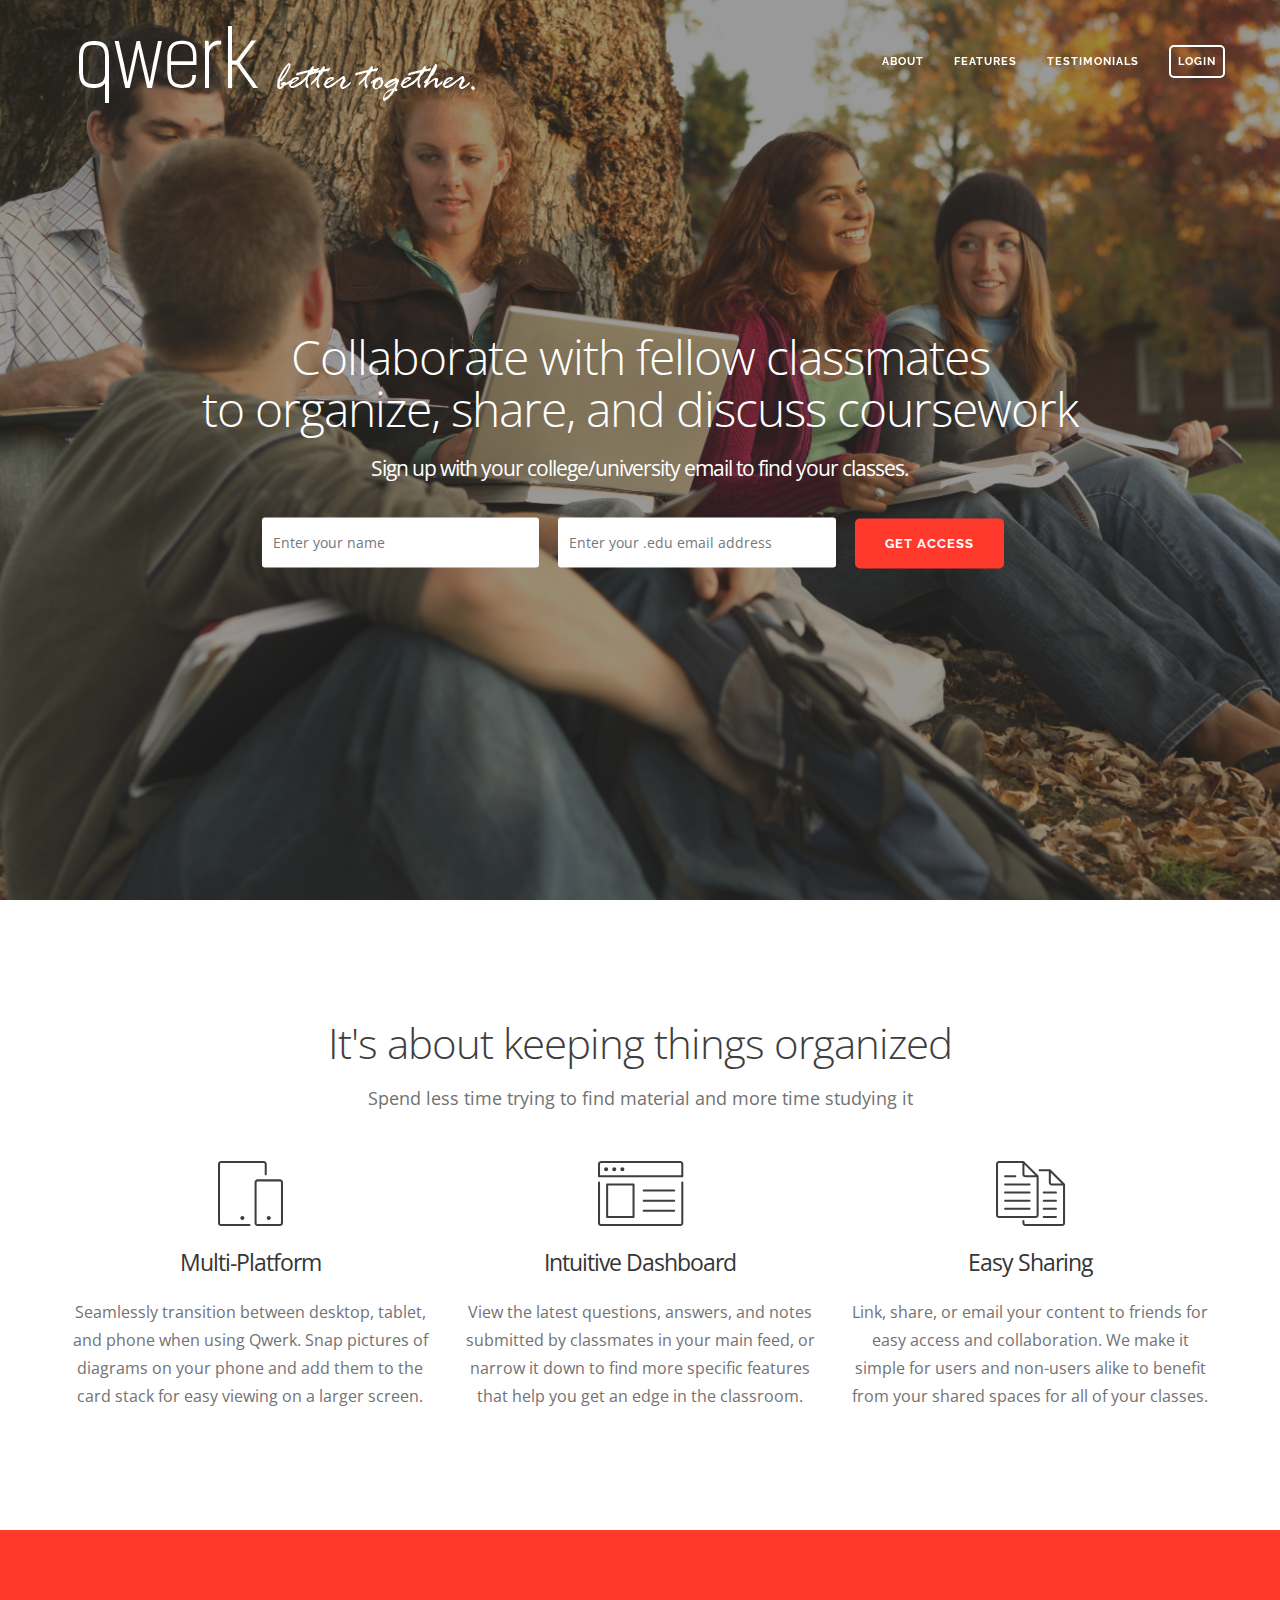
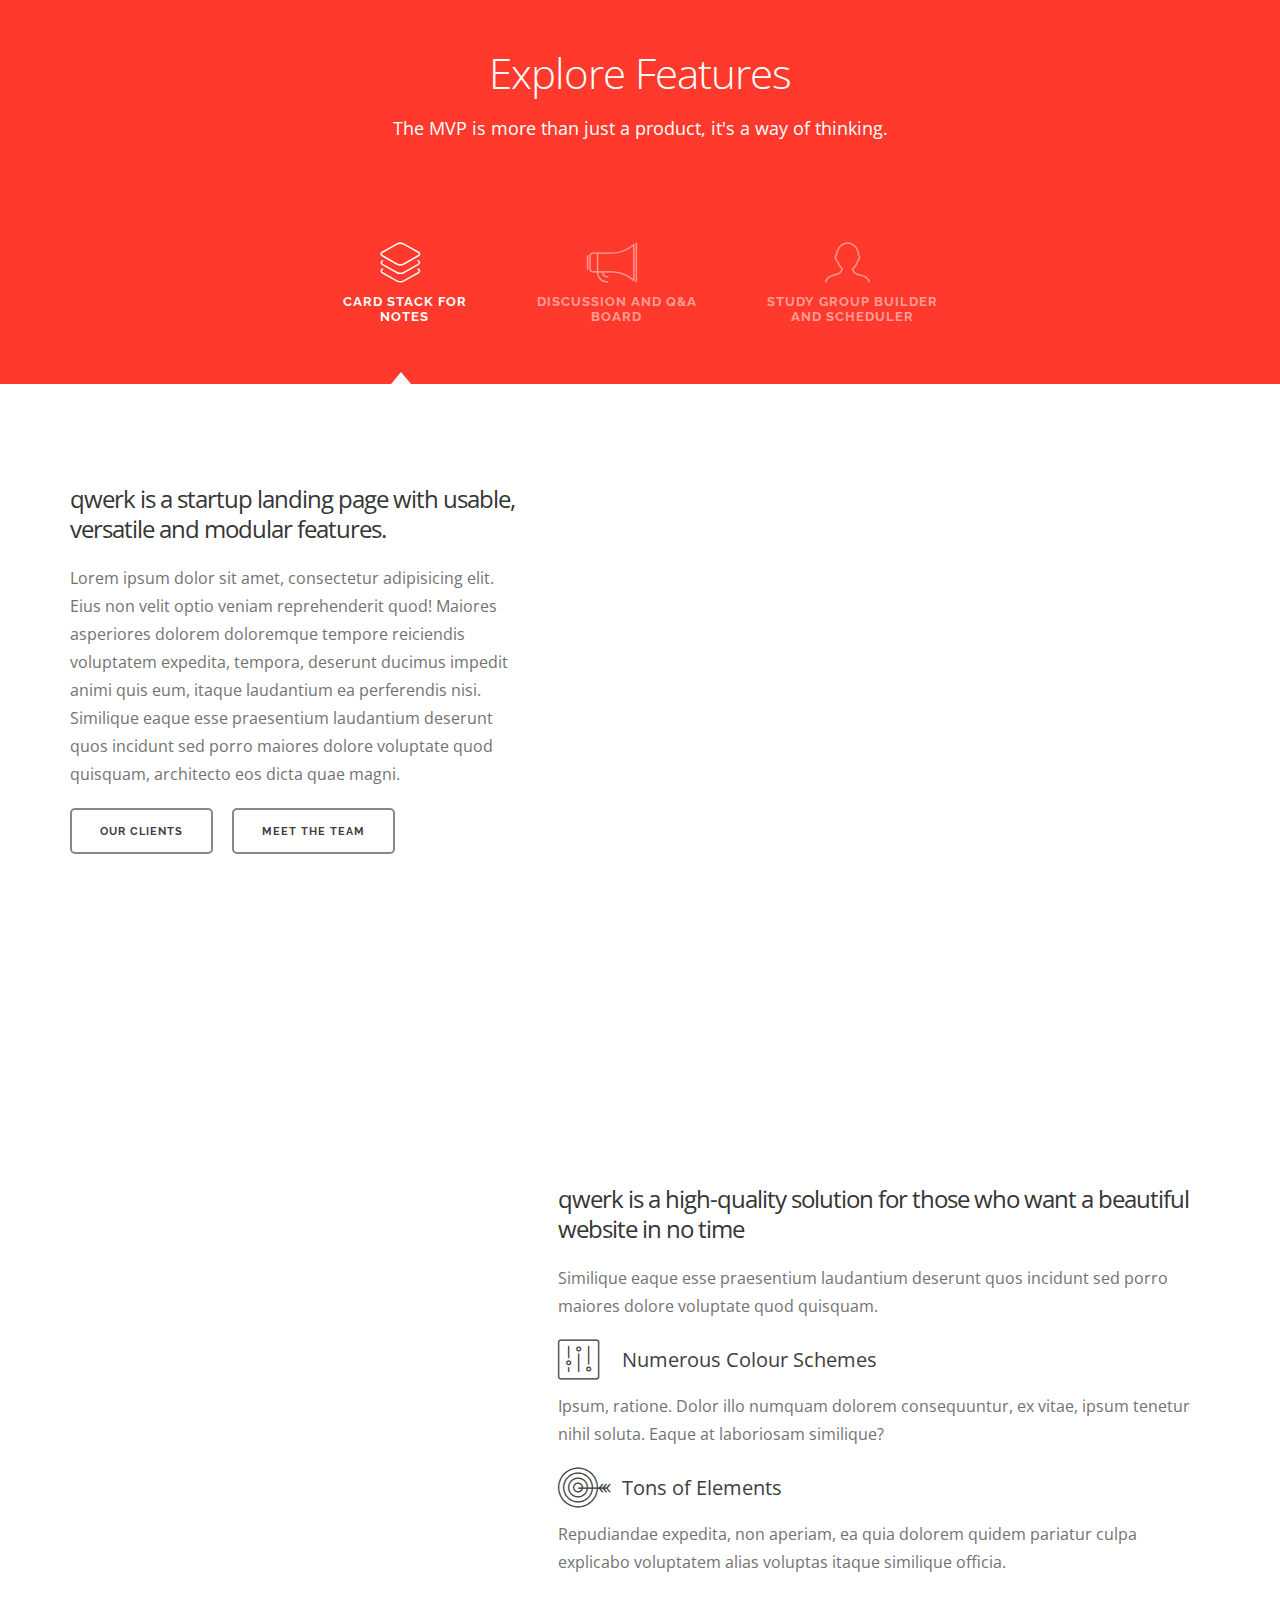
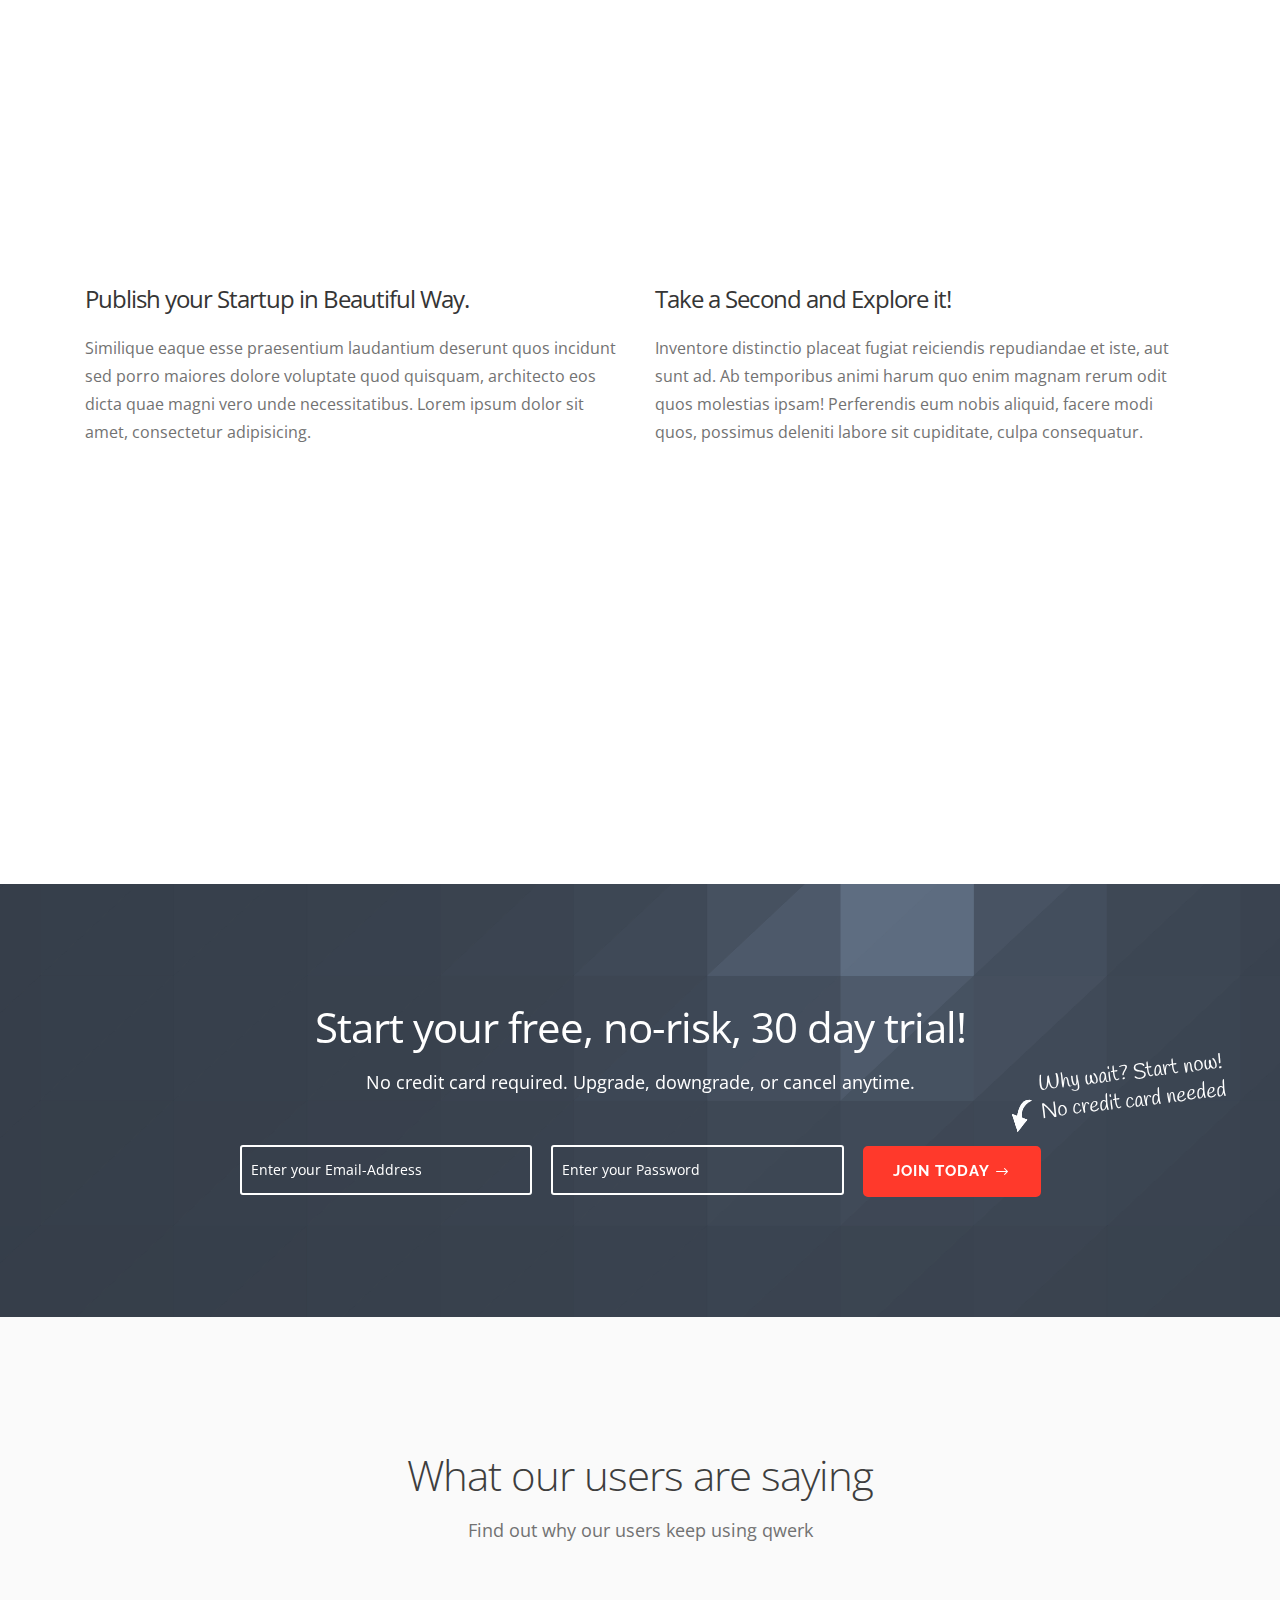
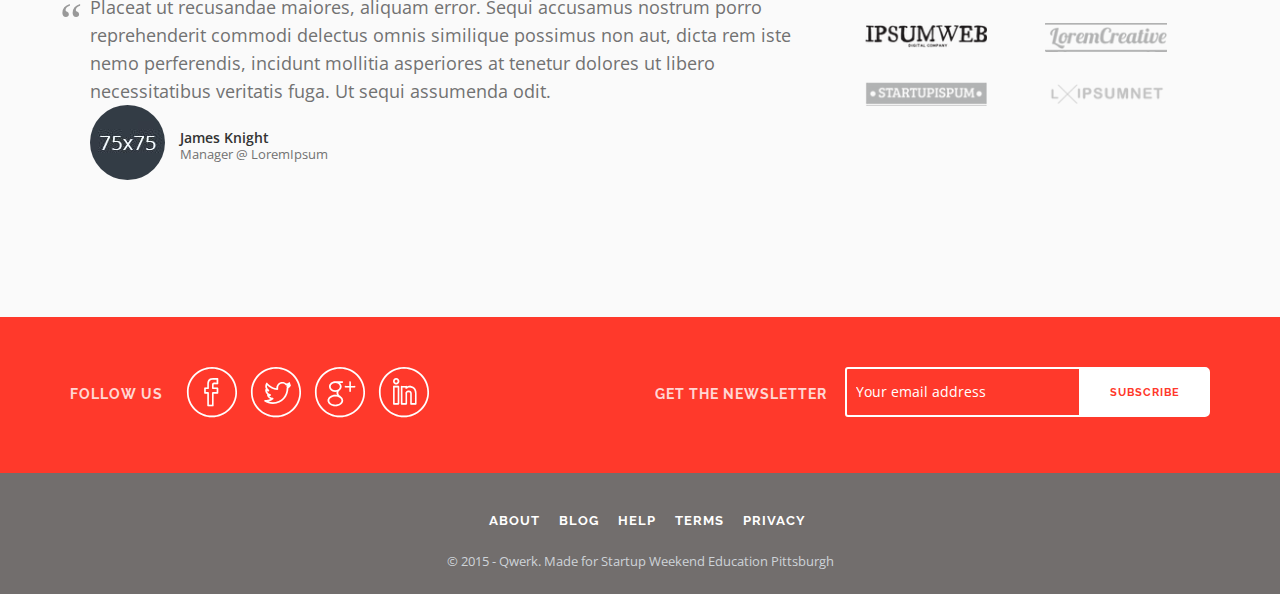
<file: StartupEducationWeekend/Landing Page/index.html>
<!doctype html>
<html lang="en">
<head>
    <meta charset="utf-8">

    <!-- TITLE OF SITE -->
    <title>qwerk | Startup and App Responsive Landing Page Template</title>

    <meta name="description" content="Responsive Landing Page for Presenting Your Startup: Saas, Mobile or Web Application" />
    <meta name="keywords" content="qwerk, startup theme, startup template, startup example, startup landing page, one page, responsive, app landing, html template, mobile application, responsive landing page" />
    <meta name="author" content="ThemeDept">
    <meta name="viewport" content="width=device-width, initial-scale=1, maximum-scale=1">

    <!-- FAVICON  -->
    <link rel="icon" href="assets/images/favicon/favicon.ico">
    
    <!-- =========================
       STYLESHEETS 
    ============================== -->
    
    <!-- BOOTSTRAP CSS -->
    <link rel="stylesheet" href="assets/css/plugins/bootstrap.min.css">

    <!-- FONT ICONS -->
    <link rel="stylesheet" href="assets/css/icons/icons.min.css">
     
    <!-- GOOGLE FONTS -->
    <link href="http://fonts.googleapis.com/css?family=Raleway:300,400,600,700%7COpen+Sans:300,400,600,700%7CHandlee" rel="stylesheet">
    
    <!-- PLUGINS STYLESHEET -->
    <link rel="stylesheet" href="assets/css/plugins/plugins.min.css">
    
    <!-- CUSTOM STYLESHEET -->
    <link rel="stylesheet" href="assets/css/style.css">

    <!-- RESPONSIVE FIXES -->
    <link rel="stylesheet" href="assets/css/responsive.css">

    <!-- COLORE STYLESHEET -->
    <!-- Change here the Main Color of the Site: Choose your favorite predefined color from assets/css/colors.css -->
    <link rel="stylesheet" href="assets/css/colors/red.css" title="red">
    
    
    <!--[if lt IE 9]>
            <script src="assets/js/plugins/html5shiv.min.js"></script>
            <script src="assets/js/plugins/respond.min.js"></script>
    <![endif]-->

</head>

<body>
    <div class="main-wrapper">

        <!-- =========================
             PRELOADER
        ============================== -->
        <div class="preloader">
            <div class="loader-container">
                <div class="text-logo">qwerk</div>
                <div class="signal"></div>
            </div>
        </div> 
        

        <!-- =========================
             HEADER
        ============================== -->
        <header class="header" id="top" data-stellar-background-ratio="0.5">
            <!-- Background Overlay -->
            <div class="overlay">

                <!-- =========================================
                     Navigation
                ========================================== -->
                <nav class="navbar navbar-fixed-top" role="navigation">
                    <div class="container">
                        <div class="row">
                            <div class="col-md-12">
                                <!-- Navbar-Header -->
                                <div class="navbar-header">
                                    
                                    <!-- Mobile Menu -->
                                    <button data-target=".navbar-collapse" data-toggle="collapse" class="navbar-toggle" type="button">
                                        <i class="icon icon_menu"></i>
                                    </button>

                                    <!-- Text-Logo -->
                                    <a href="#top" title="qwerk">
                                        <img src="assets/images/logo.png" alt="Logo">
                                    </a>
                                </div><!-- /End Navbar-Header -->

                                <!-- Navbar-Collapse -->
                                <div class="navbar-collapse collapse">
                                    <ul class="nav navbar-nav navbar-right">
                                        <!-- Menu Items -->
                                        <li><a href="#about" title="" class="scrollto">About</a></li>
                                        <li><a href="#features" title="" class="scrollto">Features</a></li>
                                        <!-- <li><a href="#pricing" title="" class="scrollto">Pricing</a></li>
                                        <li><a href="#testimonials" title="" class="scrollto">Testimonials</a></li>
                                        <li><a href="#team" title="" class="scrollto">Team</a></li> -->
                                        <li><a href="#testimonials" title="" class="scrollto">Testimonials</a></li>
                                        <!-- Login and Signup Modal on click -->
                                        <li><a class="btn btn-nav" data-toggle="modal" href="javascript:void(0)" onclick="openLoginModal();">Login</a></li>                                    </ul>
                                </div><!-- /End Navbar-Collapse -->
                            </div><!-- /End Col -->
                        </div><!-- /End Row -->
                    </div><!-- /End Container -->
                </nav><!-- /End Sticky Navigation -->


                <!-- =========================================
                     Login/Signup Bootstrap Modal
                ==========================================  -->
                <div class="modal fade login" id="loginModal">
                    <div class="modal-dialog">
                        <div class="modal-content">
                            
                            <!-- Modal-Header -->
                            <div class="modal-header">
                                <!-- Close Button -->
                                <button type="button" class="close" data-dismiss="modal" aria-hidden="true">
                                    <i class="icon icon_close_alt2"></i>
                                </button>
                                <!-- Modal-Header Title-->
                                <h4 class="modal-title">Sign in to <span>qwerk</span></h4>
                                <p class="modal-subtitle">Enter your name and email</p>
                            </div><!-- /End Modal-Header -->

                            <!-- Modal-Body Content -->
                            <div class="modal-body">  
                                <div class="box">
                                     <div class="content">
                                        <!-- Login Form -->
                                        <div class="loginBox">
                                            <form id="login-modal" role="form">
                                                <!-- Success/Alert Notification -->
                                                <p class="lm-success"><i class="icon icon_check_alt2"></i> <strong>Congratulation! Login modal validation is working. Implement your code.</strong></p>
                                                <p class="lm-failed"><i class="icon icon_close_alt2"></i><strong> Something went wrong! Insert correct value.</strong></p>
                                                <!-- Input Fields -->
                                                <input id="lm-email" class="form-control input-lg" type="text" placeholder="Email" name="lm-email" required>
                                                <input id="lm-password" class="form-control input-lg" type="password" placeholder="Password" name="lm-password" required>
                                                <!-- Login Button -->
                                                <button class="btn btn-color">Login</button>
                                            </form>
                                        </div><!-- /End Login Form -->
                                     </div>
                                </div><!-- /End Login Form Box -->
                                <div class="box">
                                    <!-- Signup Form -->
                                    <div class="content registerBox" style="display:none;">
                                        <form id="signup-modal" role="form">
                                            <!-- Success/Alert Notification -->
                                            <p class="sm-success"><i class="icon icon_check_alt2"></i> <strong>Congratulation! Signup modal validation is working. Implement your code.</strong></p>
                                            <p class="sm-failed"><i class="icon icon_close_alt2"></i><strong> Something went wrong! Insert correct value.</strong></p>
                                            <!-- Input Fields -->
											<input id="sm-name" class="form-control input-lg" type="text" placeholder="Name" name="sm-name" required>
                                            <input id="sm-email" class="form-control input-lg" type="text" placeholder="Email" name="sm-email" required>
                                            <!-- <input id="sm-password" class="form-control input-lg" type="password" placeholder="Password" name="sm-password">
                                            <input id="sm-confirm" class="form-control input-lg" type="password" placeholder="Repeat Password" name="sm-confirm"> -->											
                                            <!-- Signup Button -->
                                            <button class="btn btn-color">Create Account</button>
                                        </form>
                                        
                                    </div><!-- /End Signup Form -->
                                </div><!-- /End Signup Form Box -->
                            </div><!-- /End Modal-Body -->

                            <!-- Modal-Footer -->
                            <div class="modal-footer">
                                <!-- Login-Footer. Redirect to Signup-Modal-->
                                <div class="forgot login-footer">
                                    <span>Don't have an account? 
                                         <a href="javascript: showRegisterForm();">Sign up.</a>
                                    </span>
                                </div>
                                <!-- Signup-Footer. Redirect to Login-Modal -->
                                <div class="forgot register-footer" style="display:none">
                                     <span>Already have an account?</span>
                                     <a href="javascript: showLoginForm();">Login</a>
                                </div>
                            </div><!-- /End Modal-Footer -->      
                          
                        </div><!-- /End Modal Content -->
                    </div><!-- /End Modal Dialog -->
                </div><!-- /End Modal -->

                
                <!-- =========================================
                     Hero-Section
                ========================================== -->
                <div class="container vmiddle fast-reg">
                    <div class="row">
                        <div class="col-md-12">
                            <div class="hero-section">
                                
                                <!-- Welcome - Hero Message -->
                                <h1 class="text-white">Collaborate with fellow classmates<br> to organize, share, and discuss coursework</h1>
                                <p class="text-white">Sign up with your college/university email to find your classes.</p>
                                
                                <div class="col-sm-12">
                                    <div class="fast-reg-box">
                                        <!-- Fast Registration Form -->
                                        <form id="fast-reg" role="form">
                                            <!-- Notification -->
                                            <p class="fast-success"><i class="icon icon_check_alt2"></i> <strong>Sign in to <span>qwerk</span></strong></p>
                                            <p class="fast-failed"><i class="icon icon_close_alt2"></i><strong> Something went wrong! Insert correct value.</strong></p>  

                                            <!-- Input fields -->
											<div class="form-group">
                                                <input type="text" size="25" name="name" id="user-name" class="form-control input-lg" placeholder="Enter your name" required>
                                            </div>
                                            <div class="form-group">
                                                <input type="email" name="fast-email" id="fast-email" class="form-control input-lg" placeholder="Enter your .edu email address" required>
                                            </div>
                                            
                                            <!-- Signup Button -->
                                            <button class="btn btn-color">Get Access</button>
                                        </form>
                                    </div><!-- /End Fast-Reg -->
                                </div><!-- /End Col -->
                            </div><!-- /End Intro-Section -->
                        </div><!-- /End Col -->
                    </div><!-- /End Row -->
                </div><!-- /End Container Hero-Section -->


            </div><!-- /End Background Overlay -->
        </header>
        <!-- =========================
             /END HEADER
        ============================== -->

        
        <!-- =================================
             SECTION ABOUT - INTRO FEATURES
        ====================================== -->
        <section class="intro-features" id="about">
            <div class="container">
                <!-- Padding -->
                <div class="wrapper-lg">
                    <div class="row">
                        <!-- Section Header Title -->
                        <div class="col-xs-12">
                            <h2>It's about keeping things organized</h2>
                            <p class="large">Spend less time trying to find material and more time studying it </p>
                        </div>
                    </div>
                    <!-- Three Main Features with Icons -->
                    <div class="row">
                        <div class="col-sm-4 intro-content">
                            <div class="icon-lg">
                                <i class="icon icon-mobile"></i>
                            </div>
                            <h4>Multi-Platform</h4>
                            <p>Seamlessly transition between desktop, tablet, and phone when using Qwerk.  Snap pictures of diagrams on your phone and add them to the card stack for easy viewing on a larger screen.<p>
                        </div>
                        <div class="col-sm-4 intro-content">
                            <div class="icon-lg">
                                <i class="icon icon-browser"></i>
                            </div>
                            <h4>Intuitive Dashboard</h4>
                            <p>View the latest questions, answers, and notes submitted by classmates in your main feed, or narrow it down to find more specific features that help you get an edge in the classroom.</p>  
                        </div>
                        <div class="col-sm-4 intro-content">
                            <div class="icon-lg">
                                <i class="icon icon-documents"></i>
                            </div>
                            <h4>Easy Sharing</h4>
                            <p>Link, share, or email your content to friends for easy access and collaboration.   We make it simple for users and non-users alike to benefit from your shared spaces for all of your classes.</p>
                        </div>
                    </div><!-- /End Row -->
                </div><!-- /End Wrapper -->
            </div><!-- /End Container -->
        </section>
        <!-- =============================
             /END INTRO FEATURES
        ============================== -->
            
        
        <!-- ==================================================
            FEATURES SECTION
        ======================================================= -->
        <section class="tab-features color-bg" id="features">
            <div class="container">
                <div class="features-title">
                    <div class="row">
                        <div class="col-md-12">
                            <h2 class="text-white">Explore Features</h2>
                            <p class="large text-white">The MVP is more than just a product, it's a way of thinking.</p>
                        </div>
                    </div>
                </div>
            </div>

            <div class="row">
                <div class="col-xs-12">
                    <!-- Features Tab -->
                    <div class="tabs features tab-container">
                        <ul class="etabs">
                             <!-- Feature Icon -->
                            <li class="tab">
                                    <a href="#tab-feature-2">
                                        <div class="icon-sm">
                                            <i class="icon icon-layers"></i>
                                        </div>
                                        <h5 class="text-white">Card Stack for<br> Notes</h5>
                                    </a>
                            </li>
                            <!-- Feature Icon -->
                            <li class="tab">
                                    <a href="#tab-feature-3">
                                        <div class="icon-sm">
                                            <i class="icon icon-megaphone"></i>
                                        </div>
                                        <h5 class="text-white">Discussion and Q&A<br> Board</h5>
                                    </a>
                            </li>
                            <!-- Feature Icon -->
                            <li class="tab">
                                    <a href="#tab-feature-4">
                                        <div class="icon-sm">
                                            <i class="icon icon-profile-male"></i>
                                        </div>
                                        <h5 class="text-white">Study Group Builder<br>and Scheduler</h5>
                                    </a>
                            </li>
                                                    </ul><!-- /End Etabs -->
                  
                        <div class="panel-container">
                            
                            <div class="tab-content" id="tab-feature-1">
                                <div class="container">
                                    <div class="row">
                                        <!-- Feature Description 2cols Text-Left with Buttons -->
                                        <div class="col-md-5 col-sm-6">
                                            <h4>qwerk is a startup landing page with usable, versatile and modular features.</h4>
                                            <p>Lorem ipsum dolor sit amet, consectetur adipisicing elit. Eius non velit optio veniam reprehenderit quod! Maiores asperiores dolorem doloremque tempore reiciendis voluptatem expedita, tempora, deserunt ducimus impedit animi quis eum, itaque laudantium ea perferendis nisi. Similique eaque esse praesentium laudantium deserunt quos incidunt sed porro maiores dolore voluptate quod quisquam, architecto eos dicta quae magni.</p>
                                            <div class="btn-box">
                                                <a href="#testimonials" class="btn btn-grey scrollto">Our Clients</a>
                                                <a href="#team" class="btn btn-grey scrollto">Meet the Team</a>
                                            </div>
                                        </div>
                                        <!-- Image-right -->
                                        <div class="col-md-7 col-sm-6 hidden-xs wow fadeInRight" data-wow-duration="2s">
                                            <img src="assets/images/features/feature1.png" alt="">
                                        </div>
                                    </div>
                                </div>
                            </div><!-- /End Tab-content -->

                            <div class="tab-content" id="tab-feature-2">
                                <div class="container">
                                    <div class="row">
                                        <!-- Feature Description 2cols Text-Right with Icons -->
                                        <div class="col-xs-12 col-sm-6 col-sm-push-6 col-lg-7 col-lg-push-5">
                                            <h4>qwerk is a high-quality solution for those who want a beautiful website in no time</h4>
                                            <p>Similique eaque esse praesentium laudantium deserunt quos incidunt sed porro maiores dolore voluptate quod quisquam.</p>
                                            <div class="tab-icon">
                                                <div class="icon-sm">
                                                    <i class="icon icon-adjustments"></i>
                                                </div>
                                                <p class="large">Numerous Colour Schemes</p>
                                                <p> Ipsum, ratione. Dolor illo numquam dolorem consequuntur, ex vitae, ipsum tenetur nihil soluta. Eaque at laboriosam similique?</p>
                                            </div>
                                            <div class="tab-icon">
                                                <div class="icon-sm">
                                                    <i class="icon icon-target"></i>
                                                </div>
                                                <p class="large">Tons of Elements</p>
                                                <p> Repudiandae expedita, non aperiam, ea quia dolorem quidem pariatur culpa explicabo voluptatem alias voluptas itaque similique officia.</p>
                                            </div>
                                        </div>
                                        <!-- Image-Left -->
                                        <div class="col-xs-12 col-sm-6 col-sm-pull-6 col-lg-5 col-lg-pull-7 hidden-xs wow fadeInLeft" data-wow-duration="2s">
                                            <img src="assets/images/features/feature2.png" class="img-device" alt="">
                                        </div>
                                    </div>
                                </div>
                            </div><!-- / End Tab-content -->

                            <div class="tab-content" id="tab-feature-3">
                                <div class="container">
                                    <div class="row">
                                        <!-- Feature Description 2cols Text-Left -->
                                        <div class="col-md-5 col-sm-6">
                                            <h4>qwerk is a fully responsive landing page template with awesome features and interactive elements.</h4>
                                            <p>Lorem ipsum dolor sit amet, consectetur adipisicing elit. Eius non velit optio veniam reprehenderit quod! Maiores asperiores dolorem doloremque tempore reiciendis voluptatem expedita, tempora, deserunt ducimus impedit animi quis eum, itaque laudantium ea perferendis nisi.</p>
                                        </div>
                                        <!-- Image-Right -->
                                        <div class="col-md-7 col-sm-6 hidden-xs wow fadeInRight" data-wow-duration="2s">
                                            <img src="assets/images/features/feature3.png" alt="">
                                        </div>
                                    </div>
                                </div>
                            </div><!-- /End Tab-content -->

                            <div class="tab-content" id="tab-feature-4">
                                <div class="container">
                                    <div class="row">
                                        <!-- Feature Description 2col Text-Left with Icons-->
                                        <div class="col-md-7 col-sm-6">
                                            <h4>There are a lot of different blocks that will help you to make a perfect project.</h4>
                                            <p>Deserunt ducimus impedit animi quis eum, itaque laudantium ea perferendis nisi. Similique eaque esse.</p>
                                            <div class="tab-icon">
                                                <div class="icon-sm">
                                                    <i class="icon icon-profile-male"></i>
                                                </div>
                                                <p class="large">Amazingly Simple Use</p>
                                                <p>Tempora, veniam. Tempore nihil praesentium obcaecati velit, harum nam dicta sequi quam sunt incidunt facilis itaque..</p>
                                            </div>
                                            <div class="tab-icon">
                                                <div class="icon-sm">
                                                    <i class="icon icon-compass"></i>
                                                </div>
                                                <p class="large">Clear Documentation</p>
                                                <p>Officia illum, perferendis dolorum dolor sit eveniet, tempore incidunt animi totam qui voluptas, inventore velit illo!</p>
                                            </div>
                                        </div>
                                        <!-- Image Right -->
                                        <div class="col-md-5 col-sm-6 hidden-xs wow fadeInRight" data-wow-duration="2s">
                                            <img src="assets/images/features/feature4.png" class="img-device" alt="">
                                        </div>
                                    </div>
                                </div>
                            </div><!-- /End Tab-content -->

                            <div class="tab-content" id="tab-feature-5">
                                <div class="container">
                                    <div class="row">
                                        <!-- Feature Description 2col Text both -->
                                        <div class="col-xs-12">
                                            <div class="col-sm-6">
                                                <h4>Publish your Startup in Beautiful Way.</h4>
                                                <p>Similique eaque esse praesentium laudantium deserunt quos incidunt sed porro maiores dolore voluptate quod quisquam, architecto eos dicta quae magni vero unde necessitatibus. Lorem ipsum dolor sit amet, consectetur adipisicing.</p>
                                            </div>
                                            <div class="col-sm-6">
                                                <h4>Take a Second and Explore it!</h4>
                                                <p>Inventore distinctio placeat fugiat reiciendis repudiandae et iste, aut sunt ad. Ab temporibus animi harum quo enim magnam rerum odit quos molestias ipsam! Perferendis eum nobis aliquid, facere modi quos, possimus deleniti labore sit cupiditate, culpa consequatur.</p>
                                            </div>
                                        </div>
                                    </div>   
                                    <div class="row">
                                        <!-- Image below --> 
                                        <div class="col-xs-12 hidden-xs wow fadeInUp" data-wow-duration="2s">
                                            <img src="assets/images/features/feature5.png" class="img-device" alt="">
                                        </div>
                                    </div>   
                                </div>
                            </div><!-- / End Tab-content -->

                        </div><!-- / End Panel-Container -->
                    </div><!-- / End Tabs -->
                </div><!-- /End Col -->
            </div><!-- /End Row -->
        </section>
        <!-- =============================
             /END FEATURES TAB
        ============================== -->
        
        
        <!-- ==================================================
            SIGNUP DIVIDER
        ======================================================= -->
        <section id="canvas-bg" class="dark-bg signup-divider">
            <div class="container">
                <div class="wrapper-lg">
                    <div class="row">
                        <div class="col-md-12">
                            <h2 class="text-white">Start your free, no-risk, 30 day trial!</h2>
                            <p class="large text-white">No credit card required. Upgrade, downgrade, or cancel anytime.</p>
                            <!-- Handwritten text with arrow -->
                            <p class="signup-handwritten text-white">Why wait? Start now! <br>No credit card needed</p>
                        </div>
                    </div>

                    <div class="row">
                        <!-- Signup Form -->
                        <form id="signup-divider" role="form">
                            <!-- Notification -->
                            <p class="signup-success"><i class="icon icon_check_alt2"></i> <strong>Congratulation! Welcome to 30 day Free Trial. Check your email address.</strong></p>
                            <p class="signup-failed"><i class="icon icon_close_alt2"></i><strong> Something went wrong! Insert correct value.</strong></p>  

                            <!-- Input fields -->
                            <div class="form-group">
                                <input type="email" name="signup-email" id="signup-email" class="form-control input-lg" placeholder="Enter your Email-Address" required>
                            </div>
                            <div class="form-group">
                                <input type="password" size="25" name="signup-password" id="signup-password" class="form-control input-lg" placeholder="Enter your Password" required>
                            </div>
                            <!-- Signup Button -->
                            <button class="btn btn-color">Join Today <i class="icon arrow_right"></i></button>
                        </form>
                    </div><!-- /End Row -->
                </div><!-- /End Wrapper -->
            </div><!-- /End Container -->
        </section>
        <!-- =============================
             /END SIGNUP SECTION 
        ============================== -->

        <!-- =======================================================
             TESTIMONIALS WITH PRESS/CLIENTS LOGOS
        ============================================================ -->
        <section class="testimonial-press light-bg" id="testimonials">
            <div class="container vmiddle">
                <div class="row">
                    <div class="col-md-12">
                        <h2>What our users are saying</h2>
                        <p class="large">Find out why our users keep using qwerk</p>
                    </div>
                </div>
                <div class="row">
                    <div class="tabs testimonials tab-container">
                        <div class="col-md-8">
                            <div class="panel-container">
                                <div class="tab-block" id="tab-testimonials-1">
                                    <blockquote>
                                        <!-- Testimonial quote -->
                                        <p>Placeat ut recusandae maiores, aliquam error. Sequi accusamus nostrum porro reprehenderit commodi delectus omnis similique possimus non aut, dicta rem iste nemo perferendis, incidunt mollitia asperiores at tenetur dolores ut libero necessitatibus veritatis fuga. Ut sequi assumenda odit.</p>
                                        <!-- Testimonial image -->
                                        <img src="assets/images/testimonials/testimonial-1.jpg" alt=" ">
                                        <!-- Testimonial info -->
                                        <p class="testimonial-name"><span>James Knight</span>Manager @ LoremIpsum</p>
                                    </blockquote>
                                </div><!-- /End Tab-block -->
                                <div class="tab-block" id="tab-testimonials-2">
                                    <blockquote>
                                        <!-- Testimonial quote -->
                                        <p>Iusto quam fugit consequatur explicabo at deserunt eius vel, debitis non itaque blanditiis error iure modi, asperiores molestiae dolorum! Earum expedita sit, nesciunt neque magnam at dolorem praesentium saepe! Rerum recusandae qui quidem, a neque consequatur laboriosam.</p>
                                        <!-- Testimonial image -->
                                        <img src="assets/images/testimonials/testimonial-2.jpg" alt=" ">
                                        <!-- Testimonial info -->
                                        <p class="testimonial-name"><span>Nathan Wood</span>Chief Technology Officer @ StartupIpsum</p>
                                    </blockquote>
                                </div><!-- /End Tab-block -->
                                <div class="tab-block" id="tab-testimonials-3">
                                    <blockquote>
                                        <!-- Testimonial quote -->
                                        <p>Commodi quod eligendi molestiae quaerat temporibus odio alias, nobis repudiandae eum molestias libero modi non ipsum architecto facere cumque esse veritatis voluptatibus. Quia eius nulla deleniti impedit officia quidem temporibus, enim! Ab ex, ipsa ullam asperiores itaque.</p>
                                        <!-- Testimonial image -->
                                        <img src="assets/images/testimonials/testimonial-3.jpg" alt=" ">
                                        <!-- Testimonial info -->
                                        <p class="testimonial-name"><span>Amber Evans</span>Chief Marketing Officer @ AgencyLorem</p>
                                    </blockquote>
                                </div><!-- /End Tab-block -->
                                <div class="tab-block" id="tab-testimonials-4">
                                    <blockquote>
                                        <!-- Testimonial quote -->
                                        <p>Aliquid doloremque ipsum ipsam molestias aliquam ab quod mollitia sed. Vero sapiente voluptatem, voluptatum excepturi a doloribus. Dicta sit quo sed, eaque! Voluptates in illo maiores corporis? Placeat ut recusandae maiores, aliquam error. Sequi accusamus nostrum porro.</p>
                                        <!-- Testimonial image -->
                                        <img src="assets/images/testimonials/testimonial-4.jpg" alt=" ">
                                        <!-- Testimonial info -->
                                        <p class="testimonial-name"><span>Harry Palmer</span>CEO and Founder @ IpsumSite</p>
                                    </blockquote>
                                </div><!-- /End Tab-block -->
                            </div><!-- /End Panel-container -->
                        </div><!-- /End Col -->
                            
                        <ul class="etabs col-md-4 list-unstyled">
                            <li class="tab col-md-6">
                                <a href="#tab-testimonials-1">
                                    <!-- Testimonial logo -->
                                    <img src="assets/images/press-logos/press-3.png" alt="">
                                </a>
                            </li>
                            <li class="tab col-md-6">
                                <a href="#tab-testimonials-2">
                                    <!-- Testimonial logo -->
                                    <img src="assets/images/press-logos/press-2.png" alt="">
                                </a>
                            </li>
                            <li class="tab col-md-6">
                                <a href="#tab-testimonials-3">
                                    <!-- Testimonial logo -->
                                    <img src="assets/images/press-logos/press-1.png" alt="">
                                </a>
                            </li>
                            <li class="tab col-md-6">
                                <a href="#tab-testimonials-4">
                                    <!-- Testimonial logo -->
                                    <img src="assets/images/press-logos/press-4.png" alt="">
                                </a>
                            </li>
                        </ul><!-- /End Etabs --> 

                    </div><!-- /End Tabs --> 
                </div><!-- /End Row -->
            </div><!-- /End Container -->
        </section>
        <!-- =============================
             /END TESTIMONIALS
        ============================== -->
 
        
        <!-- ==================================================
            NEWSLETTER AND SOCIAL DIVIDER
        ======================================================= -->
        <section class="newsletter color-bg" id="newsletter">
            <div class="container">
                <div class="wrapper-sm">
                    <div class="row">
                        <div class="col-md-6">
                            <!-- =========================
                                Social Icons
                            ============================== -->
                            <div class="table">
                                <div class="table-row">
                                    <div class="table-cell follow">
                                        <h5 class="table-title">Follow Us</h5>
                                    </div>
                                    <div class="table-cell">
                                        <ul class="social-list">
                                            <li>
                                                <a href="#">
                                                    <i class="icon icon-facebook"></i>
                                                </a>
                                            </li>
                                            <li>
                                                <a href="#">
                                                    <i class="icon icon-twitter"></i>
                                                </a>
                                            </li>
                                            <li>
                                                <a href="#">
                                                    <i class="icon icon-googleplus"></i>
                                                </a>
                                            </li>
                                            <li>
                                                <a href="#">
                                                    <i class="icon icon-linkedin"></i>
                                                </a>
                                            </li>
                                        </ul>
                                    </div><!-- /End Table-Cell -->
                                </div><!-- /End Table-Row -->
                            </div><!-- /End Table -->
                        </div><!-- /End Col -->

                        <div class="col-md-6">
                            <!-- =========================
                                MAILCHIMP SUBSCRIPTION FORM 
                            ============================== -->            
                            <form class="mailchimp-subscribe" role="form">
                                <div class="table">
                                    <div class="table-row">
                                        <div class="table-cell getnewsletter">
                                            <h5 class="table-title">Get the Newsletter</h5>
                                        </div>
                                        <div class="table-cell">
                                            <div class="input-group text-white">
                                                <!-- Input Form -->
                                                <input type="email" id="subscriber-email" name="email" placeholder="Your email address" class="form-control">
                                                <!-- Submit Button -->
                                                <span class="input-group-btn">
                                                    <button class="btn btn-white">Subscribe</button>
                                                </span>
                                            </div><!-- /End Input Group -->
                                        </div><!-- /End Table-Cell -->
                                    </div><!-- /End Table-Row -->
                                </div><!-- /End Table -->
                                <div class="col-md-10 col-md-offset-1 col-sm-8 col-sm-offset-2">
                                    <!-- Notifications --> 
                                    <p class="mc-success"></p>
                                    <p class="mc-failed"></p>
                                </div>
                            </form><!-- /End Mailchimp Subscribe Form -->
                                      
                            <!-- =========================
                                LOCAL SUBSCRIPTION FORM 
                            ============================== -->
                            <!-- ALTERNATE USE: SAVE YOUR SUBSCRIBE LIST IN .TXT

                            <form id="subscribe" role="form">
                                <div class="table">
                                    <div class="table-row">
                                        <div class="table-cell getnewsletter">
                                            <h5 class="table-title">Get the Newsletter</h5>
                                        </div>
                                    </div>
                                    <div class="table-cell">
                                        <div class="input-group">
                                            <input type="email" id="s-email" name="email" placeholder="Your email address" class="form-control">
                                            <span class="input-group-btn">
                                                <button class="btn btn-color">Submit</button>
                                            </span>
                                        </div>
                                    </div>
                                </div>
                                <div class="col-md-10 col-md-offset-1 col-sm-8 col-sm-offset-2">
                                    <p class="subscription-success"><i class="icon icon_check_alt2"></i> You are successfully subscribed for our newsletter.</p>
                                    <p class="subscription-failed"><i class="icon icon_close_alt2"></i> Something went wrong!</p>
                                </div>
                            </form>
                            -->

                        </div><!-- /End Col -->
                    </div><!-- /End Row -->
                </div><!-- End Wrapper -->
            </div><!-- /End Container -->
        </section>
        <!-- =============================
             /END NEWSLETTER SECTION 
        ============================== -->
        
        
        <!-- ==================================================
            FOOTER
        ======================================================= -->
        <footer class="footer dark-bg" id="footer">
            <div class="container">   
<div class="row">
<div class="col-sm-12">
                             <ul class="footer-nav">
                                    <li>
                                        <a href="#">About</a>
                                    </li>
                                    <li>
                                        <a href="#">Blog</a>
                                    </li>
                                    <li>
                                        <a href="#">Help</a>
                                    </li>
                                    <li>
                                        <a href="#">Terms</a>
                                    </li>
                                    <li>
                                        <a href="#">Privacy</a>
                                    </li>
                                </ul>
                                <p class="footer-copy">&copy; 2015 - Qwerk. Made for Startup Weekend Education Pittsburgh </p>
            </div><!-- /End Container -->
</div>
</div>
        </footer>

    </div><!-- /End Main Wrapper -->

    <!-- =========================
         SCRIPTS 
    ============================== -->
    <script src="assets/js/plugins/jquery1.11.0.min.js"></script>
    <script src="assets/js/plugins/bootstrap.min.js"></script>
    <script src="assets/js/plugins/jquery.easing.1.3.min.js"></script>
    <script src="assets/js/plugins/modernizr.custom.min.js"></script>
    <script src="assets/js/plugins/plugins.min.js"></script>
    <script src="assets/js/plugins/twitter/tweetie.min.js"></script>
    <!-- Custom Script -->
    <script src="assets/js/custom.js"></script>

    

</body>
</html>
</file>
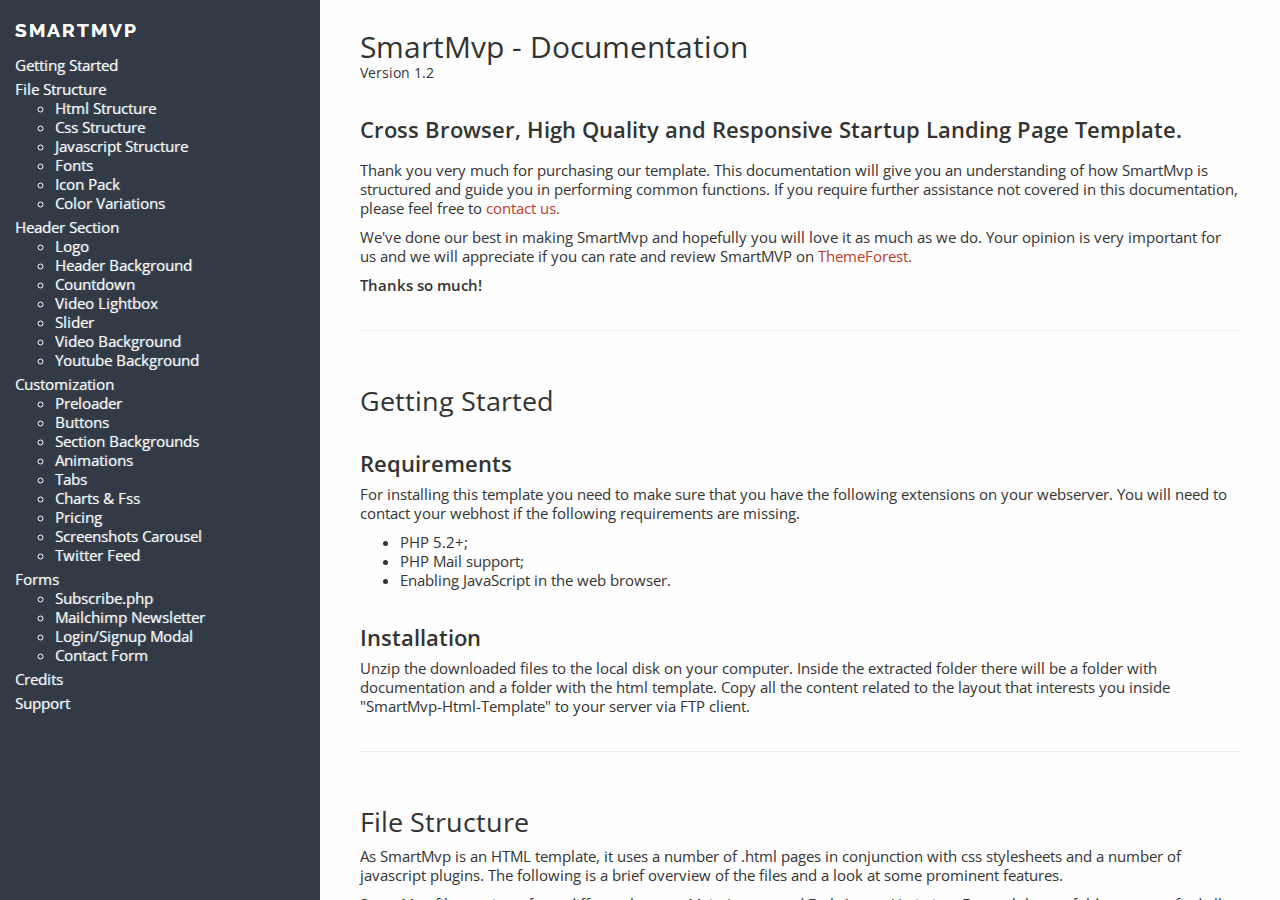
<file: StartupEducationWeekend/Landing Page/Documentation/index.html>
<!DOCTYPE html>
<html lang="en">
	<head>
		<meta http-equiv="content-type" content="text/html; charset=UTF-8">
		<meta charset="utf-8">
		<title>SmartMVP - Documentation</title>
		<meta name="viewport" content="width=device-width, initial-scale=1, maximum-scale=1">
		<link href="css/bootstrap.min.css" rel="stylesheet">
		<!--[if lt IE 9]>
			<script src="//html5shim.googlecode.com/svn/trunk/html5.js"></script>
		<![endif]-->
		<link href="css/styles.css" rel="stylesheet">
	</head>
	
  <body>
    <div class="wrapper">
        <div class="box">
            <div class="row">
              
                <!-- sidebar -->
                <div class="column col-sm-3" id="sidebar">
                    <a class="logo" href="http://themedept.com/demo/smartmvp/index.html">SmartMvp</a>
                    <ul class="nav">
                        <li class="active"><a href="#gettingstarted">Getting Started</a>
                        </li>
                        <li><a href="#filestructure">File Structure</a>
                            <ul>
                              <li><a href="#htmlstructure">Html Structure</a></li>
                              <li><a href="#cssstructure">Css Structure</a></li>
                              <li><a href="#jsstructure">Javascript Structure</a></li>
                              <li><a href="#fonts">Fonts</a></li>
                              <li><a href="#icons">Icon Pack</a></li>
                              <li><a href="#color">Color Variations</a></li>
                            </ul>
                        </li>
                        <li><a href="#header">Header Section</a>
                          <ul>
                              <li><a href="#logo">Logo</a></li>
                              <li><a href="#headerbg">Header Background</a></li>
                              <li><a href="#countdown">Countdown</a></li>
                              <li><a href="#video">Video Lightbox</a></li>
                              <li><a href="#slider">Slider</a></li>
                              <li><a href="#videobg">Video Background</a></li>
                              <li><a href="#youtubebg">Youtube Background</a></li>
                          </ul>
                        </li>
                          <li><a href="#customization">Customization</a>
                          <ul>
                              <li><a href="#preloader">Preloader</a></li>
                              <li><a href="#buttons">Buttons</a></li>
                              <li><a href="#sectionbg">Section Backgrounds</a></li>
                              <li><a href="#animations">Animations</a></li>
                              <li><a href="#tabs">Tabs</a></li>
                              <li><a href="#charts">Charts &amp; Fss</a></li>
                              <li><a href="#pricing">Pricing</a></li>
                              <li><a href="#carousel">Screenshots Carousel</a></li>
                              <li><a href="#twitter">Twitter Feed</a></li>
                            </ul>
                        </li>
                        <li><a href="#forms">Forms</a>
                          <ul>
                              <li><a href="#subscribe">Subscribe.php</a></li>
                              <li><a href="#mailchimp">Mailchimp Newsletter</a></li>
                              <li><a href="#modal">Login/Signup Modal</a></li>
                              <li><a href="#contactform">Contact Form</a></li>
                          </ul>
                        </li>
                        <li><a href="#credits">Credits</a></li>
                        <li><a href="#support">Support</a></li>
                    </ul>
                  
                </div>
                <!-- /sidebar -->
              
                <!-- main -->
                <div class="column col-sm-9" id="main">
                    <div class="padding">
                      <div class="row">    
                          <div class="col-sm-12">
                              <h1>SmartMvp - Documentation</h1>
                              <p class="small">Version 1.2</p>
                              <h3 class="marginb20">Cross Browser, High Quality and Responsive Startup Landing Page Template.</h3>
                              <p>Thank you very much for purchasing our template. This documentation will give you an understanding of how SmartMvp is structured and guide you in performing common functions. If you require further assistance not covered in this documentation, please feel free to <a href="mailto:support@themedept.com"> contact us.</a></p>
                              <p>We've done our best in making SmartMvp and hopefully you will love it as much as we do. Your opinion is very important for us and we will appreciate if you can rate and review SmartMVP on <a href="http://themeforest.net/">ThemeForest.</a></p>
                              <p><strong> Thanks so much!</strong></p>

                              <hr class="divider">

                          </div>
                      </div>

                      <div class="row" id="gettingstarted">
                          <div class="col-sm-12">
                              <h2>Getting Started</h2>
                              <h3>Requirements</h3>
                              <p>For installing this template you need to make sure that you have the following extensions on your webserver. You will need to contact your webhost if the following requirements are missing.<br></p>
                              <ul>
                                <li>PHP 5.2+;</li>
                                <li>PHP Mail support;</li>
                                <li>Enabling JavaScript in the web browser.</li>
                              </ul>
                              <h3>Installation</h3>
                              <p>Unzip the downloaded files to the local disk on your computer. Inside the extracted folder there will be a folder with documentation and a folder with the html template. Copy all the content related to the layout that interests you inside "SmartMvp-Html-Template" to your server via FTP client.</p>

                              <hr class="divider">

                          </div>
                      </div>

                      <div class="row" id="filestructure">
                          <div class="col-sm-12">
                              <h2>File Structure</h2>
                              <p>As SmartMvp is an HTML template, it uses a number of .html pages in conjunction with css stylesheets and a number of javascript plugins. The following is a brief overview of the files and a look at some prominent features.</p>
                              <p>SmartMvp file consists of two different layouts: Main-Layout and EarlyAccess-Variation. For each layout folder you can find all the html files and a folder: assets(the heart of SmartMvp). In this folder the directories and files are well organized as it shown on the image below.</p>
                              <img src="images/file-structure.png" alt="" class="img-responsive">
                              <p class="margint20">Every file (HTML, CSS, JS) that was created by us has clear code, wrapped with comments - all this for your convenience.</p>
                              <ul>
                                <li><strong>css -</strong> CSS styles folder
                                  <ul>
                                    <li><strong>colors -</strong> Color variation styles</li>
                                    <li><strong>icons -</strong> Webfont Icon styles</li>
                                    <li><strong>plugins -</strong> All the styles of the third part plugins used in the theme.</li>
                                    <li><strong>style.css -</strong> Main Stylesheet for the template that includes all styles relating to the appearance of the elements you see inside each page.</li>
                                    <li><strong>responsive.css -</strong> Responsive fixes for different devices. These styles modify how some of the content in SmartMvp appears on tablet and smartphones, if you need to edit anything specific to these devices, go here.</li>
                                  </ul>
                                </li>
                                <li><strong>images -</strong> Images used into the theme</li>
                                <li><strong>js -</strong> JavaScript files folder. Unless you know what you're doing, don't touch the JS files as any tinkering could result in undesired behaviour back in the browser.</li>
                                <li><strong>php -</strong> PHP subscription script folder</li>
                                <li><strong>index-namevariation.html -</strong> Html file for a different header variation layout.</li>
                              </ul>
                              <h3 id="htmlstructure">HTML Structure</h3>
                              <p>This theme is built upon Twitter Bootstrap 3.2 framework and is fully responsive. It adapts to window resolution and looks good on all devices including ipad and iphone. See for yourself (resize your browser).</p>
                              <div class="note">If you would like to read more about bootstrap framework click here: <strong><a href="http://getbootstrap.com/" target="_blank">Bootstrap Documentation</a></strong></div>
                              <p class="margint20"><strong>Grid System - </strong>Bootstrap includes a responsive, mobile first fluid grid system that appropriately scales up to 12 columns as the device or viewport size increases. The fluid grid system uses percents instead of pixels for column widths. Each row always include 12 columns (for example col-md-8 + col-md-4 = col-md-12). Bootstrap documentation: <a href="http://getbootstrap.com/css/#grid" target="_blank">here</a></p>
                              <p>A good example in the theme is the intro-features section who have a first row with a div extended for all 12 columns, and a second row with 3 equal divs <strong>(.col-sm-4)</strong> which expands in 12 columns for extra small devices(less than 768px) </p>
                              <img src="images/intro-features-grid.png" alt="" class="img-responsive">
                              <p class="margint20"><strong>Page Structure - </strong> The general structure is the same in all the html theme files. Here is the general structure:</p>
                              <img src="images/html-structure.png" alt="" class="img-responsive">
                              <h3 id="cssstructure">CSS file Structure</h3>
                              <p>We are using 6 CSS files across template. We separated styles for improving convenience to edit this template. If you're going to use this template in production we recommend you to merge all stylesheets in one file (for decreasing http queries).</p>
                              <img src="images/css-structure.png" alt="" class="img-responsive">
                              <h3 id="jsstructure">Javascript file Structure</h3>
                              <p>All javascripts are placed in folder /js. In plugins.min.js we merge the scripts of all common plugins used in the site. In custom.js file we implement all functions calls.<br> This theme uses following Javascript files:</p>
                              <ul>
                                <li><strong>Bootstrap 3.2.0</strong> framework</li>
                                <li><strong>jQuery 1.11.0 - </strong> A fast javascript library that simplifies how to traverse HTML documents, handle events, perform animations.)</li>
                                <li><strong>jQuery Easing - </strong> jQuery with the jQuery Easing Plugin is the easiest way to describe animation with <a href="http://gsgd.co.uk/sandbox/jquery/easing/" target="_blank">easing.</a></li>
                                <li><strong>Modernizr - </strong> JavaScript library that detects HTML5 and CSS3 features in the user’s browser. Documentation <a href="http://modernizr.com/" target="_blank">here.</a></li>
                                <li><strong>Owl Carousel - </strong> a popular jQuery plugin which is used for building touch enabled slider. Developed by <a href="http://owlgraphic.com/owlcarousel/" target="_blank">Owl Graphic</a></li>
                                <li><strong>Venobox - </strong> Responsive jQuery lightbox plugin, suitable for images, inline contents, iFrames, Google-Maps, Ajax requests, Vimeo and YouTube videos. Created by<a href="http://lab.veno.it/venobox/" target="_blank"> Veno Lab.</a></li>
                                <li><strong>Stellar.js -</strong> that helps our template act like parallax scroll. The plugin is created by <a href="http://markdalgleish.com/projects/stellar.js/" target="_blank">Mark Dalgleish</a></li>
                                <li><strong>jQuery AjaxChimp - </strong> is a jQuery plugin which is used to send information to MailChimp list directly using our form in subscription section. Built by<a href="http://os.alfajango.com/easytabs/" target="_blank"> Alfa Jango.</a></li></li>
                                <li><strong>EasyTabs - </strong> a lightweight jQuery plugin to provide full tab functionality. <a href="https://github.com/scdoshi/jquery-ajaxchimp" target="_blank">on GitHub.</a></li></li>
                                <li><strong>WOW.js - </strong> a jQuery plugin which initiates animation effect on scroll. Created by <a href="http://mynameismatthieu.com/WOW/" target="_blank">Matthieu Aussaguel</a></li></li>
                                <li><strong>TimeCircle.js - </strong> TimeCircles is a jQuery plugin that provides a nice looking way to either count down towards a certain time, or to count up from a certain time. TimeCircle  <a href="https://github.com/wimbarelds/TimeCircles" target="_blank">on github</a></li></li>
                                <li><strong>Chart.js - </strong> a jQuery plugin for create simple, clean and engaging <a href="http://www.chartjs.org/" target="_blank">charts.</a></li></li>
                                <li><strong>Jquery Superslides - </strong> a full screen, hardware accelerated <a href="http://www.chartjs.org/" target="_blank">slider</a> for jQuery.  </li></li>
                                <li><strong>WayPoints - </strong> a jQuery plugin that makes it easy to execute a function whenever you scroll to an element. <a href="https://github.com/nicinabox/superslides" target="_blank">Github</a></li></li>
                                <li><strong>Fss - Flate Surface Shader - </strong> a fantastic jQuery plugin for rendering lit Triangles to a number of contexts including WebGL, Canvas 2D and SVG. Created by <a href="http://matthew.wagerfield.com/flat-surface-shader/" target="_blank">Matthieu Wagerfield</a></li>
                                <li><strong>Tweetie - </strong> a Simple Twitter Feed Plugin that works with new Twitter 1.1 API. <a href="https://github.com/sonnyt/Tweetie" target="_blank">Github here</a></li>
                                <li><strong>Vide Video Plugin - </strong> a Plugin that add a background video to SmartMvp in index-videobg.html. <a href="https://github.com/VodkaBears/Vide" target="_blank">Github</a></li>
                                <li><strong>YTPlayer - </strong> An open source jQuery component to easily build Youtube® player or to use Youtube® video as background in index-youtubebg.html. <a href="https://github.com/pupunzi/jquery.mb.YTPlayer" target="_blank">Github here</a></li>
                              </ul>
                              <h3 id="fonts">Fonts</h3>
                              <p>SmartMvp uses <a href="https://www.google.com/fonts" target="_blank">Google WebFonts</a>: Open Sans, Raleway and Handlee.<br>
                              You can choose other fonts from google directory editing this line of code in the &lt;head&gt; section.</p>
                              <img src="images/google-fonts.png" alt="" class="img-responsive">
                              <p class="margint20">If you want to import new font from Google Webfont library, don't forget to change property in CSS style: <strong>font-family</strong> with correct font name.</p>
                              <img src="images/google-fonts-2.png" alt="" class="img-responsive">
                              <h3 id="icons">Icon Pack</h3>
                              <p>SmartMvp makes use of two stunning icon packs, both provided by <a href="http://www.elegantthemes.com/" target="_blank">Elegant Themes</a>: The <a href="http://www.elegantthemes.com/blog/resources/elegant-icon-font" target="_blank">Elegant Icon Pack</a> and the <a href="http://www.elegantthemes.com/blog/freebie-of-the-week/free-line-style-icons" target="_blank">Elegant Line Icons</a>. Using these icon packs is a simple matter of knowing the correct class to use.</p>
                              <div class="code"><span>&lt;i class="</span>icon icon-nameIconClass<span>"&gt;&lt;/i&gt;</span></div>
                              <p class="margint20">For example, if you want to add a tablet icon you can write:</p>
                              <div class="code"><span>&lt;i class="</span>icon icon-tablet<span>"&gt;&lt;/i&gt;</span></div>
                              <div class="note">
                              <strong>Resources:</strong><br>
                              -<a href="https://www.dropbox.com/s/k7zlk62psegk9um/et-icon-pack.pdf?dl=0" target="_blank">Complete list of class names - pdf</a><br>
                              -<a href="http://www.elegantthemes.com/blog/resources/how-to-use-and-embed-an-icon-font-on-your-website" target="_blank">How to use and embed line icon font on your website</a><br>
                              -<a href="http://www.elegantthemes.com/blog/resources/elegant-icon-font" target="_blank">Complete Elegant Icon Font Set</a>
                              </div>
                              <h3 id="color">Color Variations</h3>
                              <p>In SmartMVP there are 8 different predefined color skins.</p>
                              <img src="images/colors.png" alt="" class="img-responsive">
                              <p class="margint20">You can simply change template's color by replacing default color in the &lt;head&gt; section.</p>
                              <img src="images/colors-css.png" alt="" class="img-responsive">
                              <p class="margint20">For example, if you want to use the 'Purple' colour scheme you should include the following:</p>
                              <div class="code"><span>&lt;link rel="</span>stylesheet<span>" href="</span>assets/css/colors/purple.css<span>"&gt;</span></div>

                              <hr class="divider">

                          </div>
                      </div>

                      <div class="row" id="header">
                          <div class="col-sm-12">
                              <h2>Header Section</h2>
                              <h3 id="logo">Logo</h3>
                              <p>SmartMvp makes use of a simple text-logo. If you want to add and image-logo you can simply follow the instructions  near the text-logo area in the &lt;header&gt; section.</p>
                              <img src="images/logo-css.png" alt="" class="img-responsive">
                              <div class="note margint20">
                                <strong>Recommended sizes for an image-logo are:<br>
                                max-height: 50px;<br>
                                max-width: 200px;</strong>
                              </div>
                              <h3 id="headerbg">Header Background</h3>
                              <p>You can simply change the header's image by replacing hero-placeholder.jpg with the url of the new image. We have the following structure in <strong>style.css</strong><br></p>
                              <img src="images/header-img.png" alt="" class="img-responsive">
                              <p class="margint20">Smartmvp uses also a color-overlay on the header's image to make content more visible.</p>
                              <img src="images/overlay.png" alt="" class="img-responsive">
                              <p class="margint20">At last to enhance images SmartMvp provides a parallax effect with stellar.js: <a href="http://markdalgleish.com/projects/stellar.js/docs/" target="_blank">documentation here.</a>.</p>
                              <img src="images/stellar.png" alt="" class="img-responsive">

                              <h3 id="countdown">Countdown</h3>
                              <p>The countdown timer is controlled by a javascript plugin called <a href="https://github.com/wimbarelds/TimeCircles" target="_blank">TimeCircles</a>. We have set it up in <strong>index-countdown.html</strong> so that all you need to do is pass a date into the data attribute <strong>'data-date'</strong> in the format <strong>YYYY/MM/DD  hh:mm:ss </strong>.<br>Be sure to leave the countdown div empty as it will be populated by the plugin.</p>
                              <img src="images/countdown.png" alt="" class="img-responsive">
                              <h3 id="video">Video Lightbox</h3>
                              <p>SmartMvp makes use of the awesome <a href="http://lab.veno.it/venobox/" target="_blank"> Venobox </a>javascript plugin and is simple to setup on any element by observing the following conventions:</p>
                              <div class="code">
                                For video:<br>
                                &lt;a class="venobox" data-type="vimeo" href="http://vimeo.com/idvideo"&gt;Open Vimeo video&lt;/a&gt;<br>
                                &lt;a class="venobox" data-type="youtube" href="http://youtu.be/idvideo"&gt;Open Youtube video&lt;/a&gt;<br><br>
                                For image:<br>
                                &lt;a class="venobox" href="image.jpg"&gt;&lt;img src="image-small.jpg" alt="image alt"/&gt;&lt;/a&gt;<br><br>
                                For gallery:<br>
                                &lt;a class="venobox" data-gall="myGallery" href="image01-big.jpg"&gt;&lt;img src="image01-small.jpg" /&gt;&lt;/a&gt;<br>
                                &lt;a class="venobox" data-gall="myGallery" href="image02-big.jpg">&lt;img src="image02-small.jpg" /&gt;&lt;/a&gt;
                              </div>
                              <p class="margint20">Play Video Buttons in SmartMvp</p>
                              <img src="images/venobox.png" alt="" class="img-responsive">

                              <h3 id="slider">Slider</h3>
                              <p>For the slider is used a javascript plugin called <a href="https://github.com/wimbarelds/TimeCircles" target="_blank">Jquery Superslides</a>. We have set it up in <strong>index-slider.html</strong>. Markup is pretty straightforward, you can easily change texts and background image by following the comments in the code</p>
                              <img src="images/slider-html.png" alt="" class="img-responsive">
                              <p class="margint20">In <strong>assets/js/plugins/slider/slider.js</strong> you can set different options by following the <a href="https://github.com/nicinabox/superslides">plugin documentation</a>.</p>
                              <img src="images/slider-js.png" alt="" class="img-responsive">
                              
                              <h3 id="videobg">Video Background</h3>
                              <p>In <strong>index-videobg.html</strong> SmartMvp provides the opportunity to add a video in background(which should be composed of a screenshot jpg, a file .mp4, a file .ogv and a file .webm)</p>
                              <img src="images/video-bg.png" alt="" class="img-responsive">
                              <p>Video for Mobile Devices(iOS/Android) is disabled, only fullscreen poster will be used.<br>
                              You can change path and poster type extension in <strong>assets/js/plugins/videobg/videobg.js</strong> according to the plugin's documentation <a href="https://github.com/VodkaBears/Vide#readme">here</a>.</p>
                              <img src="images/video-bg-js.png" alt="" class="img-responsive">

                              <h3 id="youtubebg">Youtube Video Background</h3>
                              <p>In <strong>index-youtubebg.html</strong> you can use any video from youtube as background. Simply change the videoURL in data-property</p>
                              <img src="images/youtubevideobg.png" alt="" class="img-responsive">
                              



                              <hr class="divider">

                          </div>
                      </div>

                      <div class="row" id="customization">
                          <div class="col-sm-12">
                              <h2>Customization</h2>
                              <h3 id="preloader">Preloader</h3>
                              <p>Before the main contents of the website are loaded, there is an opportunity to show the preloader of the site. If you don’t need the preloader, you can delete div with class: preloader.</p>
                              <img src="images/preloader.png" alt="" class="img-responsive">
                              <h3 id="buttons">Buttons</h3>
                              <p>Default button has <strong>.btn class</strong>.</p>
                              <img src="images/btn.png" alt="" class="img-responsive">
                              <p class="margint20">By Using other classes with <strong>.btn</strong>, you can change button's size and color.<br>
                              </p>
                              <div class="code">
                                For example:<br>
                                <span>&lt;a href="#" class="</span>btn btn-white<span>"&gt;This is a white button: white background with red text&lt;/a&gt;</span>
                              </div>
                              <div class="small margint20">(in style.css)</div>
                              <img src="images/btn-colors.png" alt="" class="img-responsive">
                              <div class="small margint20">(in red.css or other color variations)</div>
                              <img src="images/btn-red.png" alt="" class="img-responsive">
                              
                              <h3 id="sectionbg">Section Backgrounds</h3>
                              <p>SmartMvp provides 3 color-background more than the default white body background:</p>
                              <div class="code margint20">
                                light-bg: #f5f5f5<br>
                                dark-bg: #323a45<br>
                                color-bg: based on color-skins<br><br>
                                Example:<br>
                                <span>&lt;section class="</span>light-bg<span>"&gt;</span>
                              </div>
                              <h3 id="animations">Animations</h3>
                              <p>We used <a href="http://mynameismatthieu.com/WOW/docs.html" target="_blank">WOW plugin</a> to trigger animations on scroll. It used Animate.css for CSS animation. You will find all of the animations in <a href="http://daneden.github.io/animate.css/" target="_blank">Animate.css</a> website. To learn more about WOW please read <a href="http://mynameismatthieu.com/WOW/docs.html" target="_blank">their Documentation</a>.</p>
                              <div class="code">
                                <span>&lt;div class="</span>nameClass wow nameAnimation<span>"&gt;Content here &lt;div&gt;</span><br><br>
                                Example:<br>
                                <span>&lt;div class="</span>col-sm-4 wow fadeIn<span>"&gt;Content here &lt;div&gt;</span>
                              </div>
                              <h3 id="tabs">Tabs</h3>
                              <p>You can click tabs to swap between content that is divided into logical sections. SmartMVP uses <a href="http://os.alfajango.com/easytabs/" target="_blank">EasyTabs plugin</a> for Testimonials and Features. At the minimum, you need a container, a collection of links for your tabs (an unordered list by default), and matching divs for your tabbed content. Make sure the tab href attributes match the id of the target panel (panels must be referenced by id, not class). This is the  standard semantic markup used for Testimonials Section.</p>
                              <img src="images/tabs.png" alt="" class="img-responsive">
                              <h3 id="charts">Charts &amp; Fss</h3>
                              <p><a href="http://www.chartjs.org/docs/" target="_blank">Chart.js</a> and <a href="https://github.com/wagerfield/flat-surface-shader" target="_blank">Fss.js</a> are Javascript plugins that use the canvas element to render charts and lit triangles that are highly customizable and very easy to implement.</p>
                              <p><strong>Chart.js -</strong> SmartMvp provides 2 Doughnut Charts and a Line Chart.</p>
                              <img src="images/canvas.png" alt="" class="img-responsive">
                              <img src="images/line-canvas.png" alt="" class="img-responsive margint20">
                              <p class="margint20">You can customize values, colors ,highlights and labels of each charts by editing this code in custom.js file.</p>
                              <img src="images/doughnut.png" alt="" class="img-responsive">
                              <p class="margint20">The value attribute should be a number, Chart.js will total all of the numbers and calculate the relative proportion of each.<br> You can also customize the label, data and colors of the line chart:</p>
                              <img src="images/line-chart.png" alt="" class="img-responsive">
                              <p class="margint20">Before Doughnut Chart or Line Chart Canvas is important to add a div with the classes described above for start animations.</p>
                              <img src="images/start-chart.png" alt="" class="img-responsive">
                              <div class="note margint20">To know more please read <a href="http://www.chartjs.org/docs/#getting-started" target="_blank">chart.js documentation</a></div><br>
                              <p class="margint20"><strong>FSS.js -</strong> In custom.js you can change FSS.Light colors,FSS.Plane and FSS.material colors. To simplify your life you can modify directly the <a href="http://matthew.wagerfield.com/flat-surface-shader/" target="_blank">online demo</a> and replace the values into custom.js only after read <a href="https://github.com/wagerfield/flat-surface-shader" target="_blank">flat surface shader </a>documentation on github</p>
                              <img src="images/fss.png" alt="" class="img-responsive">

                              <h3 id="pricing">Pricing</h3>
                              <p>You can show your price plan by using 3 price tables. Just edit price, features and plan's name.</p>
                              <img src="images/pricing.png" alt="" class="img-responsive">
                              <h3 id="carousel">Screenshots Carousel</h3>
                              <p>SmartMvp makes use owl carousel in this section. If you wanna learn more about options and features please read doc: <a href="http://owlgraphic.com/owlcarousel/#how-to" target="_blank">Owl Carousel</a>.</p>
                              <p>Just change the image links to your desired screenshots url. That's all.</p>
                              <img src="images/owl.png" alt="" class="img-responsive">

                              <h3 id="twitter">Twitter Feed</h3>
                              <p>New Twitter API requires oAuth Token Key, so it's three step process.</p>
                              <p><strong>Step 1 - </strong>First, you need a consumer key and secret keys. Get one from <a href="https://dev.twitter.com/apps" target="_blank">dev.twitter.com/apps</a></p>
                              <p><strong>Step 2 - </strong>Edit assets/js/plugins/twitter/api/config.php file and replace values with your Consumer and oAuth Keys.</p>
                              <img src="images/twitter-tokens.png" alt="" class="img-responsive">
                              <p class="margint20"><strong>Step 3 - </strong>Customize your twitter feed following the instructions<a href="https://github.com/sonnyt/Tweetie" target="_blank"> on Github</a>
                              <img src="images/twitter-js.png" alt="" class="img-responsive">

                              <hr class="divider">

                          </div>
                      </div>

                      <div class="row" id="forms">
                          <div class="col-sm-12">
                              <h2>Forms</h2>
                              <h3 id="subscribe">Subscribe.php</h3>
                              <p>SmartMvp uses different signup/subscription forms.</p>
                              <ul>
                                <li>Signup Form on Signup Divider Section.</li>
                                <li>Signup Form on Fast Registration Header.</li>
                                <li>Login Modal Form</li>
                                <li>Signup Modal Form</li>
                                <li>Subscribe Form on Newsletter Section (Mailchimp by default)</li>
                                <li>Subscribe Form on Early Access Header (Mailchimp by default)</li>
                                <li>Subscribe Form on Countdown Header (Mailchimp by default)</li>
                                <li>Get Early Access Modal Form (Mailchimp by default)</li>
                                <li>Contact Form on Footer of Early-Access Variation</li>
                              </ul>
                              <p>Signup and Login Forms after a first validation, make an Ajax Call to <strong>subscribe.php</strong></p>
                              <p><strong>Subscribe.php</strong> check Email Address and add it to <strong> email-list.txt</strong>.</p>
                              <img src="images/email-list.png" alt="" class="img-responsive">
                              <p>Emails will be saved each in their own line like in the image.</p>
                              <p class="note"><strong>This solution can be correct for subscription form when you don't use Mailchimp but for signup/login form you need to implement your own code to connect your database or your backend.</strong></p>
                              <h3 id="mailchimp">Mailchimp Newsletter</h3>
                              <p>Current active subscribe form will save emails to your mailchimp list. If you don't have a Mailchimp account you alternative could use local subscribe that call subscribe.php above.</p>
                              <img src="images/mailchimp-html.png" alt="" class="img-responsive">
                              <p class="margint20">In order to connect your Mailchimp List you should first find the corresponding mailchimp post url. How to do this?</p>
                              <ol>
                                <li>Login to your mailchimp account</li>
                                <li>Go to your list</li>
                                <li>Select Signup Forms</li>
                                <img src="images/mailchimp1.png" alt="" class="img-responsive margint20">
                                <li class="margint20">Select Embedded forms</li>
                                <img src="images/mailchimp2.png" alt="" class="img-responsive margint20">
                                <li class="margint20">Copy the link and paste into <strong>custom.js</strong> mailchimp script.</li>
                                <img src="images/mailchimp-js.png" alt="" class="img-responsive margint20">
                                <p>(for main-layout)</p>
                                <img src="images/mailchimp-js-ea.png" alt="" class="img-responsive margint20">
                                <p>(for early-access variation)</p>
                                <p class="margint20">Note: Remember to add <strong>http:</strong> if it is not included with mailchimp list url.</p>
                              </ol>
                              <h3 id="modal">Login/Signup Modal</h3>
                              <p>SmartMvp provides login,signup and "get early access" modals.</p>
                              <img src="images/login-modal.png" alt="" class="img-responsive margint20">
                              <img src="images/signup-modal.png" alt="" class="img-responsive margint20">
                              <img src="images/beta-modal.png" alt="" class="img-responsive margint20">
                              <p class="margint20">You can customize this modals directly on the .html file.</p>
                              <img src="images/modal-html.png" alt="" class="img-responsive margint20">
                              <h3 id="contactform">Contact Form(for Early Access Variation)</h3>
                              <p>Contact form will use php to send emails. Just open <strong>assets/php/sendmail.php</strong> file. Don't worry, no need to be familiar with PHP to edit this file. Change the current email <strong>smartmvp@themedept.com</strong> to your email address. Your form is ready!.</p>
                              <img src="images/contact-form.png" alt="" class="img-responsive">

                              <hr class="divider">

                          </div>
                      </div>



                      <div class="row" id="credits">
                          <div class="col-sm-12">
                              <h2>Credits</h2>
                              <p>Images used in the demo are from:</p>
                              <ul>
                                <li><a href="http://deathtothestockphoto.com/" target="_blank">Death to the stock photo</a></li>
                                <li><a href="http://www.imcreator.com/free" target="_blank">IM Free</a></li>
                                <p class="margint10">Listed below links to image:</p>
                                <li><a href="http://www.imcreator.com/free/all-aboard" target="_blank">www.imcreator.com/free/all-aboard</a></li>
                                <li><a href="http://www.imcreator.com/free/business/clark-kent" target="_blank">www.imcreator.com/free/business/clark-kent</a></li>
                                <li><a href="http://www.imcreator.com/free/business/even-wachten" target="_blank">www.imcreator.com/free/business/even-wachten</a></li>
                                <li><a href="http://www.imcreator.com/free/people/death-disco-july-2010" target="_blank">www.imcreator.com/free/people/death-disco-july-2010</a></li>
                                <li><a href="http://www.imcreator.com/free/white-girl" target="_blank">www.imcreator.com/free/white-girl</a></li>
                                <li><a href="http://www.imcreator.com/free/business/home-office1" target="_blank">www.imcreator.com/free/business/home-office1</a></li>
                                <li><a href="http://www.imcreator.com/free/business/ryan-mccarthy" target="_blank">www.imcreator.com/free/business/ryan-mccarthy</a></li>
                                <li><a href="http://www.imcreator.com/free/objects-items/buzz" target="_blank">www.imcreator.com/free/objects-items/buzz</a></li>
                                <li><a href="http://www.imcreator.com/free/cityscape/urban/gaviota-en-el-top" target="_blank">www.imcreator.com/free/cityscape/urban/gaviota-en-el-top</a></li>
                              </ul>
                              <p>Video from:</p>
                              <ul>
                                <li><a href="https://www.youtube.com/watch?v=SZEflIVnhH8" target="_blank">Envato</a></li>
                                <li><a href="https://www.youtube.com/watch?v=e8DFN3m8XGQ" target="_blank">The Creators Project</a></li>
                              </ul>
                              <p>App Screenshots used in the demo are from:</p>
                              <ul>
                                <li><a href="http://graphicburger.com/bolt-ui-kit-free-sample/" target="_blank">Graphic Burger</a>
                                </li>
                              </ul>

                              <hr class="divider">
                            </div>
                      </div>

                       <div class="row" id="support">
                          <div class="col-sm-12">
                              <h2>Support</h2>
                              <p class="margint20">If you need any help. Feel free to contact us anytime. We will reply within 24 hours</p>
                              <p>Email: <a href="mailto:support@themedept.com">support@themedept.com</a></p>

                              <hr class="divider">
                            </div>
                      </div>

                      <div class="blankfooter"></div>
                    </div>
                </div>

            </div>
        </div>
    </div>

    <!-- script references -->
		<script src="js/jquery1.11.0.min.js"></script>
		<script src="js/bootstrap.min.js"></script>


	</body>
</html>
</file>
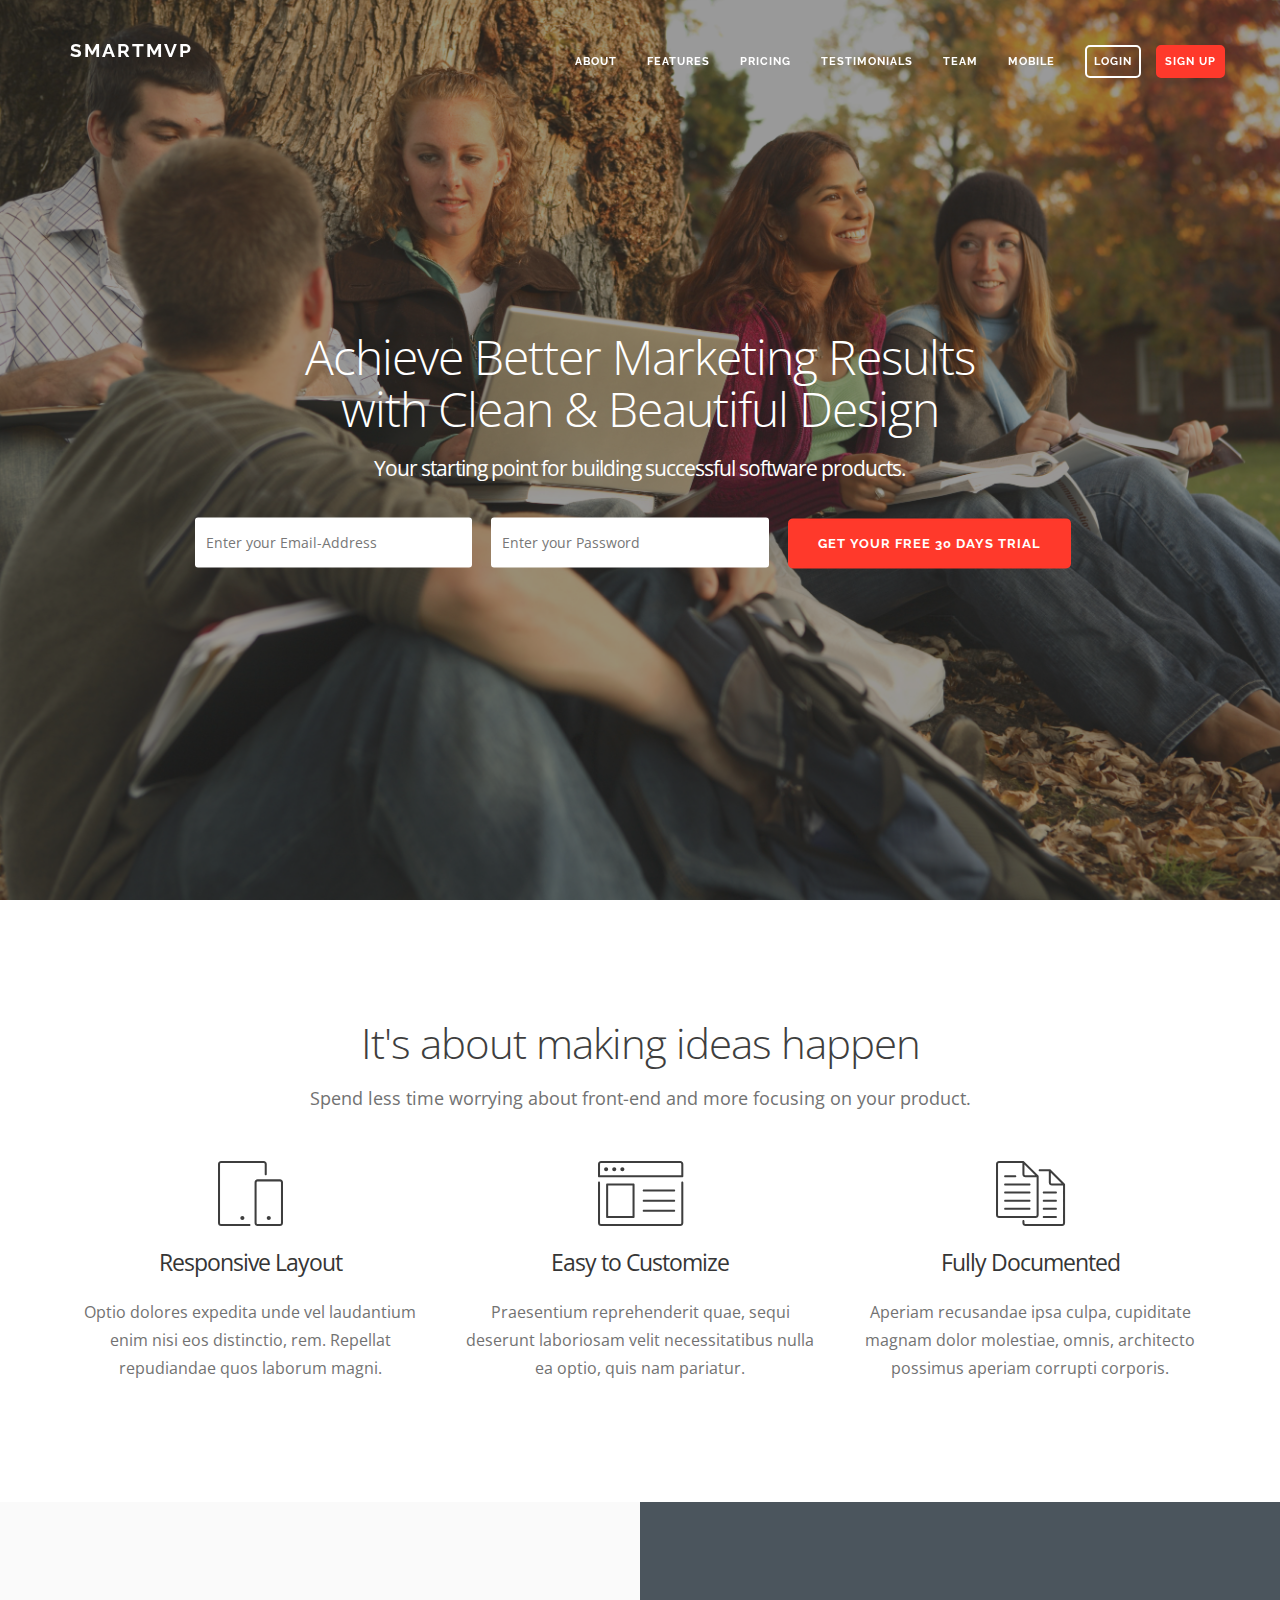
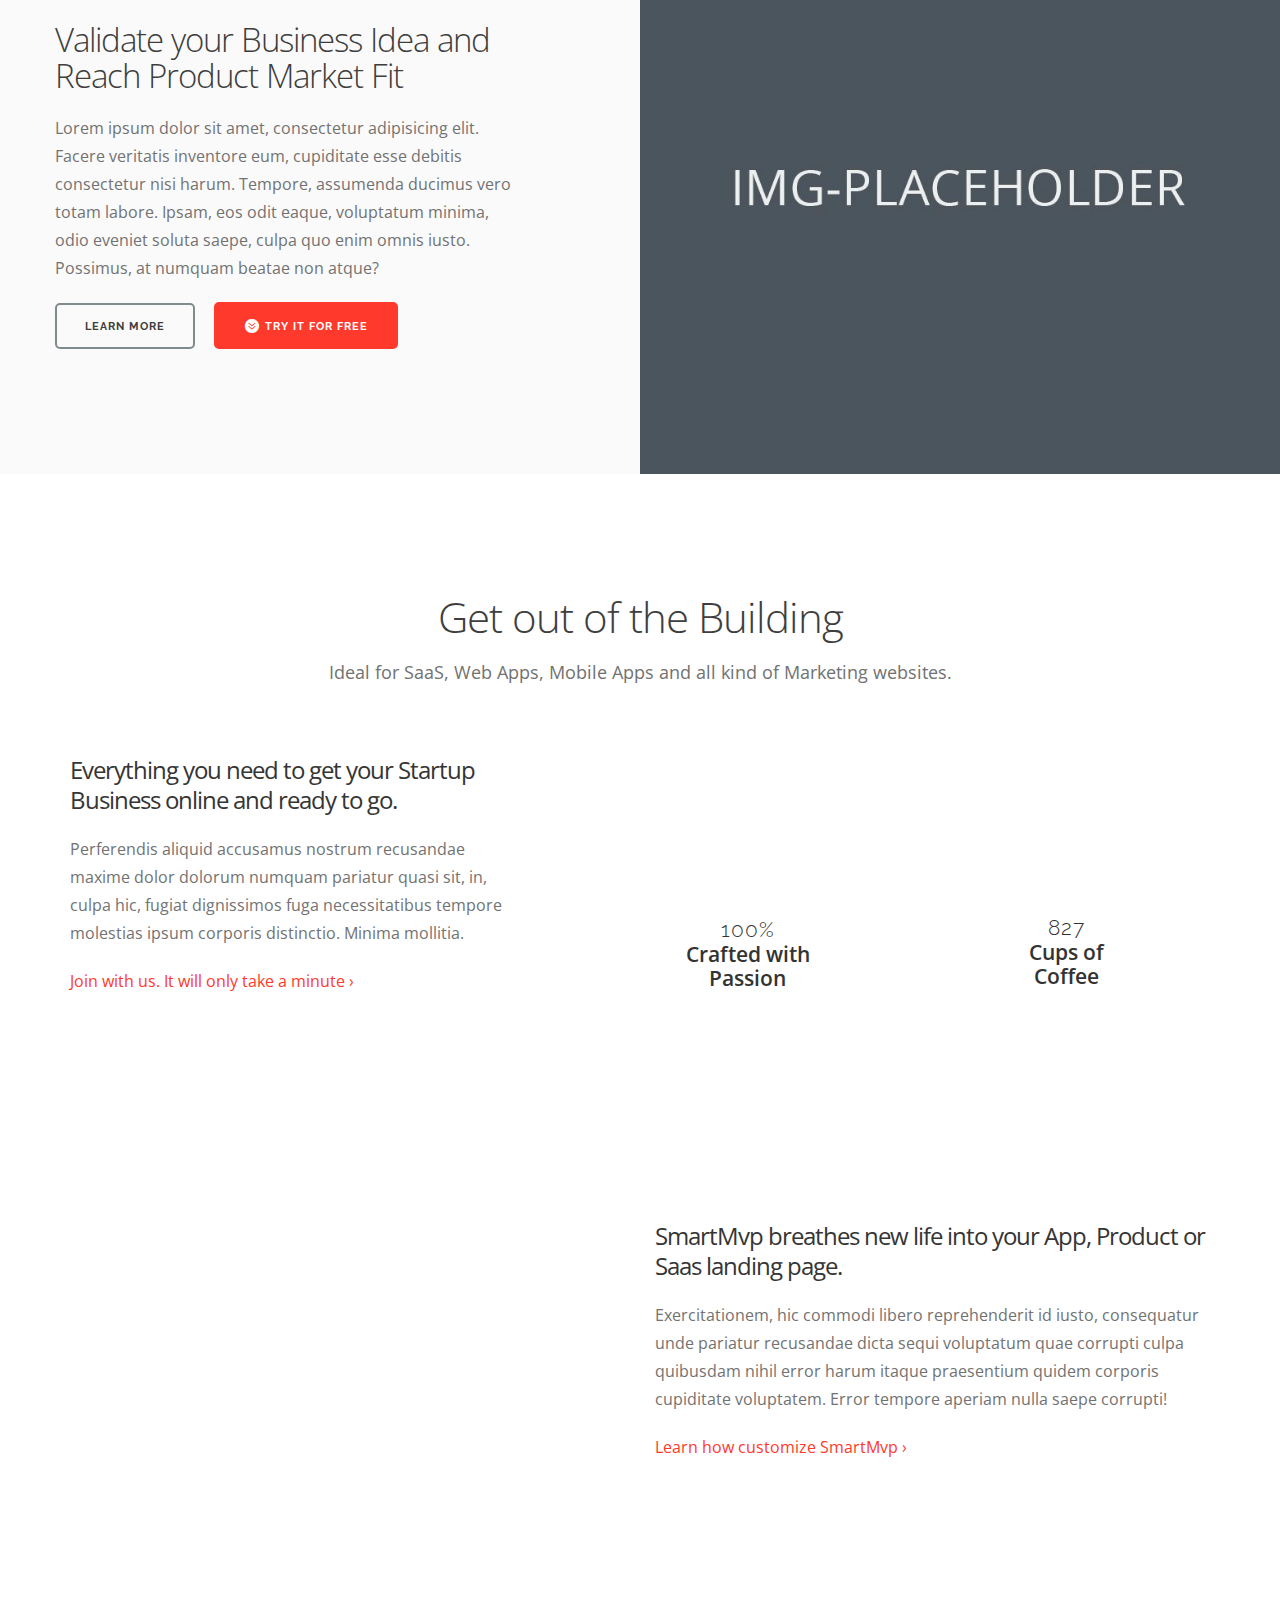
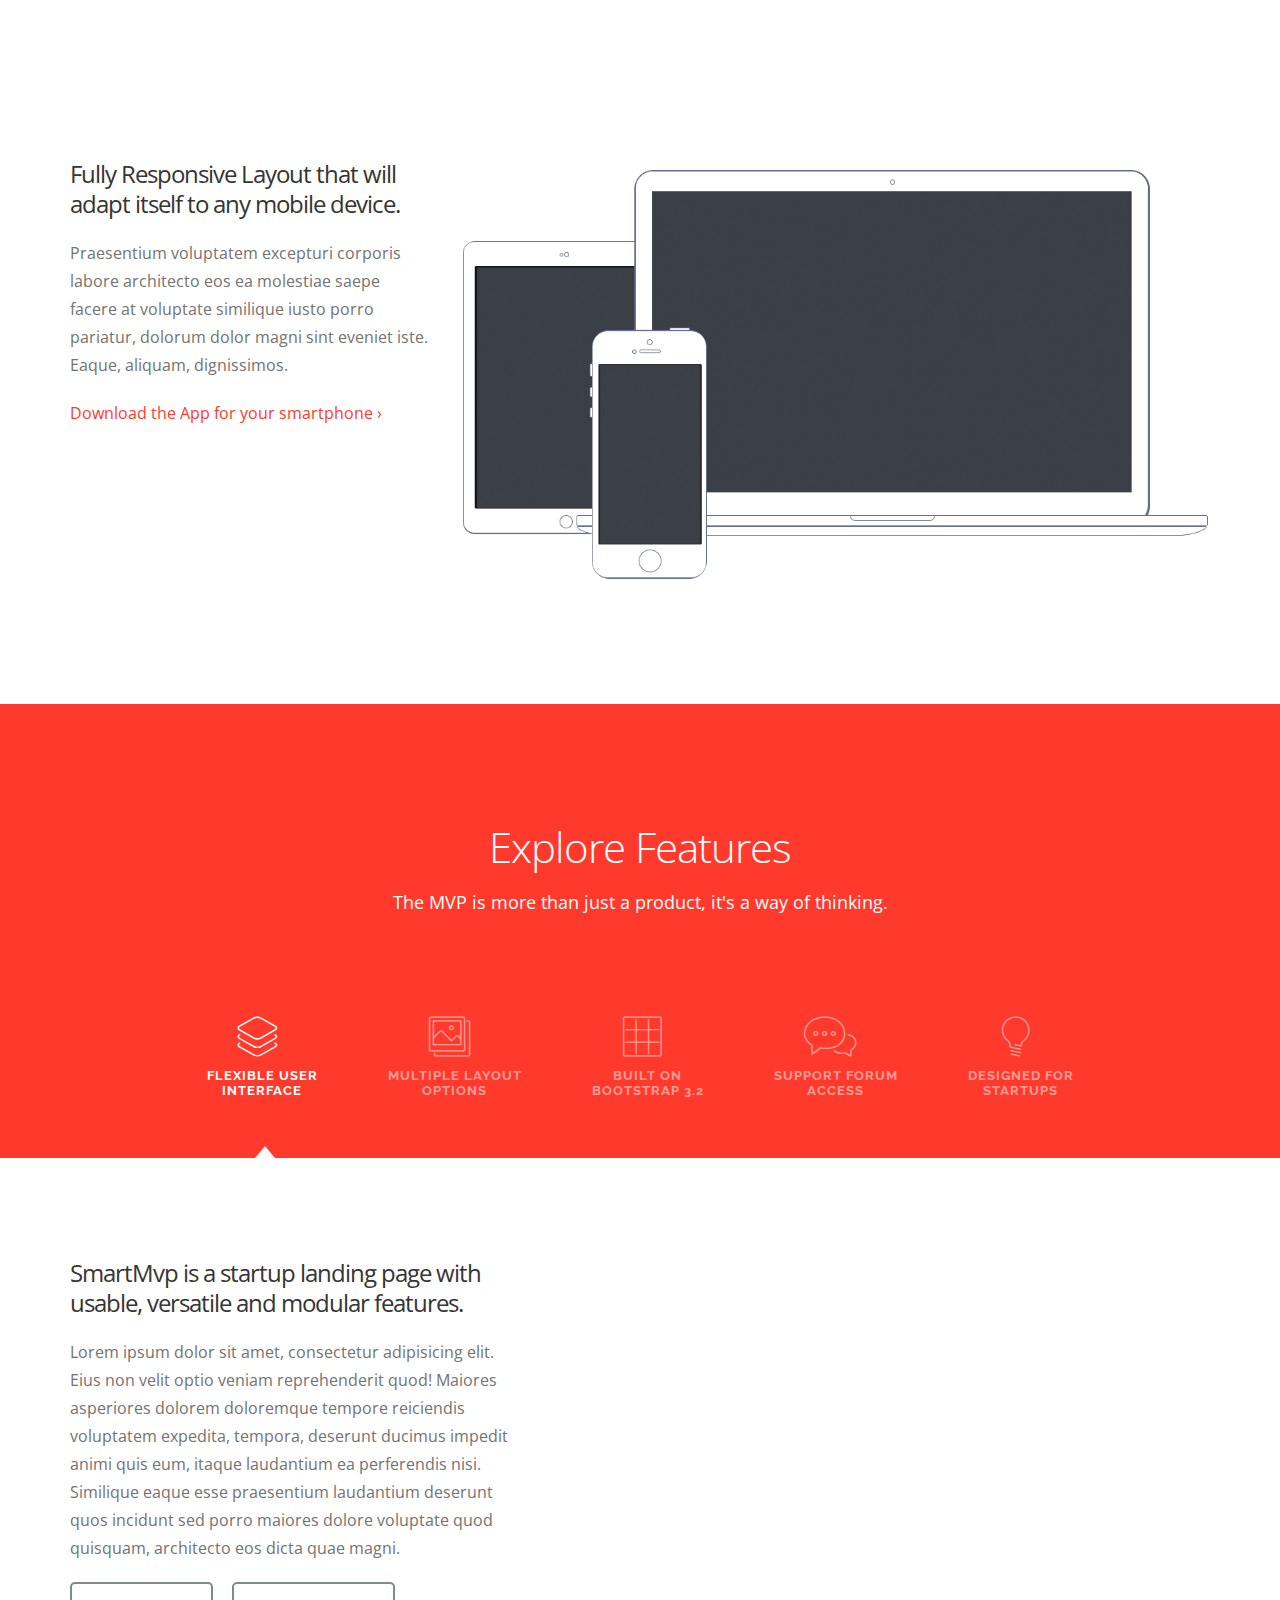
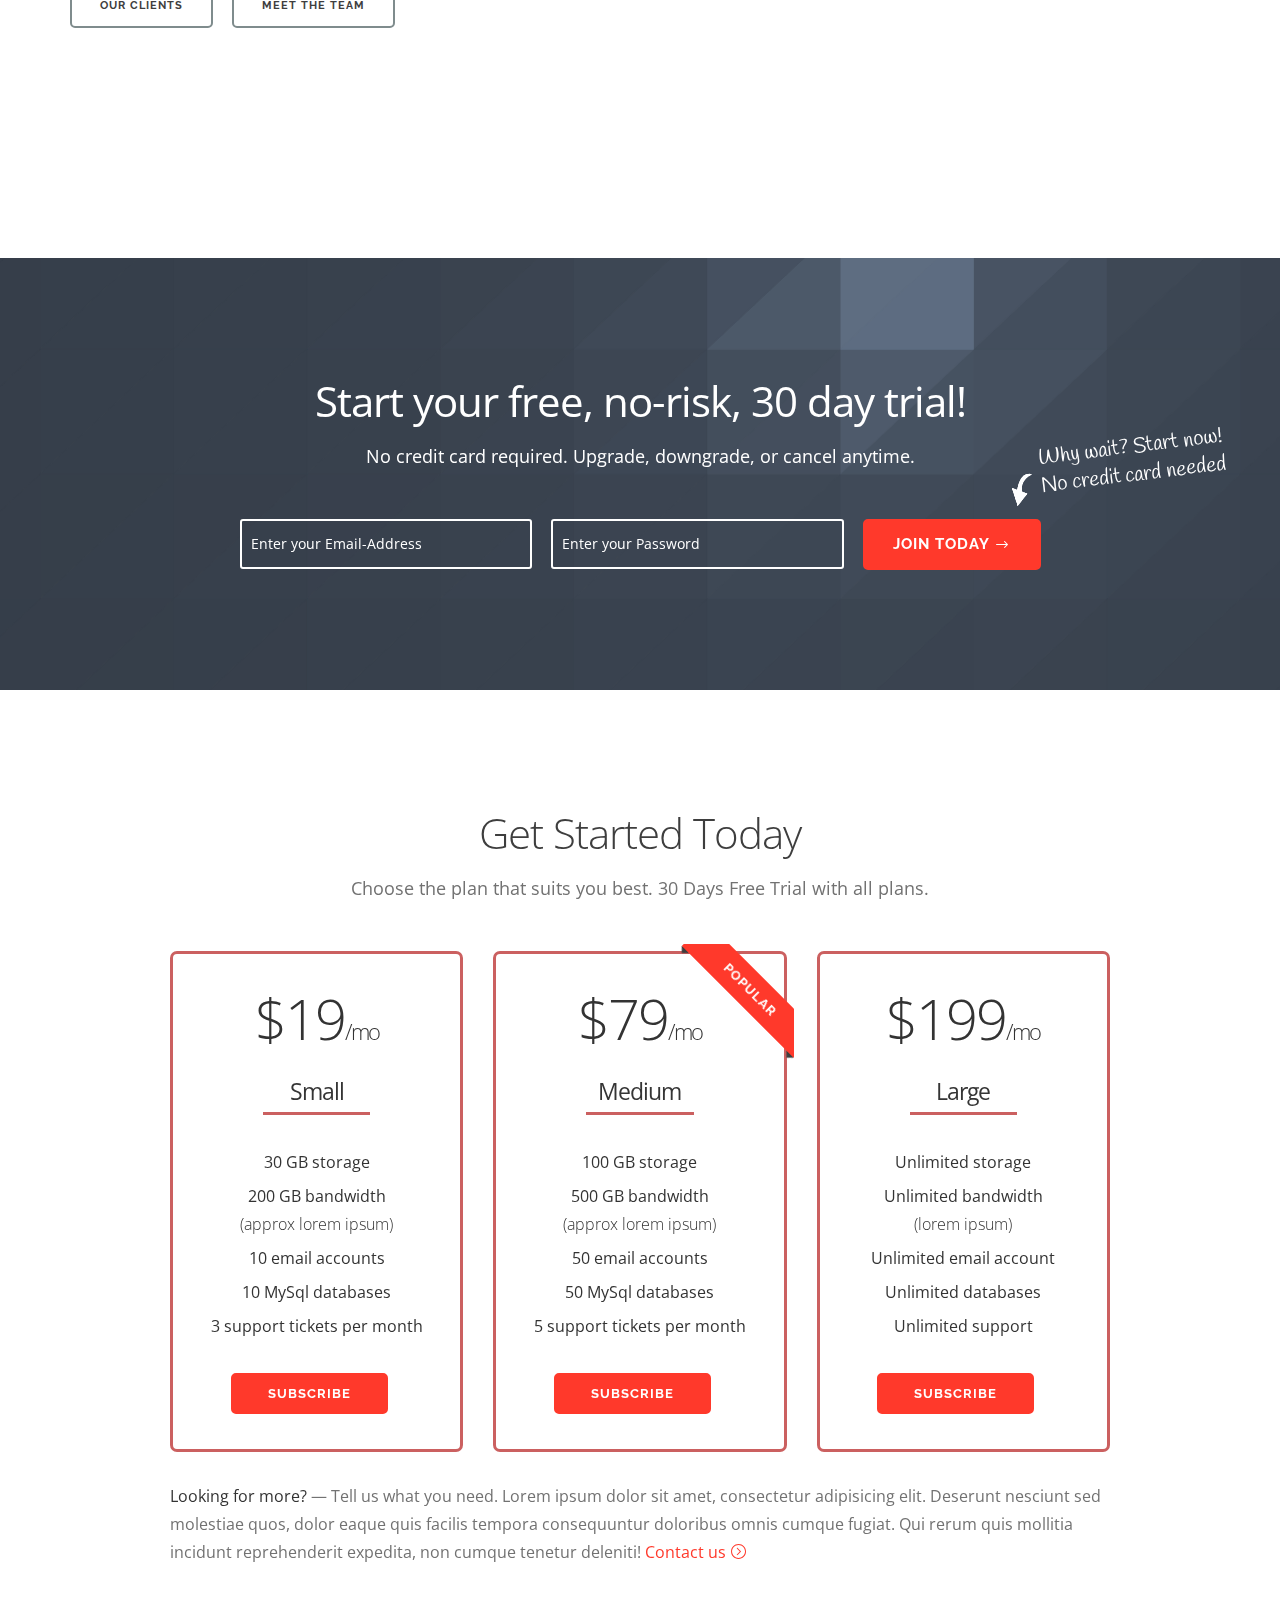
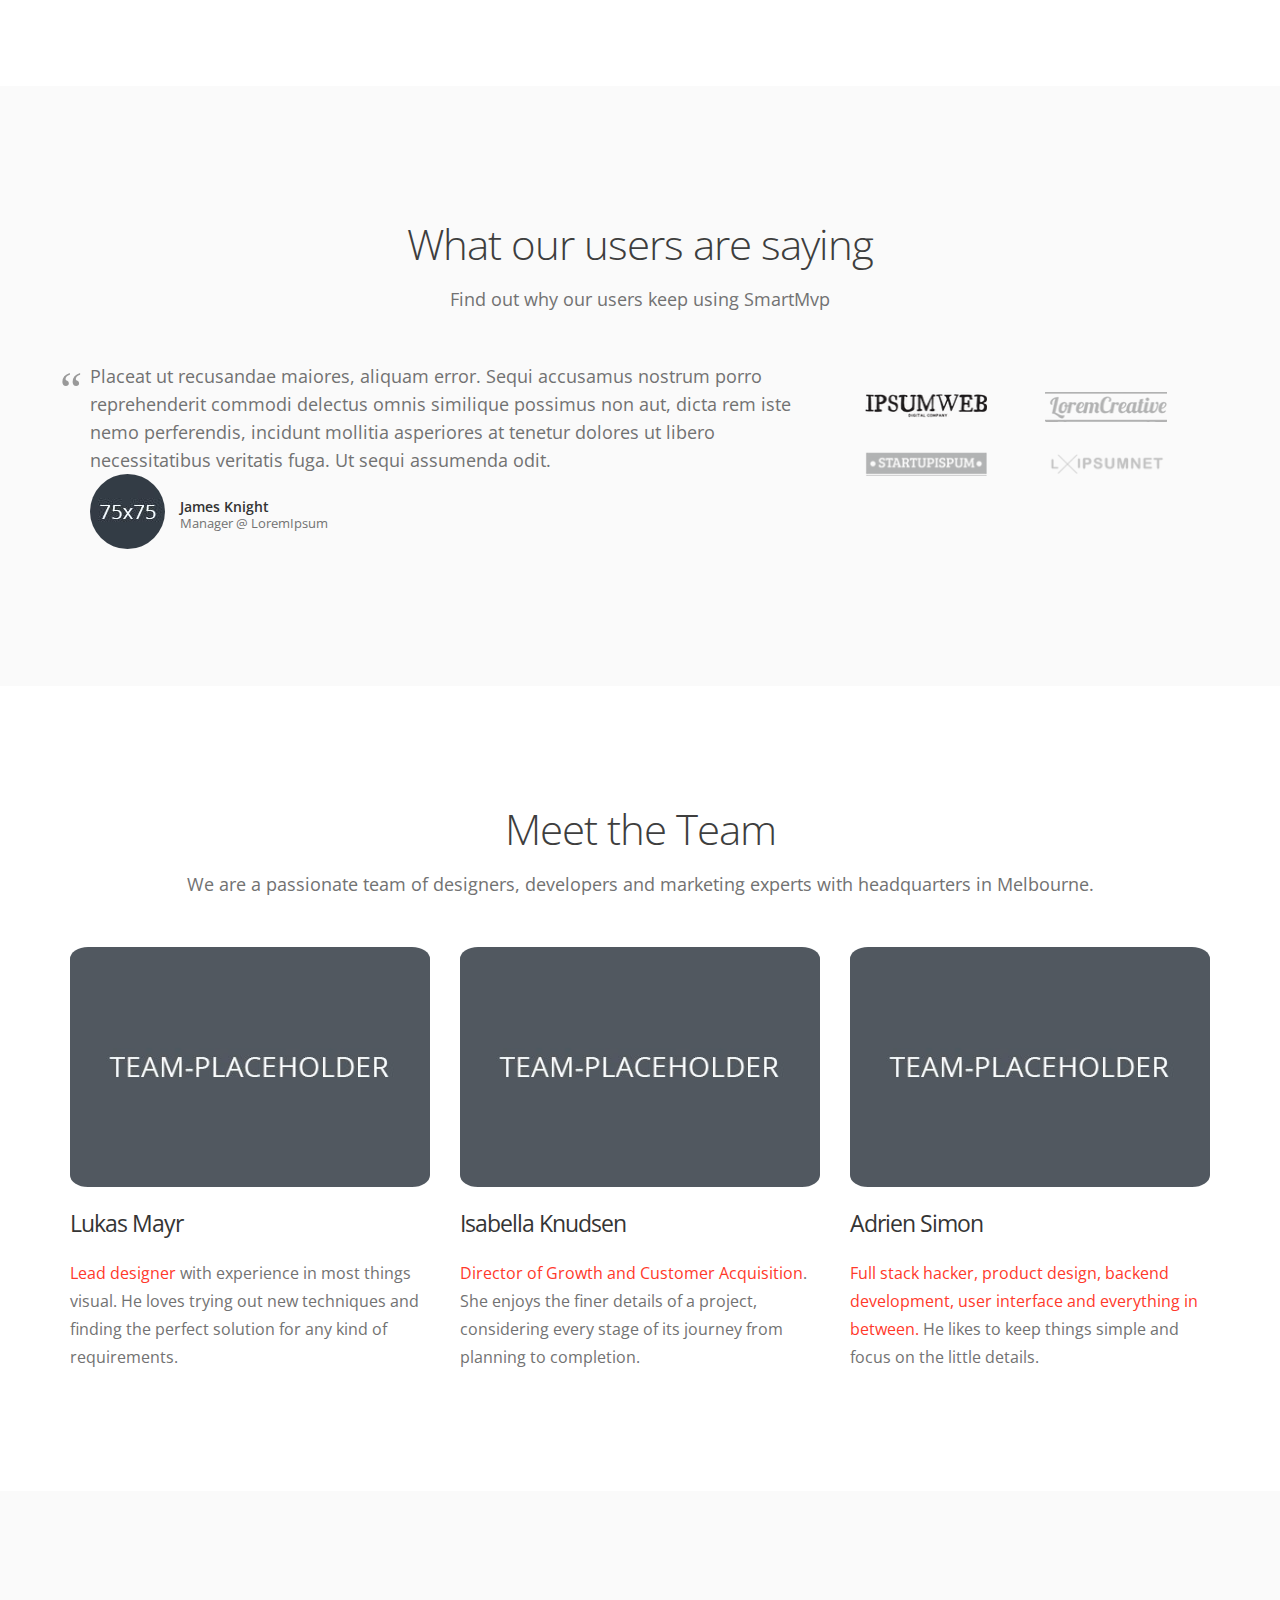
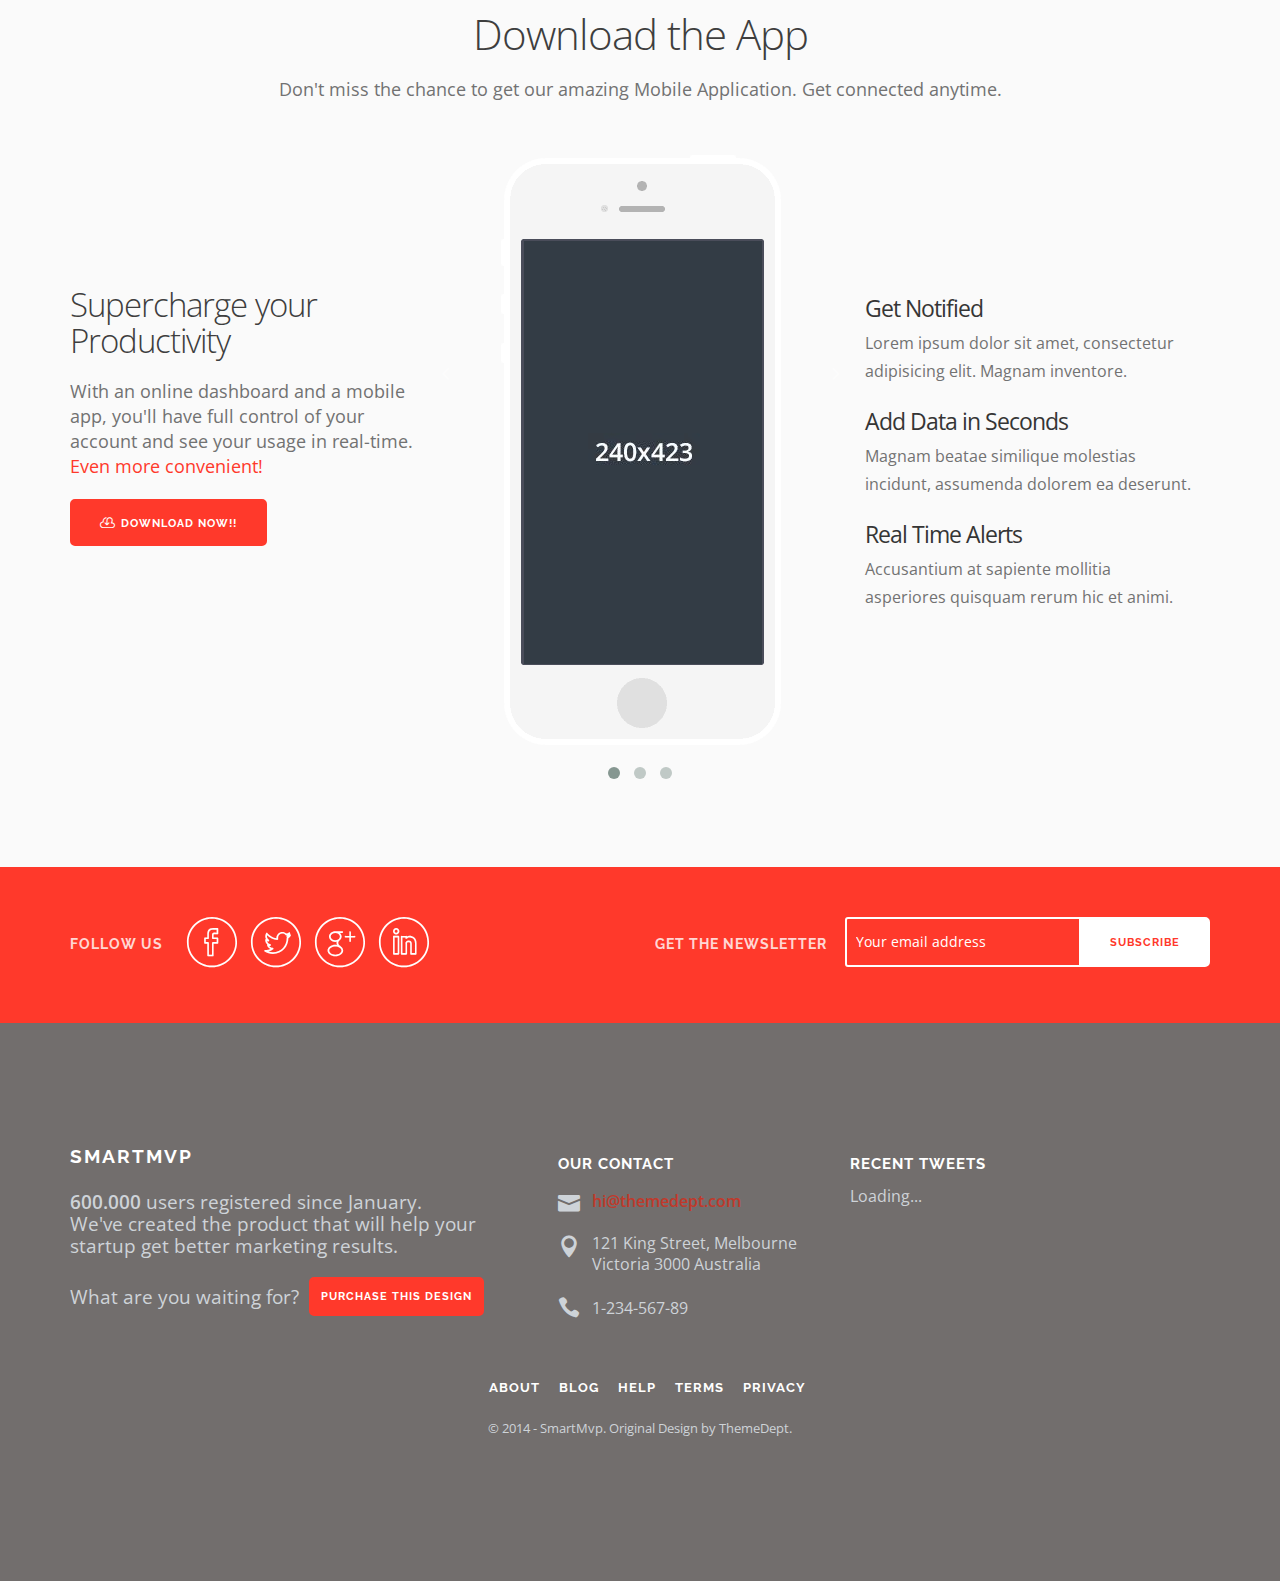
<file: StartupEducationWeekend/Landing Page/index-fastreg.html>
<!doctype html>
<html lang="en">
<head>
    <meta charset="utf-8">

    <!-- TITLE OF SITE -->
    <title>SmartMVP | Startup and App Responsive Landing Page Template</title>

    <meta name="description" content="Responsive Landing Page for Presenting Your Startup: Saas, Mobile or Web Application" />
    <meta name="keywords" content="smartmvp, startup theme, startup template, startup example, startup landing page, one page, responsive, app landing, html template, mobile application, responsive landing page" />
    <meta name="author" content="ThemeDept">
    <meta name="viewport" content="width=device-width, initial-scale=1, maximum-scale=1">

    <!-- FAVICON  -->
    <link rel="icon" href="assets/images/favicon/favicon.ico">
    
    <!-- =========================
       STYLESHEETS 
    ============================== -->
    
    <!-- BOOTSTRAP CSS -->
    <link rel="stylesheet" href="assets/css/plugins/bootstrap.min.css">

    <!-- FONT ICONS -->
    <link rel="stylesheet" href="assets/css/icons/icons.min.css">
     
    <!-- GOOGLE FONTS -->
    <link href="http://fonts.googleapis.com/css?family=Raleway:300,400,600,700%7COpen+Sans:300,400,600,700%7CHandlee" rel="stylesheet">
    
    <!-- PLUGINS STYLESHEET -->
    <link rel="stylesheet" href="assets/css/plugins/plugins.min.css">
    
    <!-- CUSTOM STYLESHEET -->
    <link rel="stylesheet" href="assets/css/style.css">

    <!-- RESPONSIVE FIXES -->
    <link rel="stylesheet" href="assets/css/responsive.css">

    <!-- COLORE STYLESHEET -->
    <!-- Change here the Main Color of the Site: Choose your favorite predefined color from assets/css/colors.css -->
    <link rel="stylesheet" href="assets/css/colors/red.css" title="red">
    
    
    <!--[if lt IE 9]>
            <script src="assets/js/plugins/html5shiv.min.js"></script>
            <script src="assets/js/plugins/respond.min.js"></script>
    <![endif]-->

</head>

<body>
    <div class="main-wrapper">

        <!-- =========================
             PRELOADER
        ============================== -->
        <div class="preloader">
            <div class="loader-container">
                <div class="text-logo">SmartMVP</div>
                <div class="signal"></div>
            </div>
        </div> 
        

        <!-- =========================
             HEADER
        ============================== -->
        <header class="header" id="top" data-stellar-background-ratio="0.5">
            <!-- Background Overlay -->
            <div class="overlay">

                <!-- =========================================
                     Navigation
                ========================================== -->
                <nav class="navbar navbar-fixed-top" role="navigation">
                    <div class="container">
                        <div class="row">
                            <div class="col-md-12">
                                <!-- Navbar-Header -->
                                <div class="navbar-header">
                                    
                                    <!-- Mobile Menu -->
                                    <button data-target=".navbar-collapse" data-toggle="collapse" class="navbar-toggle" type="button">
                                        <i class="icon icon_menu"></i>
                                    </button>

                                    <!-- Text-Logo -->
                                    <a href="#top" class="navbar-brand scrollto" title="SmartMvp">
                                        <span class="text-logo">SmartMvp</span>
                                    </a> 

                                    <!-- Image-Logo: Remove this comments and the section above Text-Logo if you want to add an Image-Logo (recommended sizes -> max-height:50, max-width:200) 

                                    <a href="#top" class="navbar-brand img-logo scrollto" title="SmartMvp">
                                        <img src="assets/images/logo.png" alt="Logo">
                                    </a> 
                                    -->

                                </div><!-- /End Navbar-Header -->

                                <!-- Navbar-Collapse -->
                                <div class="navbar-collapse collapse">
                                    <ul class="nav navbar-nav navbar-right">
                                        <!-- Menu Items -->
                                        <li><a href="#about" title="" class="scrollto">About</a></li>
                                        <li><a href="#features" title="" class="scrollto">Features</a></li>
                                        <li><a href="#pricing" title="" class="scrollto">Pricing</a></li>
                                        <li><a href="#testimonials" title="" class="scrollto">Testimonials</a></li>
                                        <li><a href="#team" title="" class="scrollto">Team</a></li>
                                        <li><a href="#mobile-download" title="" class="scrollto">Mobile</a></li>
                                        <!-- Login and Signup Modal on click -->
                                        <li><a class="btn btn-nav" data-toggle="modal" href="javascript:void(0)" onclick="openLoginModal();">Login</a></li>
                                        <li><a class="btn btn-nav btn-signup" data-toggle="modal" href="javascript:void(0)" onclick="openRegisterModal();">Sign Up</a></li> 
                                    </ul>
                                </div><!-- /End Navbar-Collapse -->
                            </div><!-- /End Col -->
                        </div><!-- /End Row -->
                    </div><!-- /End Container -->
                </nav><!-- /End Sticky Navigation -->


                <!-- =========================================
                     Login/Signup Bootstrap Modal
                ==========================================  -->
                <div class="modal fade login" id="loginModal">
                    <div class="modal-dialog">
                        <div class="modal-content">
                            
                            <!-- Modal-Header -->
                            <div class="modal-header">
                                <!-- Close Button -->
                                <button type="button" class="close" data-dismiss="modal" aria-hidden="true">
                                    <i class="icon icon_close_alt2"></i>
                                </button>
                                <!-- Modal-Header Title-->
                                <h4 class="modal-title">Sign in to <span>Smartmvp</span></h4>
                                <p class="modal-subtitle">Enter your email and password</p>
                            </div><!-- /End Modal-Header -->

                            <!-- Modal-Body Content -->
                            <div class="modal-body">  
                                <div class="box">
                                     <div class="content">
                                        <!-- Login Form -->
                                        <div class="loginBox">
                                            <form id="login-modal" role="form">
                                                <!-- Success/Alert Notification -->
                                                <p class="lm-success"><i class="icon icon_check_alt2"></i> <strong>Congratulation! Login modal validation is working. Implement your code.</strong></p>
                                                <p class="lm-failed"><i class="icon icon_close_alt2"></i><strong> Something went wrong! Insert correct value.</strong></p>
                                                <!-- Input Fields -->
                                                <input id="lm-email" class="form-control input-lg" type="text" placeholder="Email" name="lm-email" required>
                                                <input id="lm-password" class="form-control input-lg" type="password" placeholder="Password" name="lm-password" required>
                                                <!-- Login Button -->
                                                <button class="btn btn-color">Login</button>
                                            </form>
                                        </div><!-- /End Login Form -->
                                     </div>
                                </div><!-- /End Login Form Box -->
                                <div class="box">
                                    <!-- Signup Form -->
                                    <div class="content registerBox" style="display:none;">
                                        <form id="signup-modal" role="form">
                                            <!-- Success/Alert Notification -->
                                            <p class="sm-success"><i class="icon icon_check_alt2"></i> <strong>Congratulation! Signup modal validation is working. Implement your code.</strong></p>
                                            <p class="sm-failed"><i class="icon icon_close_alt2"></i><strong> Something went wrong! Insert correct value.</strong></p>
                                            <!-- Input Fields -->
                                            <input id="sm-email" class="form-control input-lg" type="text" placeholder="Email" name="sm-email" required>
                                            <input id="sm-password" class="form-control input-lg" type="password" placeholder="Password" name="sm-password">
                                            <input id="sm-confirm" class="form-control input-lg" type="password" placeholder="Repeat Password" name="sm-confirm">
                                            <!-- Signup Button -->
                                            <button class="btn btn-color">Create Account</button>
                                        </form>
                                        
                                    </div><!-- /End Signup Form -->
                                </div><!-- /End Signup Form Box -->
                            </div><!-- /End Modal-Body -->

                            <!-- Modal-Footer -->
                            <div class="modal-footer">
                                <!-- Login-Footer. Redirect to Signup-Modal-->
                                <div class="forgot login-footer">
                                    <span>Don't have an account? 
                                         <a href="javascript: showRegisterForm();">Sign up.</a>
                                    </span>
                                </div>
                                <!-- Signup-Footer. Redirect to Login-Modal -->
                                <div class="forgot register-footer" style="display:none">
                                     <span>Already have an account?</span>
                                     <a href="javascript: showLoginForm();">Login</a>
                                </div>
                            </div><!-- /End Modal-Footer -->      
                          
                        </div><!-- /End Modal Content -->
                    </div><!-- /End Modal Dialog -->
                </div><!-- /End Modal -->

                
                <!-- =========================================
                     Hero-Section
                ========================================== -->
                <div class="container vmiddle fast-reg">
                    <div class="row">
                        <div class="col-md-12">
                            <div class="hero-section">
                                
                                <!-- Welcome - Hero Message -->
                                <h1 class="text-white">Achieve Better Marketing Results <br> with Clean &amp; Beautiful Design</h1>
                                <p class="text-white">Your starting point for building successful software products.</p>
                                
                                <div class="col-sm-12">
                                    <div class="fast-reg-box">
                                        <!-- Fast Registration Form -->
                                        <form id="fast-reg" role="form">
                                            <!-- Notification -->
                                            <p class="fast-success"><i class="icon icon_check_alt2"></i> <strong>Congratulation! Welcome to 30 day Free Trial.</strong></p>
                                            <p class="fast-failed"><i class="icon icon_close_alt2"></i><strong> Something went wrong! Insert correct value.</strong></p>  

                                            <!-- Input fields -->
                                            <div class="form-group">
                                                <input type="email" name="fast-email" id="fast-email" class="form-control input-lg" placeholder="Enter your Email-Address" required>
                                            </div>
                                            <div class="form-group">
                                                <input type="password" size="25" name="fast-password" id="fast-password" class="form-control input-lg" placeholder="Enter your Password" required>
                                            </div>
                                            <!-- Signup Button -->
                                            <button class="btn btn-color">Get your Free 30 days trial</button>
                                        </form>
                                    </div><!-- /End Fast-Reg -->
                                </div><!-- /End Col -->
                            </div><!-- /End Intro-Section -->
                        </div><!-- /End Col -->
                    </div><!-- /End Row -->
                </div><!-- /End Container Hero-Section -->


            </div><!-- /End Background Overlay -->
        </header>
        <!-- =========================
             /END HEADER
        ============================== -->

        
        <!-- =================================
             SECTION ABOUT - INTRO FEATURES
        ====================================== -->
        <section class="intro-features" id="about">
            <div class="container">
                <!-- Padding -->
                <div class="wrapper-lg">
                    <div class="row">
                        <!-- Section Header Title -->
                        <div class="col-xs-12">
                            <h2>It's about making ideas happen</h2>
                            <p class="large">Spend less time worrying about front-end and more focusing on your product.</p>
                        </div>
                    </div>
                    <!-- Three Main Features with Icons -->
                    <div class="row">
                        <div class="col-sm-4 intro-content">
                            <div class="icon-lg">
                                <i class="icon icon-mobile"></i>
                            </div>
                            <h4>Responsive Layout</h4>
                            <p>Optio dolores expedita unde vel laudantium enim nisi eos distinctio, rem. Repellat repudiandae quos laborum magni.</p>
                        </div>
                        <div class="col-sm-4 intro-content">
                            <div class="icon-lg">
                                <i class="icon icon-browser"></i>
                            </div>
                            <h4>Easy to Customize</h4>
                            <p>Praesentium reprehenderit quae, sequi deserunt laboriosam velit necessitatibus nulla ea optio, quis nam pariatur.</p>  
                        </div>
                        <div class="col-sm-4 intro-content">
                            <div class="icon-lg">
                                <i class="icon icon-documents"></i>
                            </div>
                            <h4>Fully Documented</h4>
                            <p>Aperiam recusandae ipsa culpa, cupiditate magnam dolor molestiae, omnis, architecto possimus aperiam corrupti corporis.</p>
                        </div>
                    </div><!-- /End Row -->
                </div><!-- /End Wrapper -->
            </div><!-- /End Container -->
        </section>
        <!-- =============================
             /END INTRO FEATURES
        ============================== -->
        
        
        <!-- ==================================================
             SECTION 2 COLS - IMAGE RIGHT AND TEXT WITH CALL TO ACTION
        ======================================================= -->
        <section class="img-with-action light-bg">
            <div class="container wrapper-lg">
                <div class="row">
                    <div class="col-lg-5 col-md-5">
                        <!-- Text Col -->
                        <h3>Validate your Business Idea and Reach Product Market Fit</h3>
                        <p>Lorem ipsum dolor sit amet, consectetur adipisicing elit. Facere veritatis inventore eum, cupiditate esse debitis consectetur nisi harum. Tempore, assumenda ducimus vero totam labore. Ipsam, eos odit eaque, voluptatum minima, odio eveniet soluta saepe, culpa quo enim omnis iusto. Possimus, at numquam beatae non atque?</p>
                        <!-- Call To Action Buttons -->
                        <div class="btn-box">
                            <a href="#features" class="btn btn-grey scrollto">Learn More</a>
                            <a href="#canvas-bg" class="btn btn-color scrollto"><i class="icon arrow_carrot-2dwnn_alt"></i>Try it for Free</a>
                        </div>
                        <!-- Div Required for Correct Charts Animation -->
                        <div class="start-charts"></div>
                    </div>
                </div><!-- /End Row-->
            </div><!-- /End Container-->
            <!-- Image Col -->
            <div class="hidden-sm hidden-xs col-md-6 img-col-bg img-right"></div>
        </section>
        <!-- =============================
             /END SECTION 
        ============================== -->
        

        <!-- ==================================================
            CHARTS & SHOWCASE SECTION
        ======================================================= -->
        <section class="charts" id="charts">
            <div class="container">
                <div class="wrapper-lg">
                    <div class="row">
                        <div class="col-md-12">
                            <h2>Get out of the Building</h2>
                            <p class="large">Ideal for SaaS, Web Apps, Mobile Apps and all kind of Marketing websites.</p>
                        </div>
                    </div>

                    <div class="row doughnut-box">
                        <div class="col-md-5">
                            <!-- Div Required for Correct Line Chart Animation -->
                            <div class="start-line"></div>
                            <!-- Chart Text Description -->
                            <h4>Everything you need to get your Startup Business online and ready to go.</h4>
                            <p>Perferendis aliquid accusamus nostrum recusandae maxime dolor dolorum numquam pariatur quasi sit, in, culpa hic, fugiat dignissimos fuga necessitatibus tempore molestias ipsum corporis distinctio. Minima mollitia.</p>
                            <p><a href="#canvas-bg" class="scrollto"><strong>Join with us. It will only take a minute ›</strong></a></p>
                        </div>
                        <div class="col-md-7">
                            <!-- Doughnut Charts  -->
                            <div id="canvas-holder">
                                <div class="chart-text">
                                    100&#37;<span>Crafted with<br> Passion</span>
                                </div>
                                <canvas id="chart-area" width="400" height="400"></canvas>
                            </div>
                            <div id="canvas2-holder">
                                <div class="chart2-text">
                                    827<span>Cups of<br>Coffee</span>
                                </div>
                                <canvas id="chart2-area" width="300" height="300"></canvas>
                            </div>
                        </div>
                    </div><!-- /End Chart-Box -->
                        
                    <div class="row chart-box">
                        <div class="col-md-6 col-md-push-6 col-sm-12">
                            <!-- Chart Text Description -->
                            <h4>SmartMvp <strong>breathes new life</strong> into your App, Product or Saas landing page.</h4>
                            <p>Exercitationem, hic commodi libero reprehenderit id iusto, consequatur unde pariatur recusandae dicta sequi voluptatum quae corrupti culpa quibusdam nihil error harum itaque praesentium quidem corporis cupiditate voluptatem. Error tempore aperiam nulla saepe corrupti!</p>
                            <p><a href="#features" class="scrollto"><strong>Learn how customize SmartMvp ›</strong></a></p>
                        </div>
                        <div class="col-md-6 col-md-pull-6 col-sm-12">
                            <!-- Line Chart -->
                            <div class="line-canvas">
                                <div>
                                    <canvas id="line-canvas" height="450" width="600"></canvas>
                                </div>
                            </div>
                        </div>
                    </div><!-- /End Chart-Box -->
                    
                    <div class="row showcase">
                        <div class="col-md-4">
                            <h4>Fully Responsive Layout that will adapt itself to any mobile device.</h4>
                            <p>Praesentium voluptatem excepturi corporis labore architecto eos ea molestiae saepe facere at voluptate similique iusto porro pariatur, dolorum dolor magni sint eveniet iste. Eaque, aliquam, dignissimos.</p>
                            <p><a href="#mobile-download" class="scrollto"><strong>Download the App for your smartphone ›</strong></a></p>
                        </div>
                        <div class="col-md-8">
                            <!-- Devices Image -->
                            <div class="img-box">
                                <img src="assets/images/showcase.png" alt="" class="img-responsive">
                                <a href="http://youtu.be/SZEflIVnhH8" data-type="youtube" class="venobox video-player"><i class="icon arrow_triangle-right_alt2 wow fadeIn" data-wow-duration="2s"></i></a>
                            </div>
                        </div>
                    </div><!-- /End Chart-Box -->

                </div><!-- /End Wrapper -->
            </div><!-- /End Container -->      
        </section>
        <!-- =============================
             /END CHARTS SECTION 
        ============================== -->
        
        
        <!-- ==================================================
            FEATURES SECTION
        ======================================================= -->
        <section class="tab-features color-bg" id="features">
            <div class="container">
                <div class="features-title">
                    <div class="row">
                        <div class="col-md-12">
                            <h2 class="text-white">Explore Features</h2>
                            <p class="large text-white">The MVP is more than just a product, it's a way of thinking.</p>
                        </div>
                    </div>
                </div>
            </div>

            <div class="row">
                <div class="col-xs-12">
                    <!-- Features Tab -->
                    <div class="tabs features tab-container">
                        <ul class="etabs">
                            <!-- Feature Icon -->
                            <li class="tab">
                                    <a href="#tab-feature-1">
                                        <div class="icon-sm">
                                            <i class="icon icon-layers"></i>
                                        </div>
                                        <h5 class="text-white">Flexible User<br> Interface</h5>
                                    </a>
                            </li>
                            <!-- Feature Icon -->
                            <li class="tab">
                                    <a href="#tab-feature-2">
                                        <div class="icon-sm">
                                            <i class="icon icon-pictures"></i>
                                        </div>
                                        <h5 class="text-white">Multiple Layout<br> Options</h5>
                                    </a>
                            </li>
                            <!-- Feature Icon -->
                            <li class="tab">
                                    <a href="#tab-feature-3">
                                        <div class="icon-sm">
                                            <i class="icon icon-grid"></i>
                                        </div>
                                        <h5 class="text-white">Built on <br>Bootstrap 3.2</h5>
                                    </a>
                            </li>
                            <!-- Feature Icon -->
                            <li class="tab">
                                    <a href="#tab-feature-4">
                                        <div class="icon-sm">
                                            <i class="icon icon-chat"></i>
                                        </div>
                                        <h5 class="text-white">Support Forum <br>Access</h5>
                                    </a>
                            </li>
                            <!-- Feature Icon -->
                            <li class="tab">
                                    <a href="#tab-feature-5">
                                        <div class="icon-sm">
                                            <i class="icon icon-lightbulb"></i>
                                        </div>
                                        <h5 class="text-white">Designed for <br>Startups</h5>
                                    </a>
                            </li>
                        </ul><!-- /End Etabs -->
                  
                        <div class="panel-container">
                            
                            <div class="tab-content" id="tab-feature-1">
                                <div class="container">
                                    <div class="row">
                                        <!-- Feature Description 2cols Text-Left with Buttons -->
                                        <div class="col-md-5 col-sm-6">
                                            <h4>SmartMvp is a startup landing page with usable, versatile and modular features.</h4>
                                            <p>Lorem ipsum dolor sit amet, consectetur adipisicing elit. Eius non velit optio veniam reprehenderit quod! Maiores asperiores dolorem doloremque tempore reiciendis voluptatem expedita, tempora, deserunt ducimus impedit animi quis eum, itaque laudantium ea perferendis nisi. Similique eaque esse praesentium laudantium deserunt quos incidunt sed porro maiores dolore voluptate quod quisquam, architecto eos dicta quae magni.</p>
                                            <div class="btn-box">
                                                <a href="#testimonials" class="btn btn-grey scrollto">Our Clients</a>
                                                <a href="#team" class="btn btn-grey scrollto">Meet the Team</a>
                                            </div>
                                        </div>
                                        <!-- Image-right -->
                                        <div class="col-md-7 col-sm-6 hidden-xs wow fadeInRight" data-wow-duration="2s">
                                            <img src="assets/images/features/feature1.png" alt="">
                                        </div>
                                    </div>
                                </div>
                            </div><!-- /End Tab-content -->

                            <div class="tab-content" id="tab-feature-2">
                                <div class="container">
                                    <div class="row">
                                        <!-- Feature Description 2cols Text-Right with Icons -->
                                        <div class="col-xs-12 col-sm-6 col-sm-push-6 col-lg-7 col-lg-push-5">
                                            <h4>SmartMvp is a high-quality solution for those who want a beautiful website in no time</h4>
                                            <p>Similique eaque esse praesentium laudantium deserunt quos incidunt sed porro maiores dolore voluptate quod quisquam.</p>
                                            <div class="tab-icon">
                                                <div class="icon-sm">
                                                    <i class="icon icon-adjustments"></i>
                                                </div>
                                                <p class="large">Numerous Colour Schemes</p>
                                                <p> Ipsum, ratione. Dolor illo numquam dolorem consequuntur, ex vitae, ipsum tenetur nihil soluta. Eaque at laboriosam similique?</p>
                                            </div>
                                            <div class="tab-icon">
                                                <div class="icon-sm">
                                                    <i class="icon icon-target"></i>
                                                </div>
                                                <p class="large">Tons of Elements</p>
                                                <p> Repudiandae expedita, non aperiam, ea quia dolorem quidem pariatur culpa explicabo voluptatem alias voluptas itaque similique officia.</p>
                                            </div>
                                        </div>
                                        <!-- Image-Left -->
                                        <div class="col-xs-12 col-sm-6 col-sm-pull-6 col-lg-5 col-lg-pull-7 hidden-xs wow fadeInLeft" data-wow-duration="2s">
                                            <img src="assets/images/features/feature2.png" class="img-device" alt="">
                                        </div>
                                    </div>
                                </div>
                            </div><!-- / End Tab-content -->

                            <div class="tab-content" id="tab-feature-3">
                                <div class="container">
                                    <div class="row">
                                        <!-- Feature Description 2cols Text-Left -->
                                        <div class="col-md-5 col-sm-6">
                                            <h4>SmartMvp is a fully responsive landing page template with awesome features and interactive elements.</h4>
                                            <p>Lorem ipsum dolor sit amet, consectetur adipisicing elit. Eius non velit optio veniam reprehenderit quod! Maiores asperiores dolorem doloremque tempore reiciendis voluptatem expedita, tempora, deserunt ducimus impedit animi quis eum, itaque laudantium ea perferendis nisi.</p>
                                        </div>
                                        <!-- Image-Right -->
                                        <div class="col-md-7 col-sm-6 hidden-xs wow fadeInRight" data-wow-duration="2s">
                                            <img src="assets/images/features/feature3.png" alt="">
                                        </div>
                                    </div>
                                </div>
                            </div><!-- /End Tab-content -->

                            <div class="tab-content" id="tab-feature-4">
                                <div class="container">
                                    <div class="row">
                                        <!-- Feature Description 2col Text-Left with Icons-->
                                        <div class="col-md-7 col-sm-6">
                                            <h4>There are a lot of different blocks that will help you to make a perfect project.</h4>
                                            <p>Deserunt ducimus impedit animi quis eum, itaque laudantium ea perferendis nisi. Similique eaque esse.</p>
                                            <div class="tab-icon">
                                                <div class="icon-sm">
                                                    <i class="icon icon-profile-male"></i>
                                                </div>
                                                <p class="large">Amazingly Simple Use</p>
                                                <p>Tempora, veniam. Tempore nihil praesentium obcaecati velit, harum nam dicta sequi quam sunt incidunt facilis itaque..</p>
                                            </div>
                                            <div class="tab-icon">
                                                <div class="icon-sm">
                                                    <i class="icon icon-compass"></i>
                                                </div>
                                                <p class="large">Clear Documentation</p>
                                                <p>Officia illum, perferendis dolorum dolor sit eveniet, tempore incidunt animi totam qui voluptas, inventore velit illo!</p>
                                            </div>
                                        </div>
                                        <!-- Image Right -->
                                        <div class="col-md-5 col-sm-6 hidden-xs wow fadeInRight" data-wow-duration="2s">
                                            <img src="assets/images/features/feature4.png" class="img-device" alt="">
                                        </div>
                                    </div>
                                </div>
                            </div><!-- /End Tab-content -->

                            <div class="tab-content" id="tab-feature-5">
                                <div class="container">
                                    <div class="row">
                                        <!-- Feature Description 2col Text both -->
                                        <div class="col-xs-12">
                                            <div class="col-sm-6">
                                                <h4>Publish your Startup in Beautiful Way.</h4>
                                                <p>Similique eaque esse praesentium laudantium deserunt quos incidunt sed porro maiores dolore voluptate quod quisquam, architecto eos dicta quae magni vero unde necessitatibus. Lorem ipsum dolor sit amet, consectetur adipisicing.</p>
                                            </div>
                                            <div class="col-sm-6">
                                                <h4>Take a Second and Explore it!</h4>
                                                <p>Inventore distinctio placeat fugiat reiciendis repudiandae et iste, aut sunt ad. Ab temporibus animi harum quo enim magnam rerum odit quos molestias ipsam! Perferendis eum nobis aliquid, facere modi quos, possimus deleniti labore sit cupiditate, culpa consequatur.</p>
                                            </div>
                                        </div>
                                    </div>   
                                    <div class="row">
                                        <!-- Image below --> 
                                        <div class="col-xs-12 hidden-xs wow fadeInUp" data-wow-duration="2s">
                                            <img src="assets/images/features/feature5.png" class="img-device" alt="">
                                        </div>
                                    </div>   
                                </div>
                            </div><!-- / End Tab-content -->

                        </div><!-- / End Panel-Container -->
                    </div><!-- / End Tabs -->
                </div><!-- /End Col -->
            </div><!-- /End Row -->
        </section>
        <!-- =============================
             /END FEATURES TAB
        ============================== -->
        
        
        <!-- ==================================================
            SIGNUP DIVIDER
        ======================================================= -->
        <section id="canvas-bg" class="dark-bg signup-divider">
            <div class="container">
                <div class="wrapper-lg">
                    <div class="row">
                        <div class="col-md-12">
                            <h2 class="text-white">Start your free, no-risk, 30 day trial!</h2>
                            <p class="large text-white">No credit card required. Upgrade, downgrade, or cancel anytime.</p>
                            <!-- Handwritten text with arrow -->
                            <p class="signup-handwritten text-white">Why wait? Start now! <br>No credit card needed</p>
                        </div>
                    </div>

                    <div class="row">
                        <!-- Signup Form -->
                        <form id="signup-divider" role="form">
                            <!-- Notification -->
                            <p class="signup-success"><i class="icon icon_check_alt2"></i> <strong>Congratulation! Welcome to 30 day Free Trial. Check your email address.</strong></p>
                            <p class="signup-failed"><i class="icon icon_close_alt2"></i><strong> Something went wrong! Insert correct value.</strong></p>  

                            <!-- Input fields -->
                            <div class="form-group">
                                <input type="email" name="signup-email" id="signup-email" class="form-control input-lg" placeholder="Enter your Email-Address" required>
                            </div>
                            <div class="form-group">
                                <input type="password" size="25" name="signup-password" id="signup-password" class="form-control input-lg" placeholder="Enter your Password" required>
                            </div>
                            <!-- Signup Button -->
                            <button class="btn btn-color">Join Today <i class="icon arrow_right"></i></button>
                        </form>
                    </div><!-- /End Row -->
                </div><!-- /End Wrapper -->
            </div><!-- /End Container -->
        </section>
        <!-- =============================
             /END SIGNUP SECTION 
        ============================== -->
        

        <!-- =============================
             PRICING SECTION
        ============================== -->
        <section class="pricing" id="pricing">
            <div class="container">
                <div class="wrapper-lg">
                    <div class="row">
                        <div class="col-xs-12">
                            <h2>Get Started Today</h2>
                            <p class="large">Choose the plan that suits you best. 30 Days Free Trial with all plans.</p>
                        </div>
                    </div>
                    
                    <!-- Pricing Tabs-->
                    <div class="row grid-md">
                        <div class="col-sm-4">
                            <div class="pricing-tab">
                                <p class="price">$19<span>/mo</span></p>
                                <h4>Small</h4>
                                <ul class="pricing-features">
                                    <li>30 GB storage</li>
                                    <li>200 GB bandwidth<span>(approx lorem ipsum)</span></li>
                                    <li>10 email accounts</li>
                                    <li>10 MySql databases</li>
                                    <li>3 support tickets per month</li>
                                </ul>
                                <a href="#canvas-bg" class="btn btn-color scrollto">Subscribe</a>
                            </div>
                        </div>

                        <div class="col-sm-4">
                            <div class="pricing-tab">
                                <div class="ribbon">
                                    <h5 class="popular">Popular</h5>
                                </div>
                                <p class="price">$79<span>/mo</span></p>
                                <h4>Medium</h4>
                                <ul class="pricing-features">
                                    <li>100 GB storage</li>
                                    <li>500 GB bandwidth<span>(approx lorem ipsum)</span></li>
                                    <li>50 email accounts</li>
                                    <li>50 MySql databases</li>
                                    <li>5 support tickets per month</li>
                                </ul>
                                <a href="#canvas-bg" class="btn btn-color scrollto">Subscribe</a>
                            </div>
                        </div>

                        <div class="col-sm-4">
                            <div class="pricing-tab">
                                <p class="price">$199<span>/mo</span></p>
                                <h4>Large</h4>
                                <ul class="pricing-features">
                                    <li>Unlimited storage</li>
                                    <li>Unlimited bandwidth<span>(lorem ipsum)</span></li>
                                    <li>Unlimited email account</li>
                                    <li>Unlimited databases</li>
                                    <li>Unlimited support</li>
                                </ul>
                                <a href="#canvas-bg" class="btn btn-color scrollto">Subscribe</a>
                            </div>
                        </div>


                        <!-- Pricing Footer -->
                        <div class="row">
                            <div class="col-xs-12">
                                <div class="pricing-more">
                                    <p><strong>Looking for more?</strong> &mdash; Tell us what you need. Lorem ipsum dolor sit amet, consectetur adipisicing elit. Deserunt nesciunt sed molestiae quos, dolor eaque quis facilis tempora consequuntur doloribus omnis cumque fugiat. Qui rerum quis mollitia incidunt reprehenderit expedita, non cumque tenetur deleniti! <strong> <a href="mailto:support@themedept.com">Contact us <i class="icon arrow_carrot-right_alt2"></i></a></strong> </p>
                                </div>
                            </div>
                        </div><!-- /End Row Pricing Footer -->
                    
                    </div><!-- /End Row Pricing Tab -->
                </div><!-- /End Wrapper -->
            </div><!-- /End Container -->
        </section>
        <!-- =============================
             /END PRICING SECTION 
        ============================== -->


        <!-- =======================================================
             TESTIMONIALS WITH PRESS/CLIENTS LOGOS
        ============================================================ -->
        <section class="testimonial-press light-bg" id="testimonials">
            <div class="container vmiddle">
                <div class="row">
                    <div class="col-md-12">
                        <h2>What our users are saying</h2>
                        <p class="large">Find out why our users keep using SmartMvp</p>
                    </div>
                </div>
                <div class="row">
                    <div class="tabs testimonials tab-container">
                        <div class="col-md-8">
                            <div class="panel-container">
                                <div class="tab-block" id="tab-testimonials-1">
                                    <blockquote>
                                        <!-- Testimonial quote -->
                                        <p>Placeat ut recusandae maiores, aliquam error. Sequi accusamus nostrum porro reprehenderit commodi delectus omnis similique possimus non aut, dicta rem iste nemo perferendis, incidunt mollitia asperiores at tenetur dolores ut libero necessitatibus veritatis fuga. Ut sequi assumenda odit.</p>
                                        <!-- Testimonial image -->
                                        <img src="assets/images/testimonials/testimonial-1.jpg" alt=" ">
                                        <!-- Testimonial info -->
                                        <p class="testimonial-name"><span>James Knight</span>Manager @ LoremIpsum</p>
                                    </blockquote>
                                </div><!-- /End Tab-block -->
                                <div class="tab-block" id="tab-testimonials-2">
                                    <blockquote>
                                        <!-- Testimonial quote -->
                                        <p>Iusto quam fugit consequatur explicabo at deserunt eius vel, debitis non itaque blanditiis error iure modi, asperiores molestiae dolorum! Earum expedita sit, nesciunt neque magnam at dolorem praesentium saepe! Rerum recusandae qui quidem, a neque consequatur laboriosam.</p>
                                        <!-- Testimonial image -->
                                        <img src="assets/images/testimonials/testimonial-2.jpg" alt=" ">
                                        <!-- Testimonial info -->
                                        <p class="testimonial-name"><span>Nathan Wood</span>Chief Technology Officer @ StartupIpsum</p>
                                    </blockquote>
                                </div><!-- /End Tab-block -->
                                <div class="tab-block" id="tab-testimonials-3">
                                    <blockquote>
                                        <!-- Testimonial quote -->
                                        <p>Commodi quod eligendi molestiae quaerat temporibus odio alias, nobis repudiandae eum molestias libero modi non ipsum architecto facere cumque esse veritatis voluptatibus. Quia eius nulla deleniti impedit officia quidem temporibus, enim! Ab ex, ipsa ullam asperiores itaque.</p>
                                        <!-- Testimonial image -->
                                        <img src="assets/images/testimonials/testimonial-3.jpg" alt=" ">
                                        <!-- Testimonial info -->
                                        <p class="testimonial-name"><span>Amber Evans</span>Chief Marketing Officer @ AgencyLorem</p>
                                    </blockquote>
                                </div><!-- /End Tab-block -->
                                <div class="tab-block" id="tab-testimonials-4">
                                    <blockquote>
                                        <!-- Testimonial quote -->
                                        <p>Aliquid doloremque ipsum ipsam molestias aliquam ab quod mollitia sed. Vero sapiente voluptatem, voluptatum excepturi a doloribus. Dicta sit quo sed, eaque! Voluptates in illo maiores corporis? Placeat ut recusandae maiores, aliquam error. Sequi accusamus nostrum porro.</p>
                                        <!-- Testimonial image -->
                                        <img src="assets/images/testimonials/testimonial-4.jpg" alt=" ">
                                        <!-- Testimonial info -->
                                        <p class="testimonial-name"><span>Harry Palmer</span>CEO and Founder @ IpsumSite</p>
                                    </blockquote>
                                </div><!-- /End Tab-block -->
                            </div><!-- /End Panel-container -->
                        </div><!-- /End Col -->
                            
                        <ul class="etabs col-md-4 list-unstyled">
                            <li class="tab col-md-6">
                                <a href="#tab-testimonials-1">
                                    <!-- Testimonial logo -->
                                    <img src="assets/images/press-logos/press-3.png" alt="">
                                </a>
                            </li>
                            <li class="tab col-md-6">
                                <a href="#tab-testimonials-2">
                                    <!-- Testimonial logo -->
                                    <img src="assets/images/press-logos/press-2.png" alt="">
                                </a>
                            </li>
                            <li class="tab col-md-6">
                                <a href="#tab-testimonials-3">
                                    <!-- Testimonial logo -->
                                    <img src="assets/images/press-logos/press-1.png" alt="">
                                </a>
                            </li>
                            <li class="tab col-md-6">
                                <a href="#tab-testimonials-4">
                                    <!-- Testimonial logo -->
                                    <img src="assets/images/press-logos/press-4.png" alt="">
                                </a>
                            </li>
                        </ul><!-- /End Etabs --> 

                    </div><!-- /End Tabs --> 
                </div><!-- /End Row -->
            </div><!-- /End Container -->
        </section>
        <!-- =============================
             /END TESTIMONIALS
        ============================== -->
        

        <!-- ==================================================
            TEAM
        ======================================================= -->
        <section class="team" id="team">
            <div class="container">
                <div class="wrapper-lg">
                    <div class="row">
                        <div class="col-md-12">
                            <h2>Meet the Team</h2>
                            <p class="large">We are a passionate team of designers, developers and marketing experts with headquarters in Melbourne.</p>
                        </div>
                    </div>
                    <div class="row">
                        <!-- Team Box -->
                        <div class="col-sm-4 team-box">
                            <div class="team-img">
                                <img src="assets/images/team-placeholder.jpg" class="img-responsive" alt="">
                                <div class="img-overlay">
                                    <div class="img-icons">
                                        <span class="icon-white">
                                            <a href="#">
                                                <i class="icon icon-facebook"></i>
                                            </a>
                                        </span>
                                        <span class="icon-white">
                                            <a href="#">
                                                <i class="icon icon-twitter"></i>
                                            </a>
                                        </span>
                                        <span class="icon-white">
                                            <a href="#">
                                                <i class="icon icon-linkedin"></i>
                                            </a>
                                        </span>
                                    </div>  
                                </div>
                            </div>
                            <h4>Lukas Mayr</h4>
                            <p class="team-bio"><span class="text-color">Lead designer</span> with experience in most things visual. He loves trying out new techniques and finding the perfect solution for any kind of requirements.</p>
                        </div>
                        <!-- Team Box -->
                        <div class="col-sm-4 team-box">
                            <div class="team-img">
                                <img src="assets/images/team-placeholder.jpg" class="img-responsive" alt="">
                                <div class="img-overlay">
                                    <div class="img-icons">
                                        <span class="icon-white">
                                            <a href="#">
                                                <i class="icon icon-facebook"></i>
                                            </a>
                                        </span>
                                        <span class="icon-white">
                                            <a href="#">
                                                <i class="icon icon-twitter"></i>
                                            </a>
                                        </span>
                                        <span class="icon-white">
                                            <a href="#">
                                                <i class="icon icon-linkedin"></i>
                                            </a>
                                        </span>
                                    </div>  
                                </div>
                            </div>
                            <h4>Isabella Knudsen</h4>
                            <p class="team-bio"><span class="text-color">Director of Growth and Customer Acquisition</span>. She enjoys the finer details of a project, considering every stage of its journey from planning to completion.</p>
                        </div>
                        <!-- Team Box -->
                        <div class="col-sm-4 team-box">
                            <div class="team-img">
                                <img src="assets/images/team-placeholder.jpg" class="img-responsive" alt="">
                                <div class="img-overlay">
                                    <div class="img-icons">
                                        <span class="icon-white">
                                            <a href="#">
                                                <i class="icon icon-facebook"></i>
                                            </a>
                                        </span>
                                        <span class="icon-white">
                                            <a href="#">
                                                <i class="icon icon-twitter"></i>
                                            </a>
                                        </span>
                                        <span class="icon-white">
                                            <a href="#">
                                                <i class="icon icon-linkedin"></i>
                                            </a>
                                        </span>
                                    </div>  
                                </div>
                            </div>
                            <h4>Adrien Simon</h4>
                            <p class="team-bio"><span class="text-color">Full stack hacker, product design, backend development, user interface and everything in between.</span> He likes to keep things simple and focus on the little details.</p>
                        </div>
                    </div><!-- /End Row -->
                </div><!-- End Wrapper -->
            </div><!--/End Container -->
        </section>
        <!-- =============================
             /END TEAM SECTION 
        ============================== -->
        
            
        <!-- ==================================================
            MOBILE DOWNLOAD SECTION
        ======================================================= -->
        <section class="mobile-download light-bg" id="mobile-download">
            <div class="container">
                <div class="wrapper-lg">
                    <div class="row">
                        <div class="col-md-12">
                            <h2>Download the App</h2>
                            <p class="large">Don't miss the chance to get our amazing Mobile Application. Get connected anytime.</p>
                        </div>
                    </div>
                    <div class="row">
                        <!-- Text and Mobile Download Buttons -->
                        <div class="col-sm-6 col-md-4">
                            <h3>Supercharge your Productivity</h3>
                            <p class="mobile-text">With an online dashboard and a mobile app, you'll have full control of your account and see your usage in real-time. <span class="text-color">Even more convenient!</span></p>
                            <a href="#" class="btn btn-color"><i class="icon icon_cloud-download_alt"></i>Download Now!!</a>
                        </div>
                      
                        <div class="col-sm-6 col-md-4">
                            <!-- Screenshot Carousel -->
                            <div class="shot-container">
                                <div id="owl-carousel-shots-phone" class="owl-carousel">
                                    <div class="owl-container text-center shots-modal">
                                        <img src="assets/images/app-screenshots/app-screenshot1alt.jpg" alt="" title="this is the title" />
                                    </div>
                                    <div class="owl-container text-center shots-modal">
                                        <img src="assets/images/app-screenshots/app-screenshot2alt.jpg" alt="" title="this is the title" />
                                    </div>
                                    <div class="owl-container text-center shots-modal">
                                        <img src="assets/images/app-screenshots/app-screenshot3alt.jpg" alt="" title="this is the title" />
                                    </div>
                                </div><!-- /End owl carousel-->
                            </div><!-- /End Container -->
                        </div>

                        <div class="col-sm-12 col-md-4 right-features">
                            <!-- More Features -->
                            <div class="col-sm-4 col-md-12">
                                <h4>Get Notified</h4>
                                <p>Lorem ipsum dolor sit amet, consectetur adipisicing elit. Magnam inventore.</p>
                            </div>
                            <div class="col-sm-4 col-md-12">
                                <h4>Add Data in Seconds</h4>
                                <p>Magnam beatae similique molestias incidunt, assumenda dolorem ea deserunt.</p>
                            </div>
                            <div class="col-sm-4 col-md-12">
                                <h4>Real Time Alerts</h4>
                                <p>Accusantium at sapiente mollitia asperiores quisquam rerum hic et animi.</p>
                            </div>
                        </div>
                    </div><!-- /End Row -->
                </div><!-- /End Wrapper -->
            </div><!-- /End Container -->
        </section>
        <!-- =============================
             /END MOBILE DOWNLOAD SECTION 
        ============================== -->

        
        <!-- ==================================================
            NEWSLETTER AND SOCIAL DIVIDER
        ======================================================= -->
        <section class="newsletter color-bg" id="newsletter">
            <div class="container">
                <div class="wrapper-sm">
                    <div class="row">
                        <div class="col-md-6">
                            <!-- =========================
                                Social Icons
                            ============================== -->
                            <div class="table">
                                <div class="table-row">
                                    <div class="table-cell follow">
                                        <h5 class="table-title">Follow Us</h5>
                                    </div>
                                    <div class="table-cell">
                                        <ul class="social-list">
                                            <li>
                                                <a href="#">
                                                    <i class="icon icon-facebook"></i>
                                                </a>
                                            </li>
                                            <li>
                                                <a href="#">
                                                    <i class="icon icon-twitter"></i>
                                                </a>
                                            </li>
                                            <li>
                                                <a href="#">
                                                    <i class="icon icon-googleplus"></i>
                                                </a>
                                            </li>
                                            <li>
                                                <a href="#">
                                                    <i class="icon icon-linkedin"></i>
                                                </a>
                                            </li>
                                        </ul>
                                    </div><!-- /End Table-Cell -->
                                </div><!-- /End Table-Row -->
                            </div><!-- /End Table -->
                        </div><!-- /End Col -->

                        <div class="col-md-6">
                            <!-- =========================
                                MAILCHIMP SUBSCRIPTION FORM 
                            ============================== -->            
                            <form class="mailchimp-subscribe" role="form">
                                <div class="table">
                                    <div class="table-row">
                                        <div class="table-cell getnewsletter">
                                            <h5 class="table-title">Get the Newsletter</h5>
                                        </div>
                                        <div class="table-cell">
                                            <div class="input-group text-white">
                                                <!-- Input Form -->
                                                <input type="email" id="subscriber-email" name="email" placeholder="Your email address" class="form-control">
                                                <!-- Submit Button -->
                                                <span class="input-group-btn">
                                                    <button class="btn btn-white">Subscribe</button>
                                                </span>
                                            </div><!-- /End Input Group -->
                                        </div><!-- /End Table-Cell -->
                                    </div><!-- /End Table-Row -->
                                </div><!-- /End Table -->
                                <div class="col-md-10 col-md-offset-1 col-sm-8 col-sm-offset-2">
                                    <!-- Notifications --> 
                                    <p class="mc-success"></p>
                                    <p class="mc-failed"></p>
                                </div>
                            </form><!-- /End Mailchimp Subscribe Form -->
                                      
                            <!-- =========================
                                LOCAL SUBSCRIPTION FORM 
                            ============================== -->
                            <!-- ALTERNATE USE: SAVE YOUR SUBSCRIBE LIST IN .TXT

                            <form id="subscribe" role="form">
                                <div class="table">
                                    <div class="table-row">
                                        <div class="table-cell getnewsletter">
                                            <h5 class="table-title">Get the Newsletter</h5>
                                        </div>
                                    </div>
                                    <div class="table-cell">
                                        <div class="input-group">
                                            <input type="email" id="s-email" name="email" placeholder="Your email address" class="form-control">
                                            <span class="input-group-btn">
                                                <button class="btn btn-color">Submit</button>
                                            </span>
                                        </div>
                                    </div>
                                </div>
                                <div class="col-md-10 col-md-offset-1 col-sm-8 col-sm-offset-2">
                                    <p class="subscription-success"><i class="icon icon_check_alt2"></i> You are successfully subscribed for our newsletter.</p>
                                    <p class="subscription-failed"><i class="icon icon_close_alt2"></i> Something went wrong!</p>
                                </div>
                            </form>
                            -->

                        </div><!-- /End Col -->
                    </div><!-- /End Row -->
                </div><!-- End Wrapper -->
            </div><!-- /End Container -->
        </section>
        <!-- =============================
             /END NEWSLETTER SECTION 
        ============================== -->
        
        
        <!-- ==================================================
            FOOTER
        ======================================================= -->
        <footer class="footer dark-bg" id="footer">
            <div class="container">
                <div class="wrapper-lg">
                    <div class="row">
                        <!-- Footer Left Col -->
                        <div class="col-md-5">
                                <!-- Logo -->
                                <a href="#top" class="scrollto" title="SmartMvp">
                                    <span class="text-logo">SmartMvp</span>
                                </a>
                                <p class="footer-hero"><strong>600.000</strong> users registered since January.<br>
                                We've created the product that will help your startup get better marketing results.</p>
                                <p class="footer-cta">What are you waiting for?
                                    <a href="#top" class="btn btn-color">Purchase this Design</a>
                                </p> 
                        </div>
                        <!-- Footer Contact Col -->
                        <div class="col-md-3">
                            <h5 class="text-white">Our Contact</h5>
                            <div class="contact-item">
                                <div class="contact-icon">
                                    <i class="icon icon_mail"></i>
                                </div>
                                <div class="contact-content">
                                    <a href="mailto:hi@themedept.com">hi@themedept.com</a>
                                </div>
                            </div>
                            <div class="contact-item">
                                <div class="contact-icon">
                                    <i class="icon icon_pin"></i>
                                </div>
                                <div class="contact-content">
                                    121 King Street, Melbourne<br>
                                    Victoria 3000 Australia
                                </div>
                            </div>
                            <div class="contact-item">
                                <div class="contact-icon">
                                    <i class="icon icon_phone"></i>
                                </div>
                                <div class="contact-content">
                                    1-234-567-89
                                </div>
                            </div>
                        </div>
                        <!-- Footer Right Col: Twitter Feed -->
                        <div class="col-md-4">
                                <h5 class="text-white">Recent Tweets</h5>
                                <div class="tweet"></div>
                        </div>

                        <!-- Footer Menu and Copy -->
                        <div class="row">
                            <div class="col-md-12">
                                <ul class="footer-nav">
                                    <li>
                                        <a href="#">About</a>
                                    </li>
                                    <li>
                                        <a href="#">Blog</a>
                                    </li>
                                    <li>
                                        <a href="#">Help</a>
                                    </li>
                                    <li>
                                        <a href="#">Terms</a>
                                    </li>
                                    <li>
                                        <a href="#">Privacy</a>
                                    </li>
                                </ul>
                                <p class="footer-copy">&copy; 2014 - SmartMvp. Original Design by <a href="http://themedept.com">ThemeDept.</a></p>
                            </div>
                        </div>
                        
                    </div><!-- End Row -->
                </div><!-- /End Wrapper -->
            </div><!-- /End Container -->
        </footer>

    </div><!-- /End Main Wrapper -->

    <!-- =========================
         SCRIPTS 
    ============================== -->
    <script src="assets/js/plugins/jquery1.11.0.min.js"></script>
    <script src="assets/js/plugins/bootstrap.min.js"></script>
    <script src="assets/js/plugins/jquery.easing.1.3.min.js"></script>
    <script src="assets/js/plugins/modernizr.custom.min.js"></script>
    <script src="assets/js/plugins/plugins.min.js"></script>
    <script src="assets/js/plugins/twitter/tweetie.min.js"></script>
    <!-- Custom Script -->
    <script src="assets/js/custom.js"></script>

    

</body>
</html>
</file>
<file: StartupEducationWeekend/Landing Page/assets/css/style.css>
﻿/* 
Template Name: SmartMVP - Responsive Premium Startup Landing Page Template
Theme URL: http://themedept.com/demo/smartmvp/index.html
Description: SmartMVP - Responsive Premium Startup Landing Page Template
Author: ThemeDept
Author URL: http://themedept.com
Version: 1.2.0
Website: http://themedept.com
Tags: startup landing page, app landing page, html5 template, one page, startup, saas, mvp, landing page
*/



/* ------------------------------------------ */
/*             TABLE OF CONTENTS
/* ------------------------------------------ */

/*   01 - General Style                          */
/*   02 - Typography                             */
/*   03 - Buttons & Icons                        */
/*   04 - Header & Navigation                    */
/*   05 - Login/Signup Modal                     */
/*   06 - Sections Settings                      */
/*   07 - Testimonials                           */
/*   08 - Features Tab                           */
/*   09 - Fast Reg, Newsletter & Signup Divider  */
/*   10 - Charts & Showcase Section              */
/*   11 - Pricing Tabs                           */
/*   12 - Team Section                           */
/*   13 - Mobile Download Section                */
/*   14 - Footer                                 */


/* ==========================================================================
   01. GENERAL STYLE
========================================================================== */ 
/*------------------------------------------*/
/*	 Basic Settings
/*------------------------------------------*/
body {
    font-family: "Open Sans", "Helvetica Neue", Helvetica, Arial, sans-serif;
    -webkit-font-smoothing: antialiased;
    color: #727272;
    font-size: 16px;
    line-height: 28px;
    font-weight: 400;
    padding: 0;
    background-color: #ffffff;
}

.main-wrapper {
    overflow: hidden;
}

section{
    position: relative;
    overflow: hidden;
}

/*------------------------------------------------------------------*/
/*	 Internet Explorer 10 in Windows 8 and Windows Phone 8 Bug fix
/*-----------------------------------------------------------------*/
@-webkit-viewport { 
	width: device-width; 
}

@-moz-viewport { 
	width: device-width; 
}

@-ms-viewport { 
	width: device-width; 
}

@-o-viewport { 
	width: device-width; 
}

@viewport { 
	width: device-width; 
}

/*------------------------------------------*/
/*	 Link 
/*------------------------------------------*/
a {
	-webkit-transition: all 250ms ease-in-out;
	-moz-transition: all 250ms ease-in-out;
	-o-transition: all 250ms ease-in-out;
	-ms-transition: all 250ms ease-in-out;
	transition: all 250ms ease-in-out;
}

a:hover, a:focus {
	color: #3e3e3e;
	text-decoration: none;
}

/*------------------------------------------*/
/*	 Lists
/*------------------------------------------*/
ul {
	padding-left: 0;
	list-style: none;
}

/*------------------------------------------*/
/*	 Backgrounds
/*------------------------------------------*/
.light-bg{
	background-color: #fafafa;
}

.dark-bg{
    background-color: #726E6D;
}

.white-bg{
    background-color: #ffffff;
}

/*------------------------------------------*/
/*	 Overlay Effect
/*------------------------------------------*/
.overlay{
    /* Provides cross-browser RGBa background */
    zoom: 1;
    filter: progid:DXImageTransform.Microsoft.gradient(gradientType=0, startColorstr='#80000000', endColorstr='#80000000');
    background: transparent;
    background: rgba(51, 51, 51, 0.5);
}

/* set filter as none for IE9+, because IE9+ support RGBa */
:root .overlay {
    filter: none\0/IE9;
}

/*------------------------------------------*/
/*   Form Settings
/*------------------------------------------*/
.form-group {
    margin-bottom: 25px;
}

.control-label {
    display: block;
    font-size: 13px;
    line-height: 15px;
    font-weight: 600;
    text-transform: uppercase;
    letter-spacing: 0.1em;
    margin: 0 0 7px 0;
    color: #3e3e3e;
}

.form-control {
    display: inline-block;
    width: 100%;
    height: 39px;
    padding: 9px;
    font-size: 13px;
    line-height: 17px;
    color: #3e3e3e;
    background-color: transparent;
    background-image: none;
    border: 2px solid #cb6060;
    -webkit-border-radius: 3px;
    -moz-border-radius: 3px;
    border-radius: 3px;
    -webkit-box-shadow: none;
    -moz-box-shadow: none;
    box-shadow: none;
    -webkit-transition: none;
    -o-transition: none;
    -moz-transition: none;
    transition: none;
}

/*------------------------------------------*/
/*   Modal Settings
/*------------------------------------------*/
.modal-content {
    text-align: center;
}

/*------------------------------------------*/
/*   Notifications
/*------------------------------------------*/
.signup-success,.signup-failed,.lm-success,.lm-failed,.sm-success,.sm-failed,.fast-failed,.fast-success,.subscription-success,.subscription-failed,.mc-success,.mc-failed{
    display: none;
    margin-top: 5px;
}

.lm-success,.sm-success{
    color:#27ae60;
}

.signup-success,.signup-failed,.fast-success,.fast-failed,.subscription-success,.subscription-failed,.mc-success,.mc-failed {
    color:#ffffff;
}

.lm-failed,.sm-failed{
    color:#c0392b;
}

/*------------------------------------------*/
/*	 Blockquote
/*------------------------------------------*/
blockquote {
    border: 0;
    padding: 0 20px;
}

blockquote:before {
    height: 0;
    float: left;
    position: relative;
    top: 14px;
    left: -30px;
    content: "“";
    font-family: Georgia, Times, "Times New Roman", serif;
    font-size: 50px;
    color: #999;
}

blockquote img {
	float: left;
	-webkit-border-radius: 50%;
	-moz-border-radius: 50%;
	border-radius: 50%;
	height: 75px;
	width: 75px;
	margin-right: 15px;
}

/*------------------------------------------*/
/*   Wrappers & Boxes
/*------------------------------------------*/
.wrapper-lg{
    padding: 120px 0;
}

.wrapper-md{
    padding: 80px 0;
}

.wrapper-sm{
    padding: 50px 0;
}

.wrapper-xs{
    padding: 20px 0;
}

/* vertical align */
.vmiddle{
    position: relative;
    top: 50%;
    -webkit-transform: translateY(-50%);
    -moz-transform: translateY(-50%);
    -o-transform: translateY(-50%);
    -ms-transform: translateY(-50%);
    transform: translateY(-50%);
}

/*------------------------------------------*/
/*   Preloader
/*------------------------------------------*/
.preloader{
    position: fixed;
    top: 0;
    left: 0;
    right: 0;
    bottom: 0;
    z-index: 99999;
    height: 100%;
    width: 100%;
    text-align: center;
    overflow: hidden !important;
}

.loader-container{
    position: absolute;
    top: 50%;
    left: 50%;
    margin: -20px 0 0 -80px;
}

.signal {
    display: inline-block;
    border: 3px solid #fff;
    border-radius: 30px;
    height: 30px;
    opacity: 0;
    width: 30px;
    margin-top: 10px;
    -webkit-animation: pulsate 1s ease-out;
    -moz-animation: pulsate 1s ease-out;;
    -webkit-animation-iteration-count:infinite;
    -moz-animation-iteration-count:infinite;
}

@-webkit-keyframes pulsate {
    0% {
      transform:scale(.1);
      opacity: 0.0;
    }
    50% {
      opacity: 1;
    }
    100% {
      transform:scale(1.2);
      opacity: 0;
    }
}

@-moz-keyframes pulsate {
    0% {
      transform:scale(.1);
      opacity: 0.0;
    }
    50% {
      opacity: 1;
    }
    100% {
      transform:scale(1.2);
      opacity: 0;
    }
}

/*------------------------------------------*/
/*   New Venobox Close Icon
/*------------------------------------------*/
.vbox-close {
    top: 5px;
    right: 8px;
    width: 60px;
    height: 50px;
    background: url(../images/venobox/close.gif) no-repeat #161617;
}

/*------------------------------------------*/
/*   Text-Logo
/*------------------------------------------*/
.text-logo{
    font-family: 'Raleway','Open Sans',Helvetica,Arial,sans-serif;
    font-style: normal;
    font-weight: 700;
    letter-spacing: 2px;
    text-transform: uppercase;
    font-size: 19px;
    line-height: 21px;
    color: #ffffff;
}


/* ==========================================================================
   02. TYPOGRAPHY
========================================================================== */
h1, h2, h3, h4 {
 	font-family: 'Open Sans', "Helvetica Neue", Helvetica, Arial, sans-serif;
 	margin: 0 0 20px;
    color: #3e3e3e;
    letter-spacing: -1px;
}

h1 {
    font-size: 48px;
    line-height: 52px;
    font-weight: 300;
}

h2 {
    font-size: 42px;
    line-height: 46px;
    font-weight: 300;
    text-align: center;
}

h3 {
    font-size: 33px;
    line-height: 36px;
    font-weight: 300;
}

h4 {
    font-size: 23px;
    line-height: 32px;
    font-weight: 400;
    color: #353535;
}

h5 {
    font-family: "Raleway", "Open Sans", "Helvetica Neue", Helvetica, Arial, sans-serif;
    font-weight: 700;
    font-size: 13px;
    line-height: 15px;
    text-transform: uppercase;
    letter-spacing: 1px;
    color: #3e3e3e;
}

b, strong {
    font-weight: 400;
}

p {
    margin: 0;
}

.large{
	font-size: 18px;
    line-height: 25px;
    margin-bottom: 50px;
    font-weight: 400;
    text-align: center;
}

.text-white {
    color: #ffffff;
}


/* ==========================================================================
   03. BUTTONS & ICONS
========================================================================== */ 
.btn {
 	font-family: "Raleway", "Open Sans", "Helvetica Neue", Helvetica, Arial, sans-serif;
    font-weight: 700;
    font-size: 11px;
 	line-height: 15px;
    text-transform: uppercase;
    letter-spacing: 1px;
    -o-transition: all .3s ease;
    -webkit-transition: all .3s ease;
    -moz-transition: all .3s ease;
    transition: all .3s ease;
    margin-right: 15px;
    margin-bottom: 5px;
    border-radius: 5px;
    display: inline-block;
    padding: 14px 28px 13px 28px;
    border:2px solid;
}

.btn:focus {
 	outline: none;
}

.btn:hover {
 	text-decoration: none;
}

.btn>i {
    font-size: 15px;
    margin-right: 5px;
    vertical-align: text-bottom;
}

.btn-box {
    padding:20px 0;
}

/*------------------------------------------*/
/*	 Buttons Color
/*------------------------------------------*/
.btn-ghost {
	background: transparent;
	color: #ffffff;
	border-color: #ffffff;
}

.btn-ghost:hover {
	background: #ffffff;
	color: #3e3e3e;
	border-color: #ffffff;
}

.btn-white {
	background: #ffffff;
	color: #c0392b;
	border-color: #ffffff;
}

.btn-white:hover {
    background: #c0392b;
    color: #3e3e3e;
    border-color: #c0392b;
}

.btn-grey {
	color: #3e3e3e;
	background-color: transparent;
	border-color: #7f8c8d;
}

.btn-grey:hover {
	color: #3e3e3e;
	border-color: #3e3e3e;
	background-color: transparent;
}

/*------------------------------------------*/
/*	 Icons Style
/*------------------------------------------*/
.icon-lg, .icon-sm {
    transition: all .2s ease;
    -webkit-transition: all .2s ease;
    -o-transition: all .2s ease;
    -moz-transition: all .2s ease;
    color: #3e3e3e;
}

.icon-lg {
    font-size: 65px;
}

.icon-sm {
    font-size: 40px;
}


/* ==========================================================================
   04. HEADER & NAVIGATION
========================================================================== */
/*------------------------------------------*/
/*   Header Background Parallax Settings
/*------------------------------------------*/
.header{
    background: url("../images/hero-placeholder.jpg") no-repeat center top fixed;
    -webkit-background-size: cover;
    -moz-background-size:cover;
    background-size: cover;   
}

.header .overlay {
    height: 900px;
}

/*------------------------------------------*/
/*   Navbar General Settings
/*------------------------------------------*/
.navbar{
    -webkit-transition: all 300ms ease-in-out;
    -moz-transition: all 300ms ease-in-out;
    -o-transition: all 300ms ease-in-out;
    -ms-transition: all 300ms ease-in-out;
    transition: all 300ms ease-in-out;
}

.navbar-fixed-top {
    padding-top: 25px;
    padding-bottom: 25px;
}

.navbar-fixed-top.is-scrolling{
    background: #23282D;
    background: rgba(35, 40, 45, 0.95);
    border: 0;
    padding-top: 5px;
    padding-bottom: 5px;
}

.navbar-right{
    position: relative;
    top: 14px;
    float: left;
    text-align: left;
}

/* Img-Logo Fixes */
.navbar-brand.img-logo{
    padding:0;
}

/*------------------------------------------*/
/*   Navbar Links Menu
/*------------------------------------------*/
.navbar-nav>li>a{
    font-family: 'Raleway','Open Sans',Helvetica,Arial,sans-serif;
    font-style: normal;
    font-weight: 700;
    letter-spacing: 1px;
    text-transform: uppercase;
    font-size: 11px;
    line-height: 15px;
    color: #ffffff;
    -webkit-transition: all .5s ease;
    -o-transition: all .5s ease;
    -moz-transition: all .5s ease;
    transition: all .5s ease;
}

.navbar-nav>li>a:hover, .navbar-nav>li>a:focus, .navbar-nav>.active>a, .navbar-nav>.active>a:hover, .navbar-nav>.active>a:focus{
    color: #ffffff;
    background-color: transparent;
}

/*------------------------------------------*/
/*   Navbar Mobile Menu
/*------------------------------------------*/
.navbar-toggle, .navbar-toggle:hover, .navbar-toggle:focus {
    background-color: transparent;
}

.navbar-toggle {
    color: #ffffff;
    padding: 0; 
    margin-top: 13px;
    margin-bottom: 0;
    font-size:26px;
}

.navbar-collapse {
    box-shadow:none;
    border:0;
}

/*------------------------------------------*/
/*   Navbar Buttons
/*------------------------------------------*/
.navbar-nav>li>a.btn-nav {
    margin: 6px 0 10px 15px;
    padding: 7px;  
}

.navbar-nav>li>a.btn-nav:hover, .navbar-nav>li>a.btn-nav:focus {
    background: #ffffff;
    color: #3e3e3e;
    border-color: #ffffff;
}

/*------------------------------------------*/
/*   Hero-Section
/*------------------------------------------*/
.hero-section .btn-color:hover{
    border-color: #ffffff;
}

.hero-section p{
    font-size: 21px;
    line-height: 27px;
    letter-spacing: -1px;
    margin-bottom: 35px;
}

.hero-section .btn-box{
    padding: 0;
}

.hero-section .btn{
    margin-bottom: 0;
} 

/*------------------------------------------*/
/*   Header Solid-Background
/*------------------------------------------*/
.solid-bg .overlay {
    background: none;
}

.solid-bg .btn-white:hover{
    border-color:#ffffff;
    color:#ffffff;
}

/*------------------------------------------*/
/*   Header App
/*------------------------------------------*/
.hero-app .hero-section{
    padding-top: 20%;
}

/*------------------------------------------*/
/*   Header Type
/*------------------------------------------*/
.type h1{
    line-height: 59px;
}

/*------------------------------------------*/
/*   Header Video Background
/*------------------------------------------*/
.header.video-bg{
    background: transparent;
}

/*------------------------------------------*/
/*   Header Video Background
/*------------------------------------------*/
.header.youtube-bg .overlay {
    height: 650px;
}

/*------------------------------------------*/
/*   Header Slider
/*------------------------------------------*/
.header.slider{
    background: none;  
}

.header.slider .overlay{
    height: 100%;
}

.slider-text{
    display: block;
}

/*------------------------------------------*/
/*   Header Dashboard
/*------------------------------------------*/
.header.dashboard .overlay{
    overflow:hidden;
}

.dashboard .hero-section{
    padding-top: 25%;
}

.image-dashboard {
    overflow: hidden;
    padding-top: 30px;
}

.image-dashboard img {
    max-width: 85%;
}



/* ==========================================================================
   05. LOGIN/SIGNUP MODAL
========================================================================== */ 
.login .modal-dialog{
    width: 400px;
    margin-top: 105px;
}

.login .modal-content{
    background-color: #fcfcfc;
    border-radius:6px;
}

.login .modal-header {
    padding: 15px 15px;
    border-top-left-radius: 5px;
    border-top-right-radius: 5px;
}

.login .modal-header .close{
    color:#3e3e3e;
    opacity:0.7;
}

.login .modal-header .close:hover{
    opacity:1;
}

.login .modal-header .close i{
    font-weight:bold;
}

.login .modal-header .close:focus{
    outline:none;
}

.login .modal-header .modal-title{
    font-weight: 400;
    font-size: 25px;
    line-height: 29px;
    margin-top: 10px;
    margin-left: 25px;
}

.login .modal-header .modal-subtitle{
    font-weight: 300;
    font-size: 14px;
    line-height: 17px;
    color: #3e3e3e;
    margin-bottom: 0;
    margin-top: 5px;
}

.login .form-control{
    margin: 5px auto;
}

.login .btn{
    width: 100%;
    margin: 5px 0 0;
}

.login .btn-color:hover{
    color: #fff;
    background-color: #3e3e3e;
    border-color: #3e3e3e;
}

.login .modal-footer{
    border-top: 0;
    margin-top: 0;
    padding: 10px 20px 20px;
}

.login .forgot{
    color: #3e3e3e;
    margin-left: 0;
    overflow: hidden;
    text-align: center;
    width: 100%;
    font-size: 13px;
    font-weight: 400;
    text-transform: uppercase;
}

.modal-body {
    padding: 20px 50px;
}


/* ==========================================================================
   06. SECTIONS SECTIONS
========================================================================== */ 
/*------------------------------------------*/
/*   About - Intro Features
/*------------------------------------------*/
.intro-features {
    text-align: center;
}

.intro-features .icon-lg{
    margin-bottom: 20px;
}

/*------------------------------------------*/
/*   Image with Action
/*------------------------------------------*/
.img-with-action .btn-color:hover{
    background: transparent;
}

.img-with-action .btn-box{
    padding-bottom: 0;
}

.img-col-bg{
    position: absolute;
    height: 100%;
    padding: 0;
    top: 0;
}

/* light img overlay*/
.img-col-bg:before{
    opacity: 0.2;
    position: absolute;
    content: ' ';
    top: 0;
    right: 0;
    bottom: 0;
    left: 0;
    background: #b0babf;
}

.img-right {
    right: 0;
    background: url(../images/img-right.jpg) 50% 0 no-repeat;
    -webkit-background-size: cover;
    -moz-background-size: cover;
    background-size: cover;
}


/* ==========================================================================
   07. TESTIMONIALS
========================================================================== */ 
/*------------------------------------------*/
/*   Testimonial-Press Section
/*------------------------------------------*/
.testimonial-press {
    height: 600px;
}

.testimonial-name {
    padding-top: 25px;
    font-size: 13px;
    line-height: 16px;
}

.testimonial-name span {
    display: block;
    font-weight: 600;
    color: #333333;
    font-size: 14px;
}

.testimonial-press .etabs img {
    margin-top: 30px;
    max-width: 122px;
    opacity: 0.3;
}

.testimonial-press .etabs .active img {
    opacity: 1;
}


/* ==========================================================================
   08. FEATURES TAB
========================================================================== */ 
.tab-features .features-title{
    padding-top: 120px;
    text-align: center;
}

.tab-features .large{
    margin-bottom: 90px;
}

.tab-features .panel-container{
    background-color: #ffffff;
}

.tab-features .etabs{
    display: table;
    text-align: center;
    margin: 0 auto;
}

.tab-features .etabs .tab{
    display: table-cell;
    padding: 0 70px 50px 0;
    opacity: 0.5;
}

.tab-features .etabs .tab:last-child{
    padding-right: 0;
}

.tab-features .etabs .tab.active{
    opacity: 1;
}

.tab-features .etabs .tab.active:before{
    content: '';
    position: relative;
    bottom: -141px;
    margin-left: 48px;
    vertical-align: middle;
    content: " ";
    border-left: 10px solid transparent;
    border-right: 10px solid transparent;
    border-bottom: 12px solid #f9f9fa;
    border-style: none double solid;
    width: 0;
    height: 0;
    display: block;
}

.etabs .icon-sm {
    display: inline-block;
    width:55px;
    height:auto;
    margin-right: 10px;
    vertical-align: sub;
    color: #ffffff;
}

.etabs .icon-sm:hover {
    color: #ffffff;
}

.tab-features .etabs .active h5, .tab-features .etabs .active i {
    color: #ffffff;
}

.tab-features .tab-content {
    overflow:hidden !important;
    height: 700px;
    padding-top: 100px;
}

.tab-content h4 {
    font-size: 24px;
    line-height: 30px;
}

.tab-content p{
    margin-bottom: 20px;
}

.tab-icon {
    margin-bottom: 20px;
}

.tab-icon .icon-sm{
    width: 60px;
    margin-bottom: 10px;
    display: inline-block;
}

.tab-icon .large{
    margin-bottom: 10px;
    display: inline-block;
    color: #3e3e3e;
    font-size: 20px;
    position: relative;
    bottom: 10px;
}

.img-device{
    width: 100%;
}

/*single feature-tab fixes*/
/* 2col text left with buttons, image right */
#tab-feature-1 .btn-box{
    padding: 0;
}


/* ==================================================================================
   09. NEWSLETTER, FAST-REGISTRATION HEADER & SIGNUP DIVIDER SECTIONS
=================================================================================== */ 
/* Newsletter */
.newsletter .table{
    display: table;
    width: 100%;
    margin: 0;
}

.newsletter .table-row{
    display: table-row;
}

.newsletter .follow{
    width: 120px;
}

.newsletter .getnewsletter{
    width: 190px;
}

.newsletter .table-cell {
    display: table-cell;
    vertical-align: middle;
}

.newsletter .table-title {
    font-size: 14px;
    line-height: 16px;
    color: #ffffff;
    opacity: 0.8;
}

.newsletter .social-list{
    display: block;
    margin: 0 0 0 -10px;
    list-style: none;
}

.newsletter .social-list>li {
    float: left;
    margin: 0 7px;
}

.newsletter .social-list>li a{
    font-size: 50px;
    color: #fff;
    text-align: center;
}

.newsletter .social-list>li a:hover{
    color: #3e3e3e;
}

.newsletter .input-group .form-control{
    background: transparent;
    border-color: #ffffff;
    font-weight: 400;
    font-size: 14px;
    height: 50px;
    color: #fff;
}

.newsletter .form-control:focus{
    box-shadow: none;
}

.newsletter .form-control::-moz-placeholder {
    color: #ffffff;
}

.newsletter .form-control:-ms-input-placeholder {
    color: #ffffff;
}

.newsletter .form-control::-webkit-input-placeholder {
    color: #ffffff;
}

.newsletter .btn{
    padding: 16px 28px 15px 28px;
    margin-right:0;
}

.newsletter .btn:hover{
    background: #333333;
    color: #fff;
    border-color: #333333;
}

.newsletter .subscription-success, .newsletter .subscription-failed {
    font-weight: 600;
    color: #ffffff;
}

.newsletter .subscription-success i, .newsletter .subscription-failed i{
    margin-right: 5px;
}

/* Signup Divider */
.signup-divider{
    text-align: center;
}

.signup-divider h2{
    font-weight: 400;
}

.signup-handwritten {
    font-family: 'Handlee', cursive;
    position: absolute;
    -moz-transform: rotate(-7deg);
    -o-transform: rotate(-7deg);
    -ms-transform: rotate(-7deg);
    -webkit-transform: rotate(-7deg);
    transform: rotate(-7deg);
    right: 0;
    bottom: 30px;
    font-size: 21px;
}

.signup-handwritten:before {
    content: "";
    position: absolute;
    left: -32px;
    top: 16px;
    background-repeat: no-repeat;
    background-image: url(../images/arrow-hand.png);
    background-size: 31px 55px;
    background-position: center center;
    width: 31px;
    height: 54px;
}

.signup-divider canvas{
    width:100%;
    height:100%;
    position:absolute;
    top:0;
    left:0;
    z-index:-1;
}

.signup-divider .form-group,.fast-reg .form-group{
    width:25%;
    display: inline-block;
    margin-right: 15px;
    margin-bottom: 0;
}

.signup-divider .form-control,.fast-reg .form-control{
    background: transparent;
    border-color: #ffffff;
    font-weight: 400;
    font-size: 14px;
    height: 50px;
    color:#fff;
}

.signup-divider .btn{
    margin-bottom: 0;
    margin-right: 0;
    font-size: 15px;
    padding: 16px 28px 15px;
}

.fast-reg .btn{
    margin-bottom: 0;
    font-size: 13px;
    padding: 16px 28px 15px;
}

.signup-divider .btn:hover,.fast-reg .btn:hover{
    border-color: #ffffff;
}

.signup-divider .btn i,.fast-reg .btn i{
    font-size: 16px;
    margin-right: 0
}

.signup-divider.dark-bg {
    z-index: 0;
}

.signup-divider .form-control::-moz-placeholder {
    color: #fff;
}

.signup-divider .form-control:-ms-input-placeholder {
    color: #fff;
}

.signup-divider .form-control::-webkit-input-placeholder {
    color: #fff;
}

.signup-divider .form-container{
    background-color: #3e3e3e;
    background-color: rgba(62,62,62,0.8);
    padding: 10px 0;
    margin: 0 auto;
    width: 70%;
    border-radius: 6px;
}

/* Fast-reg Fixes */
.fast-reg .hero-section{
    text-align: center;
}

.fast-reg .form-control{
    background: #ffffff;
    border-color: #ffffff;
    font-weight: 400;
    font-size: 14px;
    height: 50px;
    color: #333;
}


/* ==========================================================================
   10. CHARTS SECTION
========================================================================== */ 
.charts p{
    margin-bottom: 20px;
}

.charts p.large{
    margin-bottom: 70px;
}

.charts h4{
    font-size: 24px;
    line-height: 30px;
}

.doughnut-box{
    margin-bottom: 206px;
}

.chart-box{
    margin-bottom: 80px;
}

#canvas-holder {
    z-index:10;
    position:absolute;
    left:0;
}

#canvas-holder .chart-text{
    text-align: center;
    position: absolute;
    left: 143px;
    top: 163px;
}

#canvas2-holder {
    position:absolute;
    left:370px;
    top:50px;
    z-index:0;
}

#canvas2-holder .chart2-text{
    text-align: center;
    position: absolute;
    left: 116px;
    top: 111px;
}

.chart-text, .chart2-text{
    font-family: "Raleway", "Open Sans", "Helvetica Neue", Helvetica, Arial, sans-serif;
    font-weight: 300;
    font-size: 21px;
    line-height: 24px;
    text-transform: uppercase;
    letter-spacing: 1px;
    color: #333333;
}

.chart-text span, .chart2-text span{
    display:block;
    font-weight: 600;
    font-family: "Open Sans", "Helvetica Neue", Helvetica, Arial, sans-serif;
    text-transform: none;
    letter-spacing: normal;
}

.line-canvas{
    width:100%;
}

/*------------------------------------------*/
/*   Showcase Item with Video Button
/*------------------------------------------*/
.showcase .video-player{
    position: absolute;
    top: 37%;
    left: 54%;
    color: #ffffff;
    font-size: 55px;
}

.showcase .video-player:hover{
    opacity: 0.6;
}


/* ==========================================================================
   11. PRICING TABS
========================================================================== */ 
.pricing-tab {
    padding: 50px 30px 30px;
    border-radius: 7px;
    color:#333333;
    text-align: center;
    position: relative;
}

.pricing-tab p.price{
    font-size: 56px;
    letter-spacing: -2px;
    margin-bottom: 30px;
    font-weight: 300;
}

.pricing-tab p.price span {
    font-size: 22px;
}

.pricing-tab h4 {
    margin: 0 60px 30px;
    padding-bottom: 5px;
}

.pricing-tab .btn{
    padding:11px 35px;
    font-size:13px;
}

.pricing-tab .btn:hover {
    background: #333333;
    color: #fff;
    border-color: #333333;
}

.pricing-tab .ribbon {
    position: absolute;
    top: -10px;
    right: -10px;
    width: 115px;
    height: 115px;
    overflow: hidden;
}

.pricing-tab .ribbon .popular{
    position: relative;
    left: -8px;
    top: 18px;
    width: 158px;
    padding: 10px 10px;
    color: #fff;
    -webkit-transform: rotate(45deg) translate3d(0, 0, 0);
    -moz-transform: rotate(45deg) translate3d(0, 0, 0);
    -ms-transform: rotate(45deg) translate3d(0, 0, 0);
    -o-transform: rotate(45deg) translate3d(0, 0, 0);
    transform: rotate(45deg) translate3d(0, 0, 0);
}

.pricing-tab .ribbon .popular:after, .pricing-tab .ribbon .popular:before{
    content: '';
    position: absolute;
    bottom: -5px;
    border-top: 5px solid #3e3e3e;
    border-left: 5px solid transparent;
    border-right: 5px solid transparent;
}

.pricing-tab .ribbon .popular:before{
    left: 0;
}

.pricing-tab .ribbon .popular:after{
    right: 0;
}

.pricing-features{
    margin-bottom: 30px;
}

.pricing-features li{
    padding: 3px 0;
    font-size: 16px;
    font-weight: 400;
}

.pricing-features li span{
    display:block;
    font-weight: 300;
}

.pricing-more {
    margin-top:30px;
    padding-left: 15px;
}

.pricing-more strong {
    color: #333333;
}

.pricing-more i{
    vertical-align: baseline;
}


/* ==========================================================================
   12. TEAM SECTION
========================================================================== */ 
.team h4{
    margin-top: 20px;
}

.team-img{
    position: relative;
    overflow: hidden;
    perspective: 300px;
    -webkit-perspective: 300px;
    -ms-perspective: 300px;
    -o-perspective: 300px;
    -webkit-border-radius: 5%;
    -moz-border-radius: 5%;
    border-radius: 5%;
    opacity:0.85;
}

.team-img .img-overlay{
    width: 100%;
    height: 100%;
    position: absolute;
    left: 0;
    right: 0;
    bottom: 0;
    top: 0;
    opacity: 0;
    background: rgba(27,27,27,.7);
    -webkit-transition: all .3s;
    -o-transition: all .3s;
    -moz-transition: all .3s;
    transition: all .3s;
}

.team-img:hover .img-overlay{
    opacity: 1;
}

.team-img:hover img{
    -ms-transform: scale(1.5,1.5);
    -moz-transform: scale(1.5,1.5);
    -o-transform: scale(1.5,1.5);
    -webkit-transform: scale(1.5,1.5);
    transform: scale(1.5,1.5);
    -webkit-transition: all .3s;
    -o-transition: all .3s;
    -moz-transition: all .3s;
    transition: all .3s;
}

.team-img .img-icons {
    width: 100%;
    height: 100%;
    text-align: center;
}

.team-img .img-icons span{
    display: inline-block;
    position: relative;
    top: 33%;
    margin: 0 3%;
}

.team-img .img-icons .icon-white a{
    color:#ffffff;
}

.team-img .img-icons span i{
    text-align: center;
    font-size: 60px;
    width: 60px;
    height: 60px;
    padding: 5%;
}


/* ==========================================================================
   13. MOBILE DOWNLOAD SECTION
========================================================================== */ 
.mobile-download h3{
    margin-top: 135px;
}

.mobile-text {
    font-size: 18px;
    line-height: 25px;
    margin-bottom: 2h0px;
    font-weight: 400;
}

.mobile-download .btn-color {
    margin-top: 20px;
}

.mobile-download .btn-color:hover {
    background-color: #3e3e3e;
    border-color: #3e3e3e;
    color: #ffffff;
}

.mobile-download .shot-container {
    background: url("../images/app-screenshots/smartphone.png") no-repeat scroll center top rgba(0, 0, 0, 0);
    margin: 0 auto 0;
    height: 595px;
    position: relative;
}

#owl-carousel-shots-phone {
    height: 600px;
    width: 244px;
    margin: 0 auto;
}

#owl-carousel-shots-phone .owl-wrapper-outer {
    height: 600px;
    width: 240px;
    margin-left: 4px
}

#owl-carousel-shots-phone .owl-item {
    margin-top: 89px;
    opacity: 0.2;
    padding: 0;
}

#owl-carousel-shots-phone .owl-item.active {
    opacity: 1;
}

#owl-carousel-shots-phone .img-shots-container img {
    margin: 0 auto;
}

#owl-carousel-shots-phone .owl-controls .owl-buttons div {
    background: none;
    color: white;
    position: absolute;
    font-size: 25px;
}

#owl-carousel-shots-phone .owl-controls .owl-buttons .owl-prev {
    left: -100px;
    top: 200px;
}

#owl-carousel-shots-phone .owl-controls .owl-buttons .owl-next {
    right: -100px;
    top: 200px;
}

.mobile-download .right-features {
    margin-top: 120px;
}

.mobile-download .right-features h4{
    margin-bottom: 5px;
    margin-top: 20px;
}

.mobile-download .description{
    margin-bottom: 35px;
}


/* ==========================================================================
   14. FOOTER
========================================================================== */ 
.footer, .footer a{
    color: #ced3d8;
}

.footer h5{
    font-size: 15px;
    line-height: 23px;
}

.footer-hero, .footer-cta{
    font-size: 19px;
    line-height: 22px;
    margin-top: 20px;
    font-weight: 400;
}

.footer-hero strong{
    font-weight: 600;
}

.footer-cta .btn{
    padding: 10px;
    margin-left: 5px;
    color: #fff;
}

.footer-cta .btn:hover{
    border-color: #ffffff;
}

.contact-item {
    margin: 11px 0 16px;
}

.contact-icon {
    margin-right: 10px;
    font-size: 22px;
    margin-bottom: 10px;
    height: 20px;
    width: 20px;
    display: inline-block;
    vertical-align: top;
}

.contact-content {
    display: inline-block;
    line-height: 21px;
}

.contact-content a {
    color: #c0392b;
    font-weight: 600;
}

.footer-nav{
    margin-top: 40px;
    font-family: 'Raleway','Open Sans',Helvetica,Arial,sans-serif;
    font-style: normal;
    font-weight: 700;
    letter-spacing: 1px;
    text-transform: uppercase;
    font-size: 13px;
    line-height: 15px;
    -webkit-transition: all .5s ease;
    -o-transition: all .5s ease;
    -moz-transition: all .5s ease;
    transition: all .5s ease;
    text-align: center;
}

.footer-nav li{
    display: inline-block;
    margin-left: 15px;
}

.footer-nav a {
    color: #fff;
}

.footer-copy{
    margin-top:25px;
    font-size:13px;
    line-height: 16px;
    text-align: center;
padding-bottom:25px;
}

/* Twitter Feed by Tweetie */
.tweet {
    font-size: 16px;
    line-height: 21px;
}

.tweet ul{
    list-style-type: circle;
}

.tweet li {
    margin-top: 15px;
}

.tweet li span{
    font-style: italic;
    font-size: 15px;
}
</file>
<file: StartupEducationWeekend/Landing Page/assets/css/responsive.css>
/* ==========================================================================
   RESPONSIVE STYLES
 ========================================================================== */ 

/* ------------------------------------------------------------------------ */
/* ------------------------------------------------------------------------ */
/* ------------------------------------------------------------------------ */
/* ------------------------------------------------------------------------ */
@media (max-width: 1199px) {

    /*------------------------------------------*/
    /*    General Fixes
    /*------------------------------------------*/
    .btn{
        margin-bottom: 10px;
    }

    /*------------------------------------------*/
    /*    Overlay
    /*------------------------------------------*/
    .header .overlay{
        height: 650px;
    }

    /*------------------------------------------*/
    /*   Showcase Video Button
    /*------------------------------------------*/
    .showcase .video-player{
        left: 53%;
    }

    /*------------------------------------------*/
    /*   Charts
    /*------------------------------------------*/
    #canvas-holder{
        left:18%;
    }

    #canvas2-holder{
        display:none;
    }

    .signup-handwritten {
        right: -30px;
    }

    .doughnut-box {
        margin-bottom: 146px;
    }

    /*------------------------------------------*/
    /*   Newsletter
    /*------------------------------------------*/
    .newsletter .getnewsletter{
        width: 120px;
    }
    
    /*------------------------------------------*/
    /*   Footer
    /*------------------------------------------*/
    .footer-cta .btn {
        margin-left: 0;
        margin-top: 10px;
    }

    /*------------------------------------------*/
    /*   Header App
    /*------------------------------------------*/
    .hero-app .hero-section{
        padding-top: 10%;
    }

    
	
}


/* ------------------------------------------------------------------------ */
/* ------------------------------------------------------------------------ */
/* ------------------------------------------------------------------------ */
/* ------------------------------------------------------------------------ */
@media (min-width: 992px) {

    /*-------------------------------------------------------------*/
    /*    Set Container Width at 970 also for Large Devices Desktop
    /*-------------------------------------------------------------*/
    .container .grid-md{
        margin:0 auto;
        width: 970px;
    }

}


/* ------------------------------------------------------------------------ */
/* ------------------------------------------------------------------------ */
/* ------------------------------------------------------------------------ */
/* ------------------------------------------------------------------------ */
@media (max-width: 991px) {

    /*-----------------------------------------------------------*/
    /*    Show Navbar Toggle and Hide Navbar Menu, Bootstrap Fixes
    /*-----------------------------------------------------------*/
    .navbar-fixed-top {
        background: #323a45;
        background: rgba(50,58,69,0.95);
        padding-top: 0;
        padding-bottom: 0;
    }

    .navbar-header {
        float: none;
    }

    .navbar-toggle {
        display: block;
    }

    .navbar-collapse {
        border-top: 1px solid transparent;
        box-shadow: none;
    }
    
    .navbar-collapse.collapse {
        display: none!important;
    }

    .navbar-collapse.collapse.in {  
        display: block!important; 
    }

    .navbar-nav {
        float: none!important;
        margin: 7.5px -15px;
    }

    .navbar-nav {
        float: none!important;
        margin: 7.5px -15px;
    }

    .navbar-nav>li {
        float: none;
    }

    .navbar-nav>li>a {
        padding-top: 5px;
        padding-bottom: 5px;
        display:inline-block;
    }

    .navbar-nav>li>a.btn-nav {
        margin: 3px 0 5px 15px;
        padding: 5px;
    }

    /*------------------------------------------*/
    /*    Header Overlay and Hero Section
    /*------------------------------------------*/
    .header .overlay{
        height: 580px;
    }

    /*------------------------------------------*/
    /*   Image with Action
    /*------------------------------------------*/
    .img-with-action{
        padding-left: 15px;
        padding-right: 15px;
    }

    /*------------------------------------------*/
    /*   Features Tab
    /*------------------------------------------*/
    .tab-features .large{
        margin-bottom: 50px;
    }

    .tab-features .etabs {
        float: none;
        overflow: hidden;
        margin: 0 auto;
        height: auto;
        display: block;
        text-align: left;
    }

    .tab-features .etabs .tab {
        display: table;
        width: 100%;
        height: auto;
        margin: 0;
        border-bottom: 1px solid #ffffff;
        padding: 1% 0;
        border-right: 0;
        opacity: 1;
    }

    .tab-features .etabs .tab:first-child {
        border-top: 1px solid #ffffff;
    }

    .tab-features .etabs .large {
        margin-bottom: 50px;
    }

    .tab-features .etabs .icon-sm {
        padding-left: 15px;
    }

    .tab-features .etabs .tab.active {
        background-color: #ffffff;
    }

    .tab-features .etabs .tab.active h5, .tab-features .etabs .tab.active .icon-sm i{
        color: #3e3e3e;
    }

    .tab-features .etabs .tab.active:before {
        display: none;
    }

    .tab-features .etabs h5{
        display: inline-block;
    }

    .tab-icon .large{
        margin-bottom: 10px;
    }

    /*------------------------------------------*/
    /*   Testimonials
    /*------------------------------------------*/
    .testimonial-press .etabs{
        display:none;
    }
    
    /*------------------------------------------*/
    /*   Newsletter
    /*------------------------------------------*/
    .newsletter .table{
        margin-top: 25px;
        margin-bottom: 15px;
        text-align: center;
    }

    .newsletter .table:last-child{
        margin-bottom: 10px;
    }

    .newsletter .table-row{
        display:block;
    }

    .newsletter .table-cell{
        width: 100%;
        display:block;
        padding-bottom: 10px;
    }

    .newsletter .social-list>li{
        display: inline-block;
        float: none;
    }

    .newsletter .input-group{
        width: 60%;
        margin: 0 auto;
    }

    /*------------------------------------------*/
    /*   Charts
    /*------------------------------------------*/
    #canvas-holder{
        display:none;
    }

    .line-canvas{
        margin:0 auto;
        width:70%;
    }

    .charts p.large{
        margin-bottom: 50px;
    }

    .doughnut-box {
        margin-bottom: 70px;
    }

    /*------------------------------------------*/
    /*    Sign-Up Divider
    /*------------------------------------------*/
    .signup-handwritten {
        right: 9px;
        bottom: -200px;
        -moz-transform: rotate(-5deg);
        -o-transform: rotate(-5deg);
        -ms-transform: rotate(-5deg);
        -webkit-transform: rotate(-5deg);
        transform: rotate(-5deg);
    }

    .signup-handwritten:before{
        left: 75px;
        top: -48px;
        -moz-transform: rotate(105deg);
        -o-transform: rotate(105deg);
        -ms-transform: rotate(105deg);
        -webkit-transform: rotate(105deg);
        transform: rotate(105deg);
    }

    .signup-divider .form-group{
        width: 30%;
    }

    /*------------------------------------------*/
    /*    Pricing
    /*------------------------------------------*/
    .pricing-tab {
        padding: 50px 27px 30px;
    }

    .pricing-tab h4 {
        margin: 0 0 30px;
    }

    /*------------------------------------------*/
    /*    Team
    /*------------------------------------------*/
    .team-img .img-icons span i{
        text-align: center;
        font-size: 35px;
        width: 35px;
        height: 35px;
        padding: 20% 5%;
    }
    
    /*------------------------------------------*/
    /*    Mobile-Download
    /*------------------------------------------*/
    .mobile-download .right-features {
        margin-top: 70px;
    }

    /*------------------------------------------*/
    /*   Footer
    /*------------------------------------------*/
    .footer {
        text-align: center;
    }

    .footer .footer-nav li:first-of-type{
        margin-left:0;
    }

    .footer-copy{
        margin-top:20px;
    }

    .footer-nav{
        margin-top: 75px;
    }

    .footer h5 {
        margin-top: 60px;
    }

    /*------------------------------------------*/
    /*   Header App
    /*------------------------------------------*/
    .hero-app .hero-section{
        padding-top: 0;
    }

    .hero-app .hero-section .btn-box{
        display: none;
    }

    /*------------------------------------------*/
    /*   Header Dashboard
    /*------------------------------------------*/
    .dashboard .hero-section{
        padding-top:20%;
    }

}


/* ------------------------------------------------------------------------ */
/* ------------------------------------------------------------------------ */
/* ------------------------------------------------------------------------ */
/* ------------------------------------------------------------------------ */
@media (max-width: 767px) {
    
    /*----------------------------------------------------------------------*/
    /*    IMPORTANT!!! DISABLE WOW ANIMATION ON SMALL SCREENS (<768px)
    /*-----------------------------------------------------------------------*/
    .wow {
      visibility: visible !important;
      -webkit-animation: none !important;
         -moz-animation: none !important;
           -o-animation: none !important;
          -ms-animation: none !important;
              animation: none !important;
    }

    /*------------------------------------------*/
    /*    Typography
    /*------------------------------------------*/
    h2 {
        text-align: left;
    }

    .large {
        text-align: left;
    }

    /*------------------------------------------*/
    /*   About - Intro Features
    /*------------------------------------------*/
    .intro-features{
        text-align: left;
    }

    .intro-features .intro-content{
        margin-bottom: 50px;
    }

    .intro-features .intro-content:last-child{
        margin-bottom: 0;
    }

    .intro-content .icon-lg{
        display:inline-block;
        margin-bottom: 20px;
        width: 90px;
    }

    .intro-content h4{
        display: inline-block;
        position: relative;
        bottom: 20px;
    }

    /*------------------------------------------*/
    /*  Features Tab
    /*------------------------------------------*/
    .tab-features .tab-content {
        height: auto;
        padding-bottom: 100px;
    }

    /*------------------------------------------*/
    /*   Newsletter
    /*------------------------------------------*/
    .newsletter .input-group{
        width: 80%;
        margin: 0;
    }

    .newsletter .table {
        text-align: left;
    }
    
    /*------------------------------------------*/
    /*   Signup-Divider
    /*------------------------------------------*/
    .signup-handwritten {
        display:none;
    }

    /*------------------------------------------*/
    /*    Pricing
    /*------------------------------------------*/
    .pricing-tab {
        max-width: 400px;
        margin: 0 auto;
        margin-top: 30px;
    }

    .pricing .large {
        margin-bottom: 0;
    }

    /*------------------------------------------*/
    /*    Team
    /*------------------------------------------*/
    .team .team-box{
        margin-bottom: 50px;
    }

    .team h4{
        margin-bottom: 10px;
    }

    .team .team-img{
        width: 30%;
        float: left;
        clear:both;
        margin-top:0;
        margin-right: 10px;
    }

    .team .team-bio {
        border-bottom: 1px solid transparent;
    }

    .team .team-url{
        display: none;
    }

    /*------------------------------------------*/
    /*    Mobile-Download
    /*------------------------------------------*/
    .mobile-download h3 {
        margin-top: 0;
    }

    .mobile-download .shot-container{
        display:none;
    }

    .mobile-download .right-features {
        display:none;
    }

    /*------------------------------------------*/
    /*    Footer
    /*------------------------------------------*/
    .footer{
        text-align: left;
    }

    .footer-nav{
        display:none
    }

    .footer-copy {
        margin-top: 35px;
        text-align: left;
        padding-left: 15px;
    }

    .tweet ul {
        padding-left: 15px;
    }

    /*------------------------------------------*/
    /*    Fast-reg Fixes
    /*------------------------------------------*/
    .fast-reg .form-group{
        width: 35%;
        margin-bottom: 15px;
    }

    /*------------------------------------------*/
    /*   Header App
    /*------------------------------------------*/
    .hero-app .hero-section .btn-box{
        display: block;
    }

    .hero-app .hero-section .btn{
        margin-top: 5px;
    }
    

}


/* ------------------------------------------------------------------------ */
/* ------------------------------------------------------------------------ */
/* ------------------------------------------------------------------------ */
/* ------------------------------------------------------------------------ */
@media (max-width: 599px) {

    /*------------------------------------------*/
    /*   Typography
    /*------------------------------------------*/
    h1{
        font-size: 42px;
        line-height: 46px;
    }

    h2{
        font-size: 38px;
        line-height: 42px;
    }

    h3{
        font-size: 28px;
        line-height: 32px;
    }

    /*------------------------------------------*/
    /*    Sign-Up Divider
    /*------------------------------------------*/
    .signup-divider{
        text-align: left;
    }

    .signup-divider .form-group{
        width: 80%;
        margin-bottom: 15px;
        margin-right: 0;
        padding-left: 15px;
    }

    .signup-divider .btn{
        width: 78%;
        margin-left: 15px;
    }

    /*------------------------------------------*/
    /*   Showcase Video Button
    /*------------------------------------------*/
    .showcase .video-player{
        left: 51%;
        top: 36%;
    }

    /*------------------------------------------*/
    /*   Testimonial-Press Section
    /*------------------------------------------*/
    .testimonial-press .large{
        margin-bottom: 30px;
    }

    /*------------------------------------------*/
    /*    Team
    /*------------------------------------------*/
    .team .team-box{
        margin-bottom: 30px;
    }

    .team .team-box:last-child{
        margin-bottom: 0;
    }

    .team h4{
        margin-bottom: 5px;
    }

    /*------------------------------------------*/
    /*    Fast-reg Fixes
    /*------------------------------------------*/
    .header.fast-reg-img .overlay{
        height: 650px;
    }

    .fast-reg .form-group{
        width: 80%;
        margin-bottom: 10px;
    }

    .fast-reg .btn{
        width: 80%;
    }

    .fast-reg-box{
        margin-top: 20px;
    }

    /*------------------------------------------*/
    /*   Header Slider
    /*------------------------------------------*/
    .slider-text{
        display: inline;
    }

    .slider h1{
        font-size: 38px;
        line-height: 42px;
    }

    /*------------------------------------------*/
    /*   Header Dashboard
    /*------------------------------------------*/
    .dashboard .hero-section{
        padding-top: 25%;
    }
    
       	
}


/* ------------------------------------------------------------------------ */
/* ------------------------------------------------------------------------ */
/* ------------------------------------------------------------------------ */
/* ------------------------------------------------------------------------ */
@media (max-width: 479px) {

    /*------------------------------------------*/
    /*   Typography
    /*------------------------------------------*/
    h1{
        font-size: 40px;
        line-height: 44px;
    }

    h2{
        font-size: 37px;
        line-height: 39px;
    }

    /*------------------------------------------*/
    /*    Hero-Section
    /*------------------------------------------*/
    .hero-section .btn{
        margin-bottom: 5px;
    }

    /*------------------------------------------*/
    /*    Login/Signup Modal
    /*------------------------------------------*/
    .login .modal-dialog{
        width: 80%;
        margin: 90px auto;
    }

    /*------------------------------------------*/
    /*   Showcase 
    /*------------------------------------------*/
    .showcase .video-player{
        left: 50%;
        top: 32%;
        font-size: 45px;
    }

    .showcase .img-box{
        margin-top: 30px;
    }

    /*------------------------------------------*/
    /*    Sign-Up Divider
    /*------------------------------------------*/
    .signup-divider .btn{
        width: 77%;
    }

    /*------------------------------------------*/
    /*   Testimonial-Press Section
    /*------------------------------------------*/
    .testimonial-press{
        height: 650px;
    }

    /*------------------------------------------*/
    /*   Newsletter
    /*------------------------------------------*/
    .newsletter .input-group{
        width: 100%;
    }

    /*------------------------------------------*/
    /*   Charts
    /*------------------------------------------*/
    .line-canvas{
        width:100%;
    }

    /*------------------------------------------*/
    /*    Pricing
    /*------------------------------------------*/
    .pricing-tab {
        max-width: 300px;
    }

    /*------------------------------------------*/
    /*    Team
    /*------------------------------------------*/
    .team .team-img{
        width:100%;
        margin-bottom: 10px;
    }

    .team h4{
        margin-bottom: 5px;
    }

    .team-img .img-icons span i{
        font-size: 60px;
        width: 60px;
        height: 60px;
        padding: 5%;
    }

    /*------------------------------------------*/
    /*    Mobile-Download
    /*------------------------------------------*/
    .mobile-download .shot-container{
        display:block;
        margin-top: 50px;
    }

    .mobile-download .right-features {
        display:block;
    }

    /*------------------------------------------*/
    /*   Footer
    /*------------------------------------------*/
    .footer-cta .btn{
        margin-left: 0;
        margin-top: 10px;
    }

    .footer-nav{
        margin-top: 50px;
    }

    /*------------------------------------------*/
    /*    Fast-reg Fixes
    /*------------------------------------------*/
    .fast-reg .large{
        display: none;
    }

    /*------------------------------------------*/
    /*   Header Slider
    /*------------------------------------------*/
    .slider h1{
        font-size: 34px;
        line-height: 48px;
    }

    /*------------------------------------------*/
    /*   Header Dashboard
    /*------------------------------------------*/
    .dashboard .hero-section{
        padding-top: 30%;
    }

    .image-dashboard {
        padding-top: 40px;
    }

}
</file>
<file: StartupEducationWeekend/Landing Page/assets/css/colors/red.css>
/* ==========================================================================
   COLOR: RED #ff392b - #cb6060
========================================================================== */ 
a, .text-color {
 	color: #ff392b;
}

.color-bg {
    background-color: #ff392b;
}

/*------------------------------------------*/
/*	 Red Buttons 
/*------------------------------------------*/
.btn-color-ghost {
	background: transparent;
	color: #ff392b;
	border-color: #ff392b;
}

.btn-color, .btn-color-ghost:hover {
	background: #ff392b;
	color: #fff;
	border-color: #ff392b;
}

.btn-color:hover {
	background: #ffffff;
	color: #ff392b;
	border-color: #ff392b;
}

.btn-white {
    color: #ff392b;
}

.navbar-nav>li>a.btn-signup {
    background: #ff392b;
    color: #ffffff;
    border-color: #ff392b;
}

.navbar-nav>li>a.btn-signup:hover, .navbar-nav>li>a.btn-signup:focus {
    background: #ffffff;
    color: #ff392b;
    border-color: #ffffff;
}

/*------------------------------------------*/
/*   Header Solid Bg
/*------------------------------------------*/
.solid-bg{
    background:none;
    background-color: #ff392b;
}

.navbar-nav>li>a.btn-white{
    color: #ff392b;
}

/*------------------------------------------*/
/*   Header App
/*------------------------------------------*/
.type .hero-section span{
    background-color: #ff392b;
}

/*------------------------------------------*/
/*	 Form
/*------------------------------------------*/
.form-control {
    border: 2px solid #cb6060;
}

/*------------------------------------------*/
/*	 Icons
/*------------------------------------------*/
.icon-lg:hover, .icon-lg:focus, .icon-sm:hover, .icon-sm:focus {
    color:#ff392b;
}

/*------------------------------------------*/
/*	 Preloader
/*------------------------------------------*/
.preloader{
	background-color: #ff392b;
}

/*------------------------------------------*/
/*   Navbar Links Menu
/*------------------------------------------*/
.is-scrolling .navbar-nav>.active>a, .is-scrolling .navbar-nav>.active>a:hover, .is-scrolling .navbar-nav>.active>a:focus {
    color: #ff392b;
    background-color: transparent;
}

/*------------------------------------------*/
/*   Login/Signup Modal
/*------------------------------------------*/
.login .modal-header .modal-title span{
    font-weight: 400;
    color: #ff392b;
}

/*------------------------------------------*/
/*   Pricing Tab
/*------------------------------------------*/
.pricing-tab {
    border: 3px solid #cb6060;
}

.pricing-tab h4 {
    border-bottom: 3px solid #cb6060;
}

.pricing-tab .ribbon .popular{
    background-color: #ff392b;
}

/*------------------------------------------*/
/*   Team
/*------------------------------------------*/
.team-img .img-icons span i:hover{
    color: #ff392b;
}

/*------------------------------------------*/
/*   Signup-Divider & Fast-Reg
/*------------------------------------------*/
.signup-divider .form-control:focus{
    border-color: #ff392b;
}

.fast-reg .form-control:focus{
    background-color: #ff392b;
    border-color: #ff392b;
    box-shadow: none;
}

/*------------------------------------------*/
/*   Footer
/*------------------------------------------*/
.footer a:hover{
    color: #ff392b;
}
</file>
<file: StartupEducationWeekend/Landing Page/Documentation/css/styles.css>
/* move special fonts to HTML head for better performance */
@import url('http://fonts.googleapis.com/css?family=Open+Sans:200,300,400,600,700%7CRaleway:300,400,600,700');



/* custom template */
html, body {
   height: 100%;
   font-family:'Open Sans','Helvetica',arial,sans-serif;
   -webkit-font-smoothing: antialiased;
   font-size: 15px;
   line-height: 19px;
   font-weight:400;
}

h1{
  font-weight:400;
  font-size:30px;
  margin-bottom:0;
}

h2{
  font-weight:400;
  font-size:27px;
}

h3{
  font-size:22px;
  font-weight:600;
  margin-top:35px;
}

.small{
  font-size:14px;
}

strong{
  font-weight:600;
}

a {
  color:#c0392b;
}

a:hover{
  text-decoration:none;
  color:#323a45;
}


.wrapper, .row {
   height: 100%;
   margin-left:0;
   margin-right:0;
}

.wrapper:before, .wrapper:after,
.column:before, .column:after {
    content: "";
    display: table;
}

.wrapper:after,
.column:after {
    clear: both;
}

.column {
    height: 100%;
    overflow: auto;
    zoom:1;
}

.column .padding {
    padding: 10px;
}

.box {
  	bottom: 0; /* increase for footer use */
    left: 0;
    position: absolute;
    right: 0;
    top: 0;
    background-color: #323a45;
}

#main {
  background-color:#fefefe;
}

#sidebar, #sidebar a {
  color:#ffffff;
  background-color:transparent;
	text-shadow:1px 0 1px #888888;
  padding: 5px 0 0 15px;
}

#sidebar a.logo {
  display:block;
  text-align:left;
  text-decoration:none;
  text-shadow:0 0 0;
  font-family: 'Raleway','Open Sans',Helvetica,Arial,sans-serif;
  font-style: normal;
  font-weight: 700;
  letter-spacing: 2px;
  text-transform: uppercase;
  font-size: 19px;
  line-height: 21px;
  color: #ffffff;
  margin-top: 10px;
  margin-bottom: 10px;
  padding-left: 0;
}

#sidebar li>a{
  padding:5px 0 0;
}

#sidebar-footer {
  position:absolute;
  bottom:5px;
}

.marginb20{
  margin-bottom: 20px;
}

.margint20{
  margin-top:20px;
}

.margint10{
  margin-top:10px;
}

.p10{
  padding:10px 0;
}

.divider{
  margin: 35px 0;
}

.note{
  background-color: #f1f1f1;
  padding:15px;
}

.code{
  background-color: #f1f1f1;
  padding:20px 30px;
  font-weight:600;
}

.code span{
  color:#c0392b ;
}

.blankfooter{
  height:200px;
}
</file>
<file: StartupEducationWeekend/Landing Page/assets/css/icons/icons.min.css>
/* 
* SmartMvp makes use of two stunning icon packs, both provided by Elegant Themes: The Elegant Icon Pack and the Elegant Line Icons. Read Documentation to know more.
*/
@font-face{font-family:ElegantIcons;src:url(../../fonts/ElegantIcons.eot);src:url(../../fonts/ElegantIcons-.eot#iefix) format("embedded-opentype"),url(../../fonts/ElegantIcons.woff) format("woff"),url(../../fonts/ElegantIcons.ttf) format("truetype"),url(../../fonts/ElegantIcons.svg#ElegantIcons) format("svg");font-weight:400;font-style:normal}[data-icon]:before{font-family:ElegantIcons;content:attr(data-icon);speak:none;font-weight:400;font-variant:normal;text-transform:none;line-height:1;-webkit-font-smoothing:antialiased;-moz-osx-font-smoothing:grayscale}.arrow-up-down,.arrow_back,.arrow_carrot-2down,.arrow_carrot-2down_alt2,.arrow_carrot-2dwnn_alt,.arrow_carrot-2left,.arrow_carrot-2left_alt,.arrow_carrot-2left_alt2,.arrow_carrot-2right,.arrow_carrot-2right_alt,.arrow_carrot-2right_alt2,.arrow_carrot-2up,.arrow_carrot-2up_alt,.arrow_carrot-2up_alt2,.arrow_carrot-down,.arrow_carrot-down_alt,.arrow_carrot-down_alt2,.arrow_carrot-left,.arrow_carrot-left_alt,.arrow_carrot-left_alt2,.arrow_carrot-right,.arrow_carrot-right_alt,.arrow_carrot-right_alt2,.arrow_carrot-up,.arrow_carrot-up_alt2,.arrow_carrot_up_alt,.arrow_condense,.arrow_condense_alt,.arrow_down,.arrow_down_alt,.arrow_expand,.arrow_expand_alt,.arrow_expand_alt2,.arrow_expand_alt3,.arrow_left,.arrow_left-down,.arrow_left-down_alt,.arrow_left-right,.arrow_left-right_alt,.arrow_left-up,.arrow_left-up_alt,.arrow_left_alt,.arrow_move,.arrow_right,.arrow_right-down,.arrow_right-down_alt,.arrow_right-up,.arrow_right-up_alt,.arrow_right_alt,.arrow_triangle-down,.arrow_triangle-down_alt,.arrow_triangle-down_alt2,.arrow_triangle-left,.arrow_triangle-left_alt,.arrow_triangle-left_alt2,.arrow_triangle-right,.arrow_triangle-right_alt,.arrow_triangle-right_alt2,.arrow_triangle-up,.arrow_triangle-up_alt,.arrow_triangle-up_alt2,.arrow_up,.arrow_up-down_alt,.arrow_up_alt,.icon_adjust-horiz,.icon_adjust-vert,.icon_archive,.icon_archive_alt,.icon_bag,.icon_bag_alt,.icon_balance,.icon_blocked,.icon_book,.icon_book_alt,.icon_box-checked,.icon_box-empty,.icon_box-selected,.icon_briefcase,.icon_briefcase_alt,.icon_building,.icon_building_alt,.icon_calculator_alt,.icon_calendar,.icon_calulator,.icon_camera,.icon_camera_alt,.icon_cart,.icon_cart_alt,.icon_chat,.icon_chat_alt,.icon_check,.icon_check_alt,.icon_check_alt2,.icon_circle-empty,.icon_circle-slelected,.icon_clipboard,.icon_clock,.icon_clock_alt,.icon_close,.icon_close_alt,.icon_close_alt2,.icon_cloud,.icon_cloud-download,.icon_cloud-download_alt,.icon_cloud-upload,.icon_cloud-upload_alt,.icon_cloud_alt,.icon_cog,.icon_cogs,.icon_comment,.icon_comment_alt,.icon_compass,.icon_compass_alt,.icon_cone,.icon_cone_alt,.icon_contacts,.icon_contacts_alt,.icon_creditcard,.icon_currency,.icon_currency_alt,.icon_cursor,.icon_cursor_alt,.icon_datareport,.icon_datareport_alt,.icon_desktop,.icon_dislike,.icon_dislike_alt,.icon_document,.icon_document_alt,.icon_documents,.icon_documents_alt,.icon_download,.icon_drawer,.icon_drawer_alt,.icon_drive,.icon_drive_alt,.icon_easel,.icon_easel_alt,.icon_error-circle,.icon_error-circle_alt,.icon_error-oct,.icon_error-oct_alt,.icon_error-triangle,.icon_error-triangle_alt,.icon_film,.icon_floppy,.icon_floppy_alt,.icon_flowchart,.icon_flowchart_alt,.icon_folder,.icon_folder-add,.icon_folder-add_alt,.icon_folder-alt,.icon_folder-open,.icon_folder-open_alt,.icon_folder_download,.icon_folder_upload,.icon_genius,.icon_gift,.icon_gift_alt,.icon_globe,.icon_globe-2,.icon_globe_alt,.icon_grid-2x2,.icon_grid-3x3,.icon_group,.icon_headphones,.icon_heart,.icon_heart_alt,.icon_hourglass,.icon_house,.icon_house_alt,.icon_id,.icon_id-2,.icon_id-2_alt,.icon_id_alt,.icon_image,.icon_images,.icon_info,.icon_info_alt,.icon_key,.icon_key_alt,.icon_laptop,.icon_lifesaver,.icon_lightbulb,.icon_lightbulb_alt,.icon_like,.icon_like_alt,.icon_link,.icon_link_alt,.icon_loading,.icon_lock,.icon_lock-open,.icon_lock-open_alt,.icon_lock_alt,.icon_mail,.icon_mail_alt,.icon_map,.icon_map_alt,.icon_menu,.icon_menu-circle_alt,.icon_menu-circle_alt2,.icon_menu-square_alt,.icon_menu-square_alt2,.icon_mic,.icon_mic_alt,.icon_minus-06,.icon_minus-box,.icon_minus_alt,.icon_minus_alt2,.icon_mobile,.icon_mug,.icon_mug_alt,.icon_music,.icon_ol,.icon_paperclip,.icon_pause,.icon_pause_alt,.icon_pause_alt2,.icon_pencil,.icon_pencil-edit,.icon_pencil-edit_alt,.icon_pencil_alt,.icon_pens,.icon_pens_alt,.icon_percent,.icon_percent_alt,.icon_phone,.icon_piechart,.icon_pin,.icon_pin_alt,.icon_plus,.icon_plus-box,.icon_plus_alt,.icon_plus_alt2,.icon_printer,.icon_printer-alt,.icon_profile,.icon_pushpin,.icon_pushpin_alt,.icon_puzzle,.icon_puzzle_alt,.icon_question,.icon_question_alt,.icon_question_alt2,.icon_quotations,.icon_quotations_alt,.icon_quotations_alt2,.icon_refresh,.icon_ribbon,.icon_ribbon_alt,.icon_rook,.icon_search,.icon_search-2,.icon_search_alt,.icon_shield,.icon_shield_alt,.icon_star,.icon_star-half,.icon_star-half_alt,.icon_star_alt,.icon_stop,.icon_stop_alt,.icon_stop_alt2,.icon_table,.icon_tablet,.icon_tag,.icon_tag_alt,.icon_tags,.icon_tags_alt,.icon_target,.icon_tool,.icon_toolbox,.icon_toolbox_alt,.icon_tools,.icon_trash,.icon_trash_alt,.icon_ul,.icon_upload,.icon_vol-mute,.icon_vol-mute_alt,.icon_volume-high,.icon_volume-high_alt,.icon_volume-low,.icon_volume-low_alt,.icon_wallet,.icon_wallet_alt,.icon_zoom-in,.icon_zoom-in_alt,.icon_zoom-out,.icon_zoom-out_alt,.social_blogger,.social_blogger_circle,.social_blogger_square,.social_delicious,.social_delicious_circle,.social_delicious_square,.social_deviantart,.social_deviantart_circle,.social_deviantart_square,.social_dribbble,.social_dribbble_circle,.social_dribbble_square,.social_facebook,.social_facebook_circle,.social_facebook_square,.social_flickr,.social_flickr_circle,.social_flickr_square,.social_googledrive,.social_googledrive_alt2,.social_googledrive_square,.social_googleplus,.social_googleplus_circle,.social_googleplus_square,.social_instagram,.social_instagram_circle,.social_instagram_square,.social_linkedin,.social_linkedin_circle,.social_linkedin_square,.social_myspace,.social_myspace_circle,.social_myspace_square,.social_picassa,.social_picassa_circle,.social_picassa_square,.social_pinterest,.social_pinterest_circle,.social_pinterest_square,.social_rss,.social_rss_circle,.social_rss_square,.social_share,.social_share_circle,.social_share_square,.social_skype,.social_skype_circle,.social_skype_square,.social_spotify,.social_spotify_circle,.social_spotify_square,.social_stumbleupon_circle,.social_stumbleupon_square,.social_tumbleupon,.social_tumblr,.social_tumblr_circle,.social_tumblr_square,.social_twitter,.social_twitter_circle,.social_twitter_square,.social_vimeo,.social_vimeo_circle,.social_vimeo_square,.social_wordpress,.social_wordpress_circle,.social_wordpress_square,.social_youtube,.social_youtube_circle,.social_youtube_square{font-family:ElegantIcons;speak:none;font-style:normal;font-weight:400;font-variant:normal;text-transform:none;line-height:1;-webkit-font-smoothing:antialiased}.arrow_up:before{content:"\21"}.arrow_down:before{content:"\22"}.arrow_left:before{content:"\23"}.arrow_right:before{content:"\24"}.arrow_left-up:before{content:"\25"}.arrow_right-up:before{content:"\26"}.arrow_right-down:before{content:"\27"}.arrow_left-down:before{content:"\28"}.arrow-up-down:before{content:"\29"}.arrow_up-down_alt:before{content:"\2a"}.arrow_left-right_alt:before{content:"\2b"}.arrow_left-right:before{content:"\2c"}.arrow_expand_alt2:before{content:"\2d"}.arrow_expand_alt:before{content:"\2e"}.arrow_condense:before{content:"\2f"}.arrow_expand:before{content:"\30"}.arrow_move:before{content:"\31"}.arrow_carrot-up:before{content:"\32"}.arrow_carrot-down:before{content:"\33"}.arrow_carrot-left:before{content:"\34"}.arrow_carrot-right:before{content:"\35"}.arrow_carrot-2up:before{content:"\36"}.arrow_carrot-2down:before{content:"\37"}.arrow_carrot-2left:before{content:"\38"}.arrow_carrot-2right:before{content:"\39"}.arrow_carrot-up_alt2:before{content:"\3a"}.arrow_carrot-down_alt2:before{content:"\3b"}.arrow_carrot-left_alt2:before{content:"\3c"}.arrow_carrot-right_alt2:before{content:"\3d"}.arrow_carrot-2up_alt2:before{content:"\3e"}.arrow_carrot-2down_alt2:before{content:"\3f"}.arrow_carrot-2left_alt2:before{content:"\40"}.arrow_carrot-2right_alt2:before{content:"\41"}.arrow_triangle-up:before{content:"\42"}.arrow_triangle-down:before{content:"\43"}.arrow_triangle-left:before{content:"\44"}.arrow_triangle-right:before{content:"\45"}.arrow_triangle-up_alt2:before{content:"\46"}.arrow_triangle-down_alt2:before{content:"\47"}.arrow_triangle-left_alt2:before{content:"\48"}.arrow_triangle-right_alt2:before{content:"\49"}.arrow_back:before{content:"\4a"}.icon_minus-06:before{content:"\4b"}.icon_plus:before{content:"\4c"}.icon_close:before{content:"\4d"}.icon_check:before{content:"\4e"}.icon_minus_alt2:before{content:"\4f"}.icon_plus_alt2:before{content:"\50"}.icon_close_alt2:before{content:"\51"}.icon_check_alt2:before{content:"\52"}.icon_zoom-out_alt:before{content:"\53"}.icon_zoom-in_alt:before{content:"\54"}.icon_search:before{content:"\55"}.icon_box-empty:before{content:"\56"}.icon_box-selected:before{content:"\57"}.icon_minus-box:before{content:"\58"}.icon_plus-box:before{content:"\59"}.icon_box-checked:before{content:"\5a"}.icon_circle-empty:before{content:"\5b"}.icon_circle-slelected:before{content:"\5c"}.icon_stop_alt2:before{content:"\5d"}.icon_stop:before{content:"\5e"}.icon_pause_alt2:before{content:"\5f"}.icon_pause:before{content:"\60"}.icon_menu:before{content:"\61"}.icon_menu-square_alt2:before{content:"\62"}.icon_menu-circle_alt2:before{content:"\63"}.icon_ul:before{content:"\64"}.icon_ol:before{content:"\65"}.icon_adjust-horiz:before{content:"\66"}.icon_adjust-vert:before{content:"\67"}.icon_document_alt:before{content:"\68"}.icon_documents_alt:before{content:"\69"}.icon_pencil:before{content:"\6a"}.icon_pencil-edit_alt:before{content:"\6b"}.icon_pencil-edit:before{content:"\6c"}.icon_folder-alt:before{content:"\6d"}.icon_folder-open_alt:before{content:"\6e"}.icon_folder-add_alt:before{content:"\6f"}.icon_info_alt:before{content:"\70"}.icon_error-oct_alt:before{content:"\71"}.icon_error-circle_alt:before{content:"\72"}.icon_error-triangle_alt:before{content:"\73"}.icon_question_alt2:before{content:"\74"}.icon_question:before{content:"\75"}.icon_comment_alt:before{content:"\76"}.icon_chat_alt:before{content:"\77"}.icon_vol-mute_alt:before{content:"\78"}.icon_volume-low_alt:before{content:"\79"}.icon_volume-high_alt:before{content:"\7a"}.icon_quotations:before{content:"\7b"}.icon_quotations_alt2:before{content:"\7c"}.icon_clock_alt:before{content:"\7d"}.icon_lock_alt:before{content:"\7e"}.icon_lock-open_alt:before{content:"\e000"}.icon_key_alt:before{content:"\e001"}.icon_cloud_alt:before{content:"\e002"}.icon_cloud-upload_alt:before{content:"\e003"}.icon_cloud-download_alt:before{content:"\e004"}.icon_image:before{content:"\e005"}.icon_images:before{content:"\e006"}.icon_lightbulb_alt:before{content:"\e007"}.icon_gift_alt:before{content:"\e008"}.icon_house_alt:before{content:"\e009"}.icon_genius:before{content:"\e00a"}.icon_mobile:before{content:"\e00b"}.icon_tablet:before{content:"\e00c"}.icon_laptop:before{content:"\e00d"}.icon_desktop:before{content:"\e00e"}.icon_camera_alt:before{content:"\e00f"}.icon_mail_alt:before{content:"\e010"}.icon_cone_alt:before{content:"\e011"}.icon_ribbon_alt:before{content:"\e012"}.icon_bag_alt:before{content:"\e013"}.icon_creditcard:before{content:"\e014"}.icon_cart_alt:before{content:"\e015"}.icon_paperclip:before{content:"\e016"}.icon_tag_alt:before{content:"\e017"}.icon_tags_alt:before{content:"\e018"}.icon_trash_alt:before{content:"\e019"}.icon_cursor_alt:before{content:"\e01a"}.icon_mic_alt:before{content:"\e01b"}.icon_compass_alt:before{content:"\e01c"}.icon_pin_alt:before{content:"\e01d"}.icon_pushpin_alt:before{content:"\e01e"}.icon_map_alt:before{content:"\e01f"}.icon_drawer_alt:before{content:"\e020"}.icon_toolbox_alt:before{content:"\e021"}.icon_book_alt:before{content:"\e022"}.icon_calendar:before{content:"\e023"}.icon_film:before{content:"\e024"}.icon_table:before{content:"\e025"}.icon_contacts_alt:before{content:"\e026"}.icon_headphones:before{content:"\e027"}.icon_lifesaver:before{content:"\e028"}.icon_piechart:before{content:"\e029"}.icon_refresh:before{content:"\e02a"}.icon_link_alt:before{content:"\e02b"}.icon_link:before{content:"\e02c"}.icon_loading:before{content:"\e02d"}.icon_blocked:before{content:"\e02e"}.icon_archive_alt:before{content:"\e02f"}.icon_heart_alt:before{content:"\e030"}.icon_star_alt:before{content:"\e031"}.icon_star-half_alt:before{content:"\e032"}.icon_star:before{content:"\e033"}.icon_star-half:before{content:"\e034"}.icon_tools:before{content:"\e035"}.icon_tool:before{content:"\e036"}.icon_cog:before{content:"\e037"}.icon_cogs:before{content:"\e038"}.arrow_up_alt:before{content:"\e039"}.arrow_down_alt:before{content:"\e03a"}.arrow_left_alt:before{content:"\e03b"}.arrow_right_alt:before{content:"\e03c"}.arrow_left-up_alt:before{content:"\e03d"}.arrow_right-up_alt:before{content:"\e03e"}.arrow_right-down_alt:before{content:"\e03f"}.arrow_left-down_alt:before{content:"\e040"}.arrow_condense_alt:before{content:"\e041"}.arrow_expand_alt3:before{content:"\e042"}.arrow_carrot_up_alt:before{content:"\e043"}.arrow_carrot-down_alt:before{content:"\e044"}.arrow_carrot-left_alt:before{content:"\e045"}.arrow_carrot-right_alt:before{content:"\e046"}.arrow_carrot-2up_alt:before{content:"\e047"}.arrow_carrot-2dwnn_alt:before{content:"\e048"}.arrow_carrot-2left_alt:before{content:"\e049"}.arrow_carrot-2right_alt:before{content:"\e04a"}.arrow_triangle-up_alt:before{content:"\e04b"}.arrow_triangle-down_alt:before{content:"\e04c"}.arrow_triangle-left_alt:before{content:"\e04d"}.arrow_triangle-right_alt:before{content:"\e04e"}.icon_minus_alt:before{content:"\e04f"}.icon_plus_alt:before{content:"\e050"}.icon_close_alt:before{content:"\e051"}.icon_check_alt:before{content:"\e052"}.icon_zoom-out:before{content:"\e053"}.icon_zoom-in:before{content:"\e054"}.icon_stop_alt:before{content:"\e055"}.icon_menu-square_alt:before{content:"\e056"}.icon_menu-circle_alt:before{content:"\e057"}.icon_document:before{content:"\e058"}.icon_documents:before{content:"\e059"}.icon_pencil_alt:before{content:"\e05a"}.icon_folder:before{content:"\e05b"}.icon_folder-open:before{content:"\e05c"}.icon_folder-add:before{content:"\e05d"}.icon_folder_upload:before{content:"\e05e"}.icon_folder_download:before{content:"\e05f"}.icon_info:before{content:"\e060"}.icon_error-circle:before{content:"\e061"}.icon_error-oct:before{content:"\e062"}.icon_error-triangle:before{content:"\e063"}.icon_question_alt:before{content:"\e064"}.icon_comment:before{content:"\e065"}.icon_chat:before{content:"\e066"}.icon_vol-mute:before{content:"\e067"}.icon_volume-low:before{content:"\e068"}.icon_volume-high:before{content:"\e069"}.icon_quotations_alt:before{content:"\e06a"}.icon_clock:before{content:"\e06b"}.icon_lock:before{content:"\e06c"}.icon_lock-open:before{content:"\e06d"}.icon_key:before{content:"\e06e"}.icon_cloud:before{content:"\e06f"}.icon_cloud-upload:before{content:"\e070"}.icon_cloud-download:before{content:"\e071"}.icon_lightbulb:before{content:"\e072"}.icon_gift:before{content:"\e073"}.icon_house:before{content:"\e074"}.icon_camera:before{content:"\e075"}.icon_mail:before{content:"\e076"}.icon_cone:before{content:"\e077"}.icon_ribbon:before{content:"\e078"}.icon_bag:before{content:"\e079"}.icon_cart:before{content:"\e07a"}.icon_tag:before{content:"\e07b"}.icon_tags:before{content:"\e07c"}.icon_trash:before{content:"\e07d"}.icon_cursor:before{content:"\e07e"}.icon_mic:before{content:"\e07f"}.icon_compass:before{content:"\e080"}.icon_pin:before{content:"\e081"}.icon_pushpin:before{content:"\e082"}.icon_map:before{content:"\e083"}.icon_drawer:before{content:"\e084"}.icon_toolbox:before{content:"\e085"}.icon_book:before{content:"\e086"}.icon_contacts:before{content:"\e087"}.icon_archive:before{content:"\e088"}.icon_heart:before{content:"\e089"}.icon_profile:before{content:"\e08a"}.icon_group:before{content:"\e08b"}.icon_grid-2x2:before{content:"\e08c"}.icon_grid-3x3:before{content:"\e08d"}.icon_music:before{content:"\e08e"}.icon_pause_alt:before{content:"\e08f"}.icon_phone:before{content:"\e090"}.icon_upload:before{content:"\e091"}.icon_download:before{content:"\e092"}.social_facebook:before{content:"\e093"}.social_twitter:before{content:"\e094"}.social_pinterest:before{content:"\e095"}.social_googleplus:before{content:"\e096"}.social_tumblr:before{content:"\e097"}.social_tumbleupon:before{content:"\e098"}.social_wordpress:before{content:"\e099"}.social_instagram:before{content:"\e09a"}.social_dribbble:before{content:"\e09b"}.social_vimeo:before{content:"\e09c"}.social_linkedin:before{content:"\e09d"}.social_rss:before{content:"\e09e"}.social_deviantart:before{content:"\e09f"}.social_share:before{content:"\e0a0"}.social_myspace:before{content:"\e0a1"}.social_skype:before{content:"\e0a2"}.social_youtube:before{content:"\e0a3"}.social_picassa:before{content:"\e0a4"}.social_googledrive:before{content:"\e0a5"}.social_flickr:before{content:"\e0a6"}.social_blogger:before{content:"\e0a7"}.social_spotify:before{content:"\e0a8"}.social_delicious:before{content:"\e0a9"}.social_facebook_circle:before{content:"\e0aa"}.social_twitter_circle:before{content:"\e0ab"}.social_pinterest_circle:before{content:"\e0ac"}.social_googleplus_circle:before{content:"\e0ad"}.social_tumblr_circle:before{content:"\e0ae"}.social_stumbleupon_circle:before{content:"\e0af"}.social_wordpress_circle:before{content:"\e0b0"}.social_instagram_circle:before{content:"\e0b1"}.social_dribbble_circle:before{content:"\e0b2"}.social_vimeo_circle:before{content:"\e0b3"}.social_linkedin_circle:before{content:"\e0b4"}.social_rss_circle:before{content:"\e0b5"}.social_deviantart_circle:before{content:"\e0b6"}.social_share_circle:before{content:"\e0b7"}.social_myspace_circle:before{content:"\e0b8"}.social_skype_circle:before{content:"\e0b9"}.social_youtube_circle:before{content:"\e0ba"}.social_picassa_circle:before{content:"\e0bb"}.social_googledrive_alt2:before{content:"\e0bc"}.social_flickr_circle:before{content:"\e0bd"}.social_blogger_circle:before{content:"\e0be"}.social_spotify_circle:before{content:"\e0bf"}.social_delicious_circle:before{content:"\e0c0"}.social_facebook_square:before{content:"\e0c1"}.social_twitter_square:before{content:"\e0c2"}.social_pinterest_square:before{content:"\e0c3"}.social_googleplus_square:before{content:"\e0c4"}.social_tumblr_square:before{content:"\e0c5"}.social_stumbleupon_square:before{content:"\e0c6"}.social_wordpress_square:before{content:"\e0c7"}.social_instagram_square:before{content:"\e0c8"}.social_dribbble_square:before{content:"\e0c9"}.social_vimeo_square:before{content:"\e0ca"}.social_linkedin_square:before{content:"\e0cb"}.social_rss_square:before{content:"\e0cc"}.social_deviantart_square:before{content:"\e0cd"}.social_share_square:before{content:"\e0ce"}.social_myspace_square:before{content:"\e0cf"}.social_skype_square:before{content:"\e0d0"}.social_youtube_square:before{content:"\e0d1"}.social_picassa_square:before{content:"\e0d2"}.social_googledrive_square:before{content:"\e0d3"}.social_flickr_square:before{content:"\e0d4"}.social_blogger_square:before{content:"\e0d5"}.social_spotify_square:before{content:"\e0d6"}.social_delicious_square:before{content:"\e0d7"}.icon_printer:before{content:"\e103"}.icon_calulator:before{content:"\e0ee"}.icon_building:before{content:"\e0ef"}.icon_floppy:before{content:"\e0e8"}.icon_drive:before{content:"\e0ea"}.icon_search-2:before{content:"\e101"}.icon_id:before{content:"\e107"}.icon_id-2:before{content:"\e108"}.icon_puzzle:before{content:"\e102"}.icon_like:before{content:"\e106"}.icon_dislike:before{content:"\e0eb"}.icon_mug:before{content:"\e105"}.icon_currency:before{content:"\e0ed"}.icon_wallet:before{content:"\e100"}.icon_pens:before{content:"\e104"}.icon_easel:before{content:"\e0e9"}.icon_flowchart:before{content:"\e109"}.icon_datareport:before{content:"\e0ec"}.icon_briefcase:before{content:"\e0fe"}.icon_shield:before{content:"\e0f6"}.icon_percent:before{content:"\e0fb"}.icon_globe:before{content:"\e0e2"}.icon_globe-2:before{content:"\e0e3"}.icon_target:before{content:"\e0f5"}.icon_hourglass:before{content:"\e0e1"}.icon_balance:before{content:"\e0ff"}.icon_rook:before{content:"\e0f8"}.icon_printer-alt:before{content:"\e0fa"}.icon_calculator_alt:before{content:"\e0e7"}.icon_building_alt:before{content:"\e0fd"}.icon_floppy_alt:before{content:"\e0e4"}.icon_drive_alt:before{content:"\e0e5"}.icon_search_alt:before{content:"\e0f7"}.icon_id_alt:before{content:"\e0e0"}.icon_id-2_alt:before{content:"\e0fc"}.icon_puzzle_alt:before{content:"\e0f9"}.icon_like_alt:before{content:"\e0dd"}.icon_dislike_alt:before{content:"\e0f1"}.icon_mug_alt:before{content:"\e0dc"}.icon_currency_alt:before{content:"\e0f3"}.icon_wallet_alt:before{content:"\e0d8"}.icon_pens_alt:before{content:"\e0db"}.icon_easel_alt:before{content:"\e0f0"}.icon_flowchart_alt:before{content:"\e0df"}.icon_datareport_alt:before{content:"\e0f2"}.icon_briefcase_alt:before{content:"\e0f4"}.icon_shield_alt:before{content:"\e0d9"}.icon_percent_alt:before{content:"\e0da"}.icon_globe_alt:before{content:"\e0de"}.icon_clipboard:before{content:"\e0e6"}.glyph{float:left;text-align:center;padding:.75em;margin:.4em 1.5em .75em 0;width:6em;text-shadow:none}.glyph_big{font-size:128px;color:#59c5dc;float:left;margin-right:20px}.glyph div{padding-bottom:10px}.glyph input{font-family:consolas,monospace;font-size:12px;width:100%;text-align:center;border:0;box-shadow:0 0 0 1px #ccc;padding:.2em;-moz-border-radius:5px;-webkit-border-radius:5px}.centered{margin-left:auto;margin-right:auto}.glyph .fs1{font-size:2em}@font-face{font-family:et-line;src:url(../../fonts/et-line.eot);src:url(../../fonts/et-line-.eot#iefix) format("embedded-opentype"),url(../../fonts/et-line.woff) format("woff"),url(../../fonts/et-line.ttf) format("truetype"),url(../../fonts/et-line.svg#et-line) format("svg");font-weight:400;font-style:normal}[data-icon]:before{font-family:et-line;content:attr(data-icon);speak:none;font-weight:400;font-variant:normal;text-transform:none;line-height:1;-webkit-font-smoothing:antialiased;-moz-osx-font-smoothing:grayscale;display:inline-block}.icon-adjustments,.icon-alarmclock,.icon-anchor,.icon-aperture,.icon-attachment,.icon-bargraph,.icon-basket,.icon-beaker,.icon-bike,.icon-book-open,.icon-briefcase,.icon-browser,.icon-calendar,.icon-camera,.icon-caution,.icon-chat,.icon-circle-compass,.icon-clipboard,.icon-clock,.icon-cloud,.icon-compass,.icon-desktop,.icon-dial,.icon-document,.icon-documents,.icon-download,.icon-dribbble,.icon-edit,.icon-envelope,.icon-expand,.icon-facebook,.icon-flag,.icon-focus,.icon-gears,.icon-genius,.icon-gift,.icon-global,.icon-globe,.icon-googleplus,.icon-grid,.icon-happy,.icon-hazardous,.icon-heart,.icon-hotairballoon,.icon-hourglass,.icon-key,.icon-laptop,.icon-layers,.icon-lifesaver,.icon-lightbulb,.icon-linegraph,.icon-linkedin,.icon-lock,.icon-magnifying-glass,.icon-map,.icon-map-pin,.icon-megaphone,.icon-mic,.icon-mobile,.icon-newspaper,.icon-notebook,.icon-paintbrush,.icon-paperclip,.icon-pencil,.icon-phone,.icon-picture,.icon-pictures,.icon-piechart,.icon-presentation,.icon-pricetags,.icon-printer,.icon-profile-female,.icon-profile-male,.icon-puzzle,.icon-quote,.icon-recycle,.icon-refresh,.icon-ribbon,.icon-rss,.icon-sad,.icon-scissors,.icon-scope,.icon-search,.icon-shield,.icon-speedometer,.icon-strategy,.icon-streetsign,.icon-tablet,.icon-target,.icon-telescope,.icon-toolbox,.icon-tools,.icon-tools-2,.icon-trophy,.icon-tumblr,.icon-twitter,.icon-upload,.icon-video,.icon-wallet,.icon-wine{font-family:et-line;speak:none;font-style:normal;font-weight:400;font-variant:normal;text-transform:none;line-height:1;-webkit-font-smoothing:antialiased;-moz-osx-font-smoothing:grayscale;display:inline-block}.icon-mobile:before{content:"\e000"}.icon-laptop:before{content:"\e001"}.icon-desktop:before{content:"\e002"}.icon-tablet:before{content:"\e003"}.icon-phone:before{content:"\e004"}.icon-document:before{content:"\e005"}.icon-documents:before{content:"\e006"}.icon-search:before{content:"\e007"}.icon-clipboard:before{content:"\e008"}.icon-newspaper:before{content:"\e009"}.icon-notebook:before{content:"\e00a"}.icon-book-open:before{content:"\e00b"}.icon-browser:before{content:"\e00c"}.icon-calendar:before{content:"\e00d"}.icon-presentation:before{content:"\e00e"}.icon-picture:before{content:"\e00f"}.icon-pictures:before{content:"\e010"}.icon-video:before{content:"\e011"}.icon-camera:before{content:"\e012"}.icon-printer:before{content:"\e013"}.icon-toolbox:before{content:"\e014"}.icon-briefcase:before{content:"\e015"}.icon-wallet:before{content:"\e016"}.icon-gift:before{content:"\e017"}.icon-bargraph:before{content:"\e018"}.icon-grid:before{content:"\e019"}.icon-expand:before{content:"\e01a"}.icon-focus:before{content:"\e01b"}.icon-edit:before{content:"\e01c"}.icon-adjustments:before{content:"\e01d"}.icon-ribbon:before{content:"\e01e"}.icon-hourglass:before{content:"\e01f"}.icon-lock:before{content:"\e020"}.icon-megaphone:before{content:"\e021"}.icon-shield:before{content:"\e022"}.icon-trophy:before{content:"\e023"}.icon-flag:before{content:"\e024"}.icon-map:before{content:"\e025"}.icon-puzzle:before{content:"\e026"}.icon-basket:before{content:"\e027"}.icon-envelope:before{content:"\e028"}.icon-streetsign:before{content:"\e029"}.icon-telescope:before{content:"\e02a"}.icon-gears:before{content:"\e02b"}.icon-key:before{content:"\e02c"}.icon-paperclip:before{content:"\e02d"}.icon-attachment:before{content:"\e02e"}.icon-pricetags:before{content:"\e02f"}.icon-lightbulb:before{content:"\e030"}.icon-layers:before{content:"\e031"}.icon-pencil:before{content:"\e032"}.icon-tools:before{content:"\e033"}.icon-tools-2:before{content:"\e034"}.icon-scissors:before{content:"\e035"}.icon-paintbrush:before{content:"\e036"}.icon-magnifying-glass:before{content:"\e037"}.icon-circle-compass:before{content:"\e038"}.icon-linegraph:before{content:"\e039"}.icon-mic:before{content:"\e03a"}.icon-strategy:before{content:"\e03b"}.icon-beaker:before{content:"\e03c"}.icon-caution:before{content:"\e03d"}.icon-recycle:before{content:"\e03e"}.icon-anchor:before{content:"\e03f"}.icon-profile-male:before{content:"\e040"}.icon-profile-female:before{content:"\e041"}.icon-bike:before{content:"\e042"}.icon-wine:before{content:"\e043"}.icon-hotairballoon:before{content:"\e044"}.icon-globe:before{content:"\e045"}.icon-genius:before{content:"\e046"}.icon-map-pin:before{content:"\e047"}.icon-dial:before{content:"\e048"}.icon-chat:before{content:"\e049"}.icon-heart:before{content:"\e04a"}.icon-cloud:before{content:"\e04b"}.icon-upload:before{content:"\e04c"}.icon-download:before{content:"\e04d"}.icon-target:before{content:"\e04e"}.icon-hazardous:before{content:"\e04f"}.icon-piechart:before{content:"\e050"}.icon-speedometer:before{content:"\e051"}.icon-global:before{content:"\e052"}.icon-compass:before{content:"\e053"}.icon-lifesaver:before{content:"\e054"}.icon-clock:before{content:"\e055"}.icon-aperture:before{content:"\e056"}.icon-quote:before{content:"\e057"}.icon-scope:before{content:"\e058"}.icon-alarmclock:before{content:"\e059"}.icon-refresh:before{content:"\e05a"}.icon-happy:before{content:"\e05b"}.icon-sad:before{content:"\e05c"}.icon-facebook:before{content:"\e05d"}.icon-twitter:before{content:"\e05e"}.icon-googleplus:before{content:"\e05f"}.icon-rss:before{content:"\e060"}.icon-tumblr:before{content:"\e061"}.icon-linkedin:before{content:"\e062"}.icon-dribbble:before{content:"\e063"}
</file>
